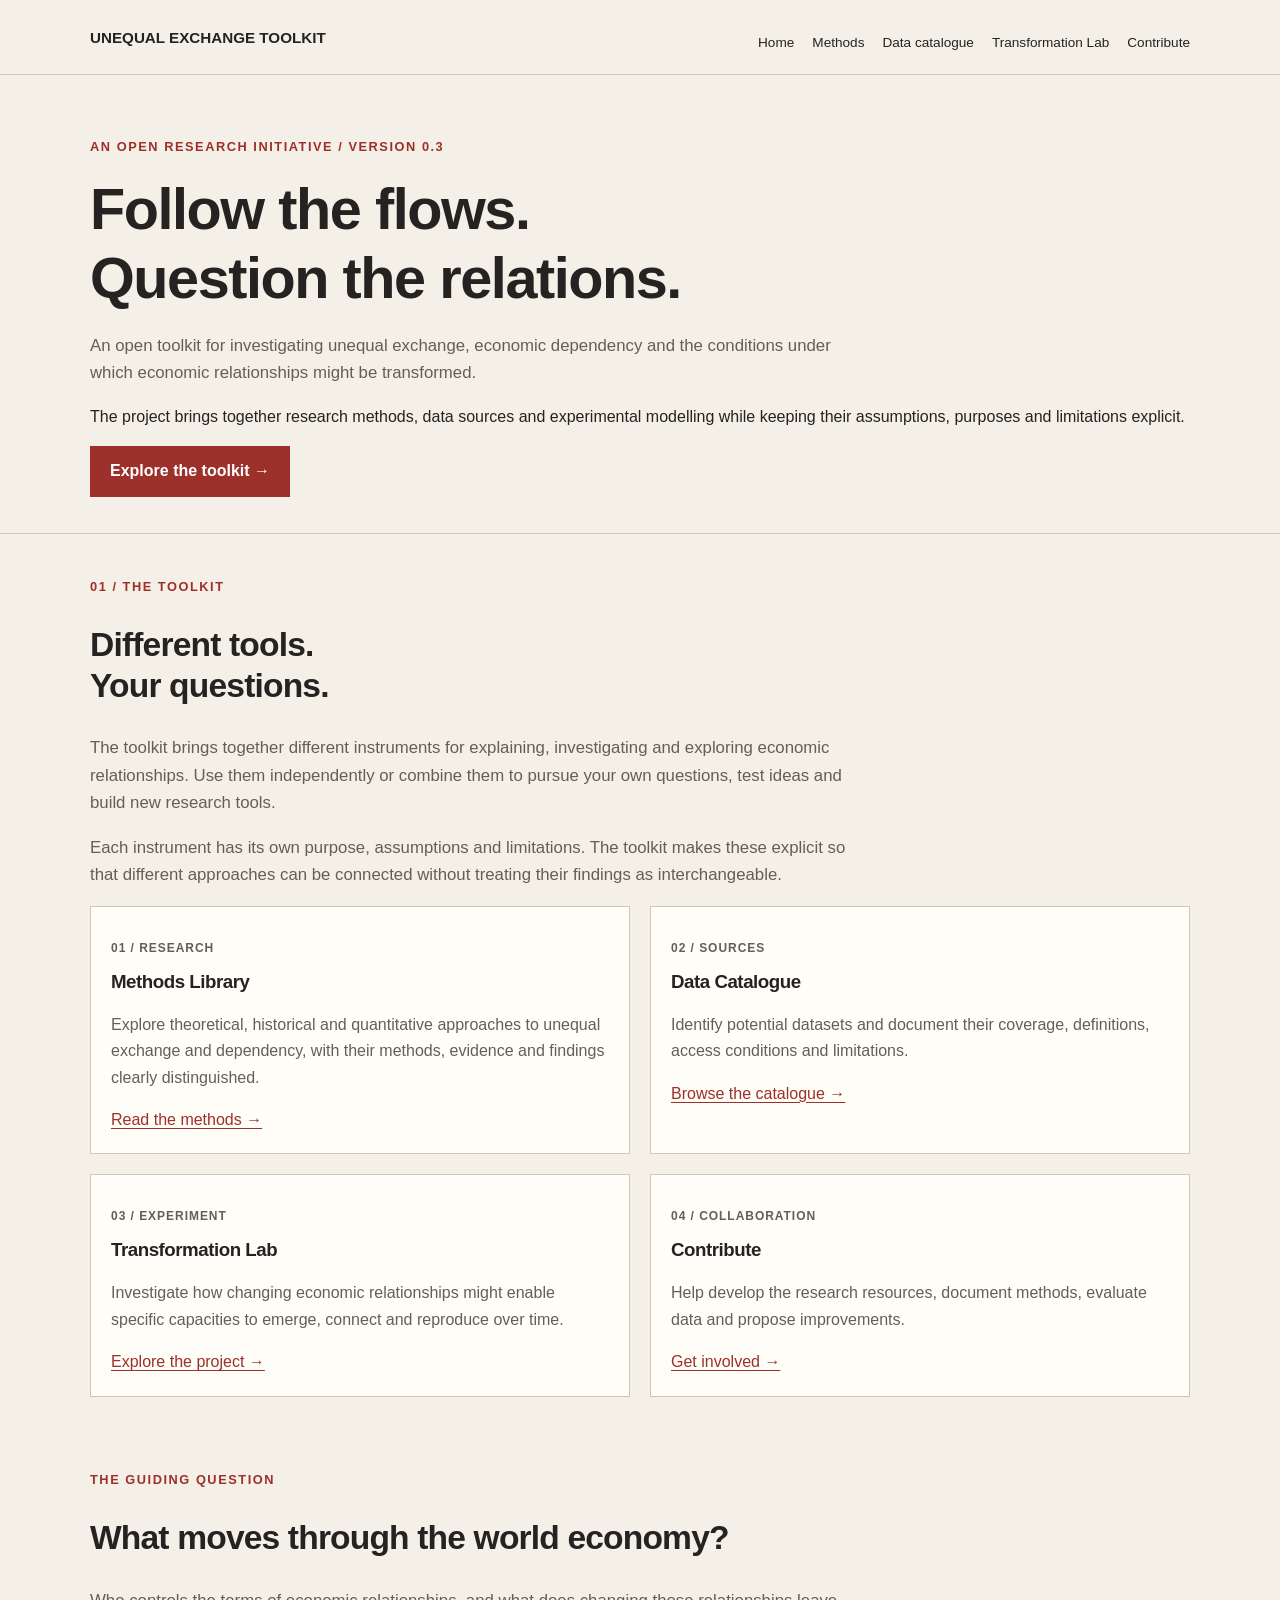
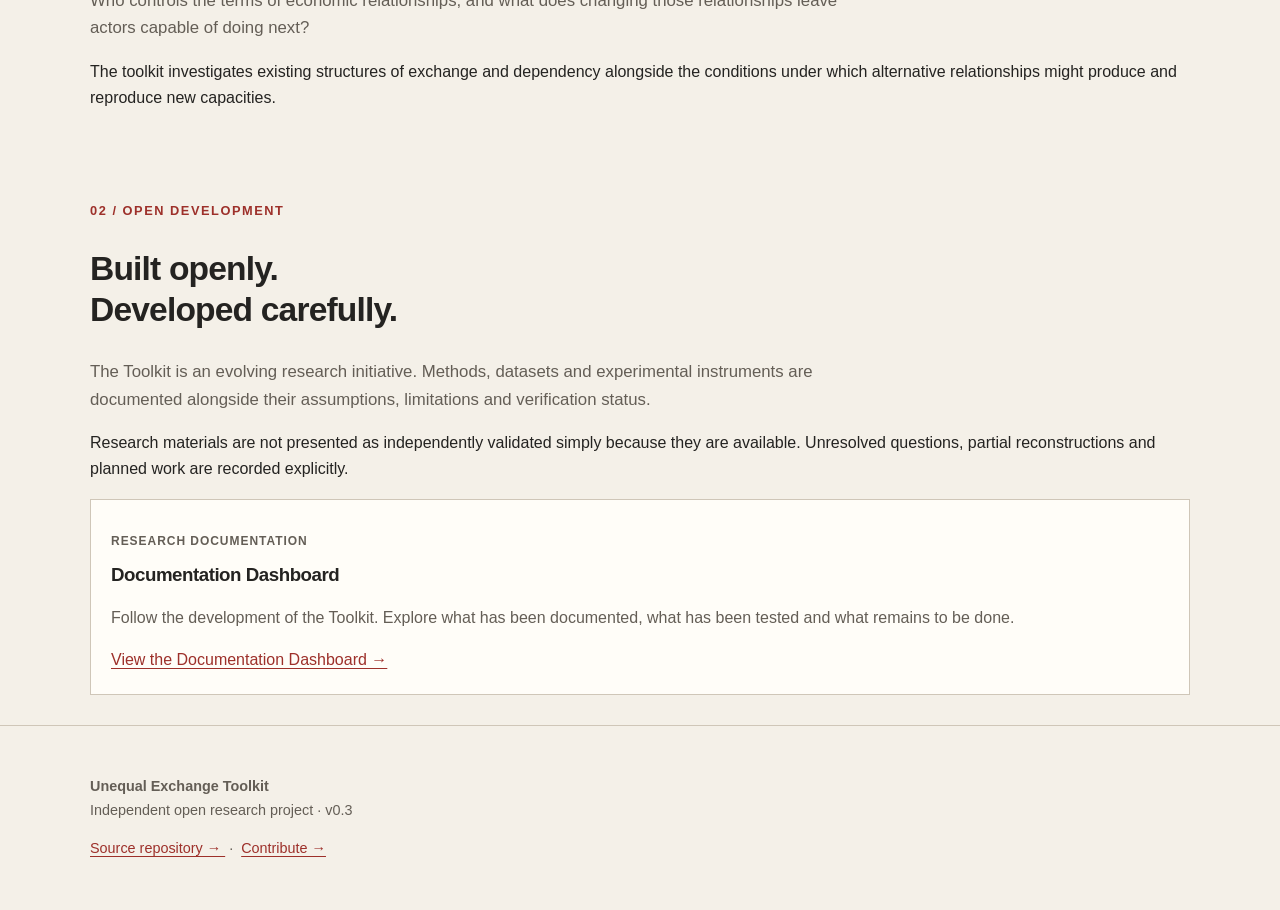
<file: index.html>
<!DOCTYPE html>
<html lang="en">
<head>
  <meta charset="UTF-8">
  <meta name="viewport" content="width=device-width, initial-scale=1">

  <meta name="description"
        content="An open research toolkit for investigating unequal exchange, economic dependency and the possibilities for transformation.">

  <title>Unequal Exchange Toolkit | Home</title>

  <link rel="stylesheet" href="assets/style.css">
</head>

<body>

<header>
  <div class="container">

    <a class="brand" href="index.html">
      UNEQUAL EXCHANGE TOOLKIT
    </a>

    <nav aria-label="Main navigation">
      <a href="index.html" aria-current="page">Home</a>
      <a href="methods/">Methods</a>
      <a href="data/">Data catalogue</a>
      <a href="transformation-lab/">Transformation Lab</a>
      <a href="contribute/">Contribute</a>
    </nav>

  </div>
</header>

<main id="main">

  <section class="hero">
    <div class="container">

      <p class="eyebrow">
        An open research initiative / Version 0.3
      </p>

      <h1>
        Follow the flows.<br>
        Question the relations.
      </h1>

      <p class="lead">
        An open toolkit for investigating unequal
        exchange, economic dependency and the
        conditions under which economic relationships
        might be transformed.
      </p>

      <p>
        The project brings together research methods,
        data sources and experimental modelling while
        keeping their assumptions, purposes and
        limitations explicit.
      </p>

      <a class="button" href="methods/">
        Explore the toolkit &rarr;
      </a>

    </div>
  </section>

  <section>
    <div class="container">

      <p class="eyebrow">01 / The toolkit</p>

      <h2>
        Different tools.<br>
        Your questions.
      </h2>

      <p class="lead">
        The toolkit brings together different instruments
        for explaining, investigating and exploring
        economic relationships. Use them independently
        or combine them to pursue your own questions,
        test ideas and build new research tools.
      </p>
      
      <p class="lead">
        Each instrument has its own purpose, assumptions
        and limitations. The toolkit makes these explicit
        so that different approaches can be connected
        without treating their findings as interchangeable.
      </p>

      <div class="grid">

        <article class="card">

          <p class="tag">01 / Research</p>

          <h3>Methods Library</h3>

          <p>
            Explore theoretical, historical
            and quantitative approaches to unequal
            exchange and dependency, with their
            methods, evidence and findings
            clearly distinguished.
          </p>

          <a href="methods/">
            Read the methods &rarr;
          </a>

        </article>

        <article class="card">

          <p class="tag">02 / Sources</p>

          <h3>Data Catalogue</h3>

          <p>
            Identify potential datasets and
            document their coverage, definitions,
            access conditions and limitations.
          </p>

          <a href="data/">
            Browse the catalogue &rarr;
          </a>

        </article>

        <article class="card">

          <p class="tag">03 / Experiment</p>

          <h3>Transformation Lab</h3>

          <p>
            Investigate how changing economic
            relationships might enable specific
            capacities to emerge, connect
            and reproduce over time.
          </p>

          <a href="transformation-lab/">
            Explore the project &rarr;
          </a>

        </article>

        <article class="card">

          <p class="tag">04 / Collaboration</p>

          <h3>Contribute</h3>

          <p>
            Help develop the research resources,
            document methods, evaluate data
            and propose improvements.
          </p>

          <a href="contribute/">
            Get involved &rarr;
          </a>

        </article>

      </div>

    </div>
  </section>

  <section>
    <div class="container">

      <p class="eyebrow">The guiding question</p>

      <h2>
        What moves through the world economy?
      </h2>

      <p class="lead">
        Who controls the terms of economic
        relationships, and what does changing
        those relationships leave actors
        capable of doing next?
      </p>

      <p>
        The toolkit investigates existing
        structures of exchange and dependency
        alongside the conditions under which
        alternative relationships might
        produce and reproduce new capacities.
      </p>

    </div>
  </section>

  <section>
    <div class="container">


      <p class="eyebrow">02 / Open development</p>

      <h2>
        Built openly.<br>
        Developed carefully.
      </h2>

      <p class="lead">
        The Toolkit is an evolving research initiative.
        Methods, datasets and experimental instruments
        are documented alongside their assumptions,
        limitations and verification status.
      </p>

      <p>
        Research materials are not presented as independently
        validated simply because they are available.
        Unresolved questions, partial reconstructions
        and planned work are recorded explicitly.
      </p>

      <div class="card">

        <p class="tag">Research documentation</p>

        <h3>Documentation Dashboard</h3>

        <p>
          Follow the development of the Toolkit.
          Explore what has been documented, what has
          been tested and what remains to be done.
        </p>

        <a href="documentation/">
          View the Documentation Dashboard &rarr;
        </a>

      </div>

    </div>
  </section>

</main>

<footer>
  <div class="container">

    <p>
      <strong>Unequal Exchange Toolkit</strong><br>
      Independent open research project · v0.3
    </p>

    <p>
      <a href="https://github.com/unequal-exchange-toolkit/toolkit">
        Source repository &rarr;
      </a>
      &nbsp;·&nbsp;
      <a href="contribute/">
        Contribute &rarr;
      </a>
    </p>

  </div>
</footer>

</body>
</html>
</file>
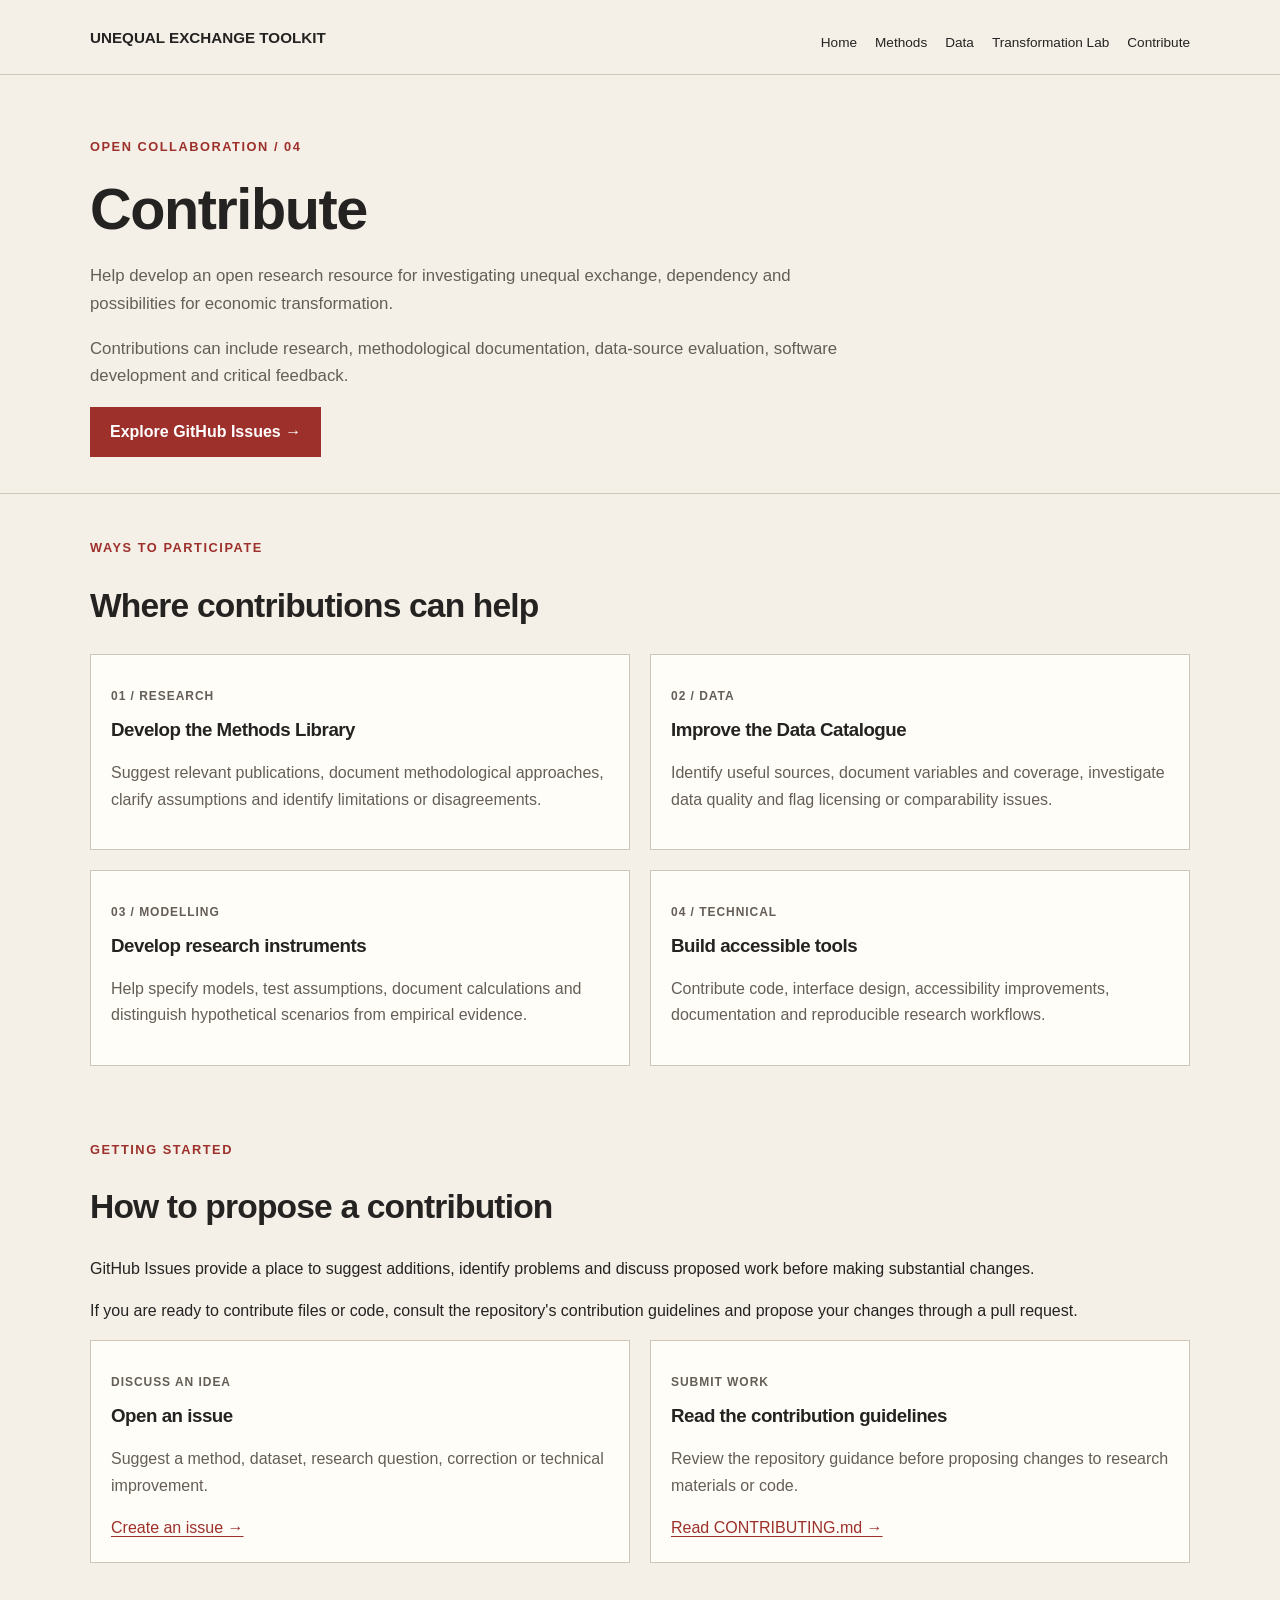
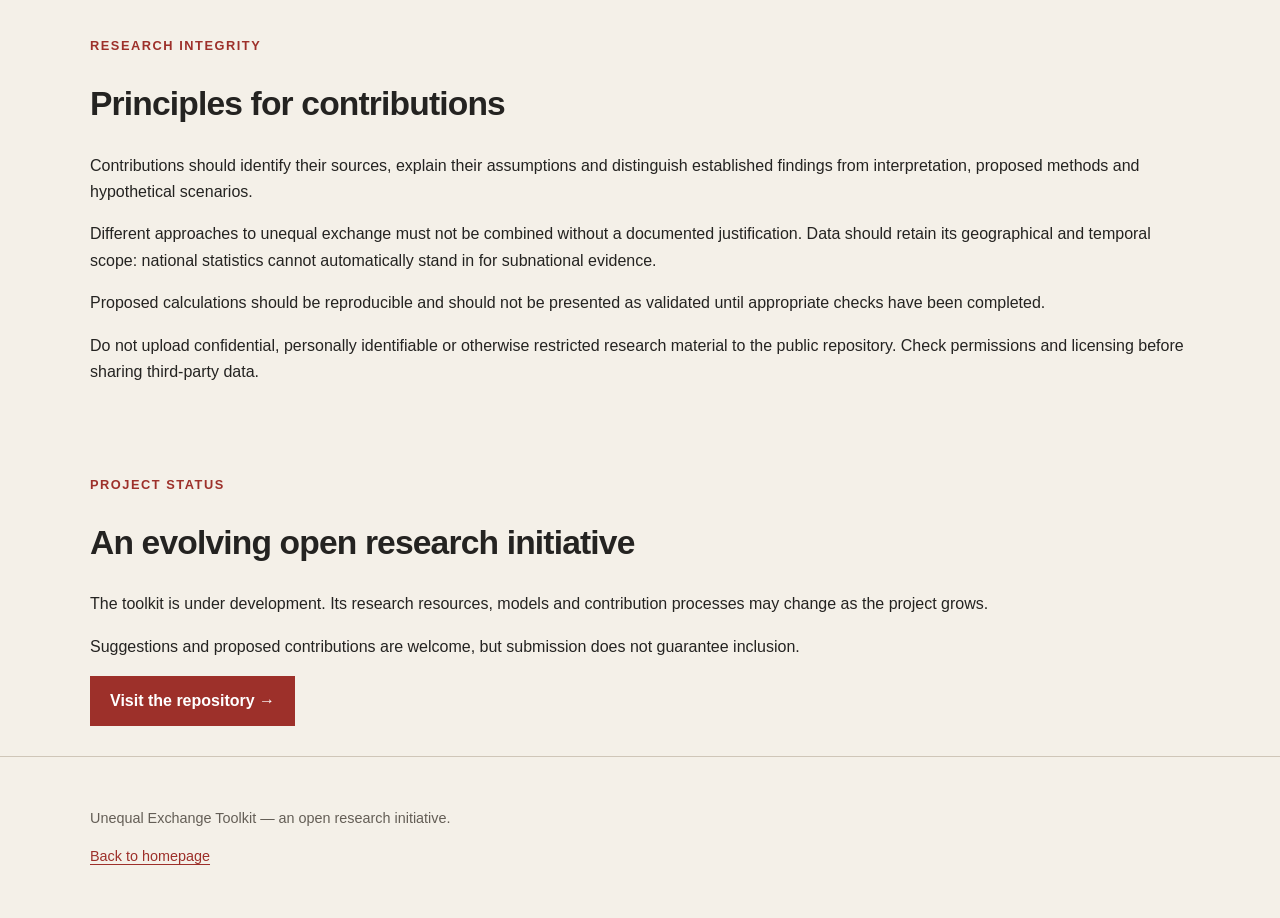
<file: contribute/index.html>
<!DOCTYPE html>
<html lang="en">
<head>
  <meta charset="UTF-8">
  <meta name="viewport" content="width=device-width, initial-scale=1">

  <title>Contribute | Unequal Exchange Toolkit</title>

  <meta name="description"
        content="Contribute research, methods, data documentation and technical work to the open-source Unequal Exchange Toolkit.">

  <link rel="stylesheet" href="../assets/style.css">
</head>

<body>

<header>
  <div class="container">
    <a class="brand" href="../index.html">
      UNEQUAL EXCHANGE TOOLKIT
    </a>

    <nav aria-label="Main navigation">
      <a href="../index.html">Home</a>
      <a href="../methods/">Methods</a>
      <a href="../data/">Data</a>
      <a href="../transformation-lab/">Transformation Lab</a>
      <a href="../contribute/">Contribute</a>
    </nav>
  </div>
</header>

<main>

  <div class="hero">
    <div class="container">

      <p class="eyebrow">Open collaboration / 04</p>

      <h1>Contribute</h1>

      <p class="lead">
        Help develop an open research resource
        for investigating unequal exchange,
        dependency and possibilities for
        economic transformation.
      </p>

      <p class="lead">
        Contributions can include research,
        methodological documentation,
        data-source evaluation, software
        development and critical feedback.
      </p>

      <a class="button"
         href="https://github.com/unequal-exchange-toolkit/toolkit/issues">
        Explore GitHub Issues &rarr;
      </a>

    </div>
  </div>

  <section>
    <div class="container">

      <p class="eyebrow">Ways to participate</p>

      <h2>Where contributions can help</h2>

      <div class="grid">

        <article class="card">
          <p class="tag">01 / Research</p>

          <h3>Develop the Methods Library</h3>

          <p>
            Suggest relevant publications,
            document methodological approaches,
            clarify assumptions and identify
            limitations or disagreements.
          </p>
        </article>

        <article class="card">
          <p class="tag">02 / Data</p>

          <h3>Improve the Data Catalogue</h3>

          <p>
            Identify useful sources, document
            variables and coverage, investigate
            data quality and flag licensing
            or comparability issues.
          </p>
        </article>

        <article class="card">
          <p class="tag">03 / Modelling</p>

          <h3>Develop research instruments</h3>

          <p>
            Help specify models, test
            assumptions, document calculations
            and distinguish hypothetical
            scenarios from empirical evidence.
          </p>
        </article>

        <article class="card">
          <p class="tag">04 / Technical</p>

          <h3>Build accessible tools</h3>

          <p>
            Contribute code, interface design,
            accessibility improvements,
            documentation and reproducible
            research workflows.
          </p>
        </article>

      </div>

    </div>
  </section>

  <section>
    <div class="container">

      <p class="eyebrow">Getting started</p>

      <h2>How to propose a contribution</h2>

      <p>
        GitHub Issues provide a place to
        suggest additions, identify problems
        and discuss proposed work before
        making substantial changes.
      </p>

      <p>
        If you are ready to contribute files
        or code, consult the repository's
        contribution guidelines and propose
        your changes through a pull request.
      </p>

      <div class="grid">

        <article class="card">
          <p class="tag">Discuss an idea</p>

          <h3>Open an issue</h3>

          <p>
            Suggest a method, dataset,
            research question, correction
            or technical improvement.
          </p>

          <a href="https://github.com/unequal-exchange-toolkit/toolkit/issues/new">
            Create an issue &rarr;
          </a>
        </article>

        <article class="card">
          <p class="tag">Submit work</p>

          <h3>Read the contribution guidelines</h3>

          <p>
            Review the repository guidance
            before proposing changes to
            research materials or code.
          </p>

          <a href="https://github.com/unequal-exchange-toolkit/toolkit/blob/main/CONTRIBUTING.md">
            Read CONTRIBUTING.md &rarr;
          </a>
        </article>

      </div>

    </div>
  </section>

  <section>
    <div class="container">

      <p class="eyebrow">Research integrity</p>

      <h2>Principles for contributions</h2>

      <p>
        Contributions should identify their
        sources, explain their assumptions
        and distinguish established findings
        from interpretation, proposed
        methods and hypothetical scenarios.
      </p>

      <p>
        Different approaches to unequal
        exchange must not be combined
        without a documented justification.
        Data should retain its geographical
        and temporal scope: national
        statistics cannot automatically
        stand in for subnational evidence.
      </p>

      <p>
        Proposed calculations should be
        reproducible and should not be
        presented as validated until
        appropriate checks have been
        completed.
      </p>

      <p>
        Do not upload confidential,
        personally identifiable or
        otherwise restricted research
        material to the public repository.
        Check permissions and licensing
        before sharing third-party data.
      </p>

    </div>
  </section>

  <section>
    <div class="container">

      <p class="eyebrow">Project status</p>

      <h2>An evolving open research initiative</h2>

      <p>
        The toolkit is under development.
        Its research resources, models
        and contribution processes may
        change as the project grows.
      </p>

      <p>
        Suggestions and proposed
        contributions are welcome,
        but submission does not
        guarantee inclusion.
      </p>

      <a class="button"
         href="https://github.com/unequal-exchange-toolkit/toolkit">
        Visit the repository &rarr;
      </a>

    </div>
  </section>

</main>

<footer>
  <div class="container">

    <p>
      Unequal Exchange Toolkit —
      an open research initiative.
    </p>

    <p>
      <a href="../index.html">
        Back to homepage
      </a>
    </p>

  </div>
</footer>

</body>
</html>
</file>
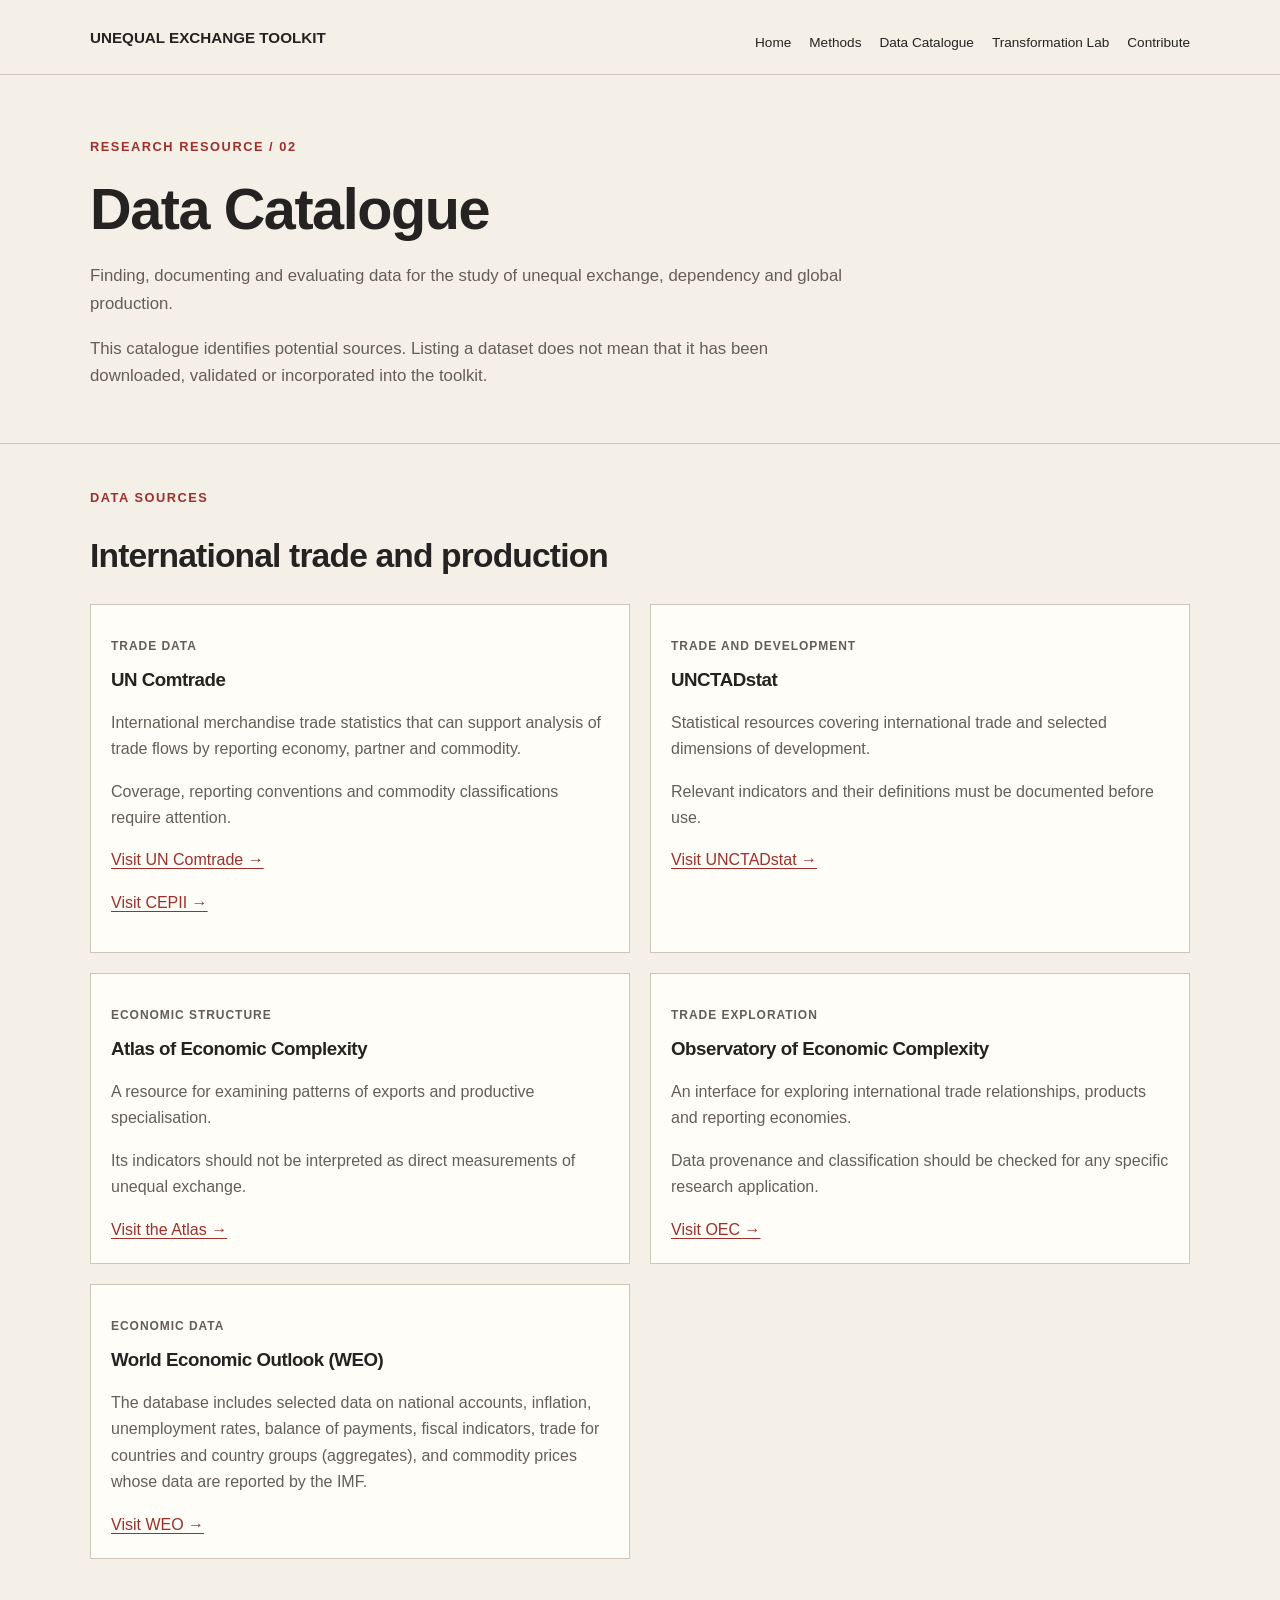
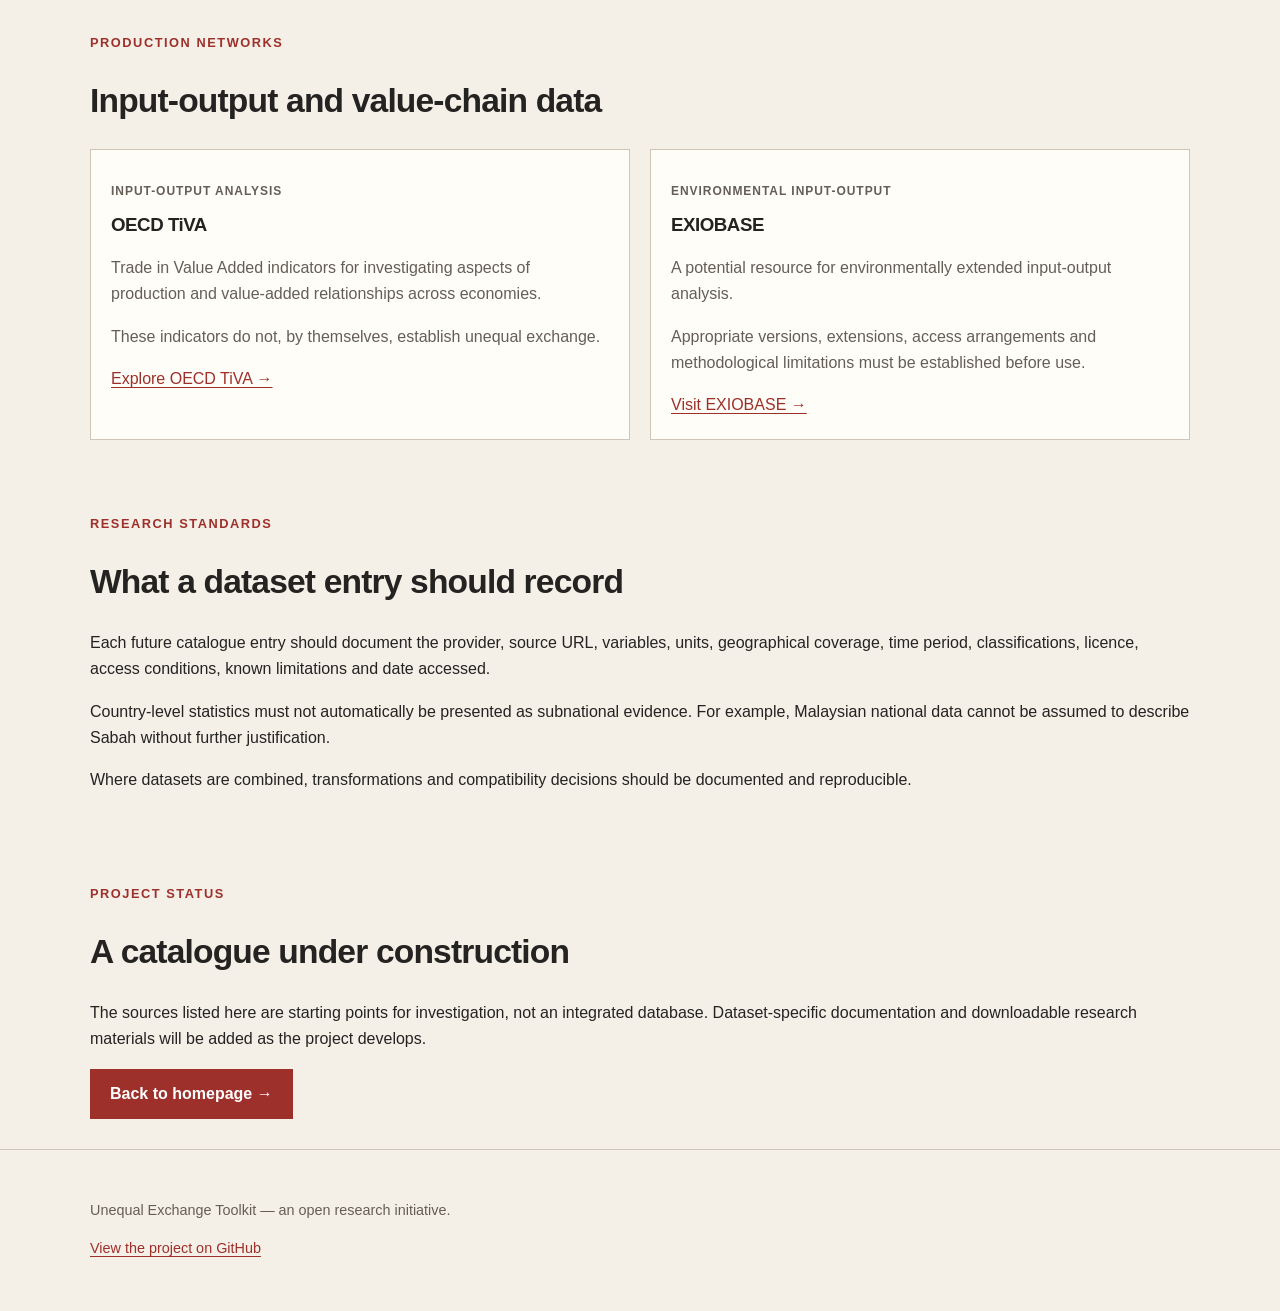
<file: data/index.html>
<!DOCTYPE html>
<html lang="en">
<head>
  <meta charset="UTF-8">
  <meta name="viewport" content="width=device-width, initial-scale=1">

  <title>Data Catalogue | Unequal Exchange Toolkit</title>

  <meta name="description"
        content="A catalogue of potential data sources for researching unequal exchange, dependency and global economic relationships.">

  <link rel="stylesheet" href="../assets/style.css">
</head>

<body>

<header>
  <div class="container">
    <a class="brand" href="../index.html">
      UNEQUAL EXCHANGE TOOLKIT
    </a>

    <nav aria-label="Main navigation">
      <a href="../index.html">Home</a>
      <a href="../methods/">Methods</a>
      <a href="../data/">Data Catalogue</a>
      <a href="../transformation-lab/">Transformation Lab</a>
      <a href="../contribute/">Contribute</a>
    </nav>
  </div>
</header>

<main>

  <div class="hero">
    <div class="container">

      <p class="eyebrow">Research resource / 02</p>

      <h1>Data Catalogue</h1>

      <p class="lead">
        Finding, documenting and evaluating
        data for the study of unequal exchange,
        dependency and global production.
      </p>

      <p class="lead">
        This catalogue identifies potential
        sources. Listing a dataset does not
        mean that it has been downloaded,
        validated or incorporated into
        the toolkit.
      </p>

    </div>
  </div>

  <section>
    <div class="container">

      <p class="eyebrow">Data sources</p>

      <h2>International trade and production</h2>

      <div class="grid">

        <article class="card">
          <p class="tag">Trade data</p>
          <h3>UN Comtrade</h3>

          <p>
            International merchandise trade
            statistics that can support analysis
            of trade flows by reporting economy,
            partner and commodity.
          </p>

          <p>
            Coverage, reporting conventions
            and commodity classifications
            require attention.
          </p>

          <p>
            <a href="https://comtradeplus.un.org/"
               target="_blank" rel="noopener noreferrer">
              Visit UN Comtrade &rarr;
            </a>
          </p>
          
          <p>
            <a href="https://www.cepii.fr/DATA_DOWNLOAD/baci/doc/baci_webpage.html"
               target="_blank" rel="noopener noreferrer">
             Visit CEPII &rarr;
            </a>
          </p>
          
        </article>

        <article class="card">
          <p class="tag">Trade and development</p>
          <h3>UNCTADstat</h3>

          <p>
            Statistical resources covering
            international trade and selected
            dimensions of development.
          </p>

          <p>
            Relevant indicators and their
            definitions must be documented
            before use.
          </p>

          <a href="https://unctadstat.unctad.org/"
             target="_blank" rel="noopener noreferrer">
            Visit UNCTADstat &rarr;
          </a>
        </article>

        <article class="card">
          <p class="tag">Economic structure</p>
          <h3>Atlas of Economic Complexity</h3>

          <p>
            A resource for examining patterns
            of exports and productive
            specialisation.
          </p>

          <p>
            Its indicators should not be
            interpreted as direct measurements
            of unequal exchange.
          </p>

          <a href="https://atlas.hks.harvard.edu/"
             target="_blank" rel="noopener noreferrer">
            Visit the Atlas &rarr;
          </a>
        </article>

        <article class="card">
          <p class="tag">Trade exploration</p>
          <h3>Observatory of Economic Complexity</h3>

          <p>
            An interface for exploring
            international trade relationships,
            products and reporting economies.
          </p>

          <p>
            Data provenance and classification
            should be checked for any
            specific research application.
          </p>

          <a href="https://oec.world/"
             target="_blank" rel="noopener noreferrer">
            Visit OEC &rarr;
          </a>
        </article>

        <article class="card">

          <p class="tag">Economic Data</p>

          <h3>World Economic Outlook (WEO)</h3>

          <p>
            The database includes selected data on national accounts, inflation, 
            unemployment rates, balance of payments, fiscal indicators, trade for countries 
            and country groups (aggregates), and commodity prices whose data are reported by 
            the IMF.
          </p>

          <a href="https://data.imf.org/en/datasets/IMF.RES:WEO"
             target="_blank" rel="noopener noreferrer">
             Visit WEO &rarr;
          </a>

        </article>

      </div>

    </div>
  </section>

  <section>
    <div class="container">

      <p class="eyebrow">Production networks</p>

      <h2>Input-output and value-chain data</h2>

      <div class="grid">

        <article class="card">
          <p class="tag">Input-output analysis</p>
          <h3>OECD TiVA</h3>

          <p>
            Trade in Value Added indicators
            for investigating aspects of
            production and value-added
            relationships across economies.
          </p>

          <p>
            These indicators do not, by
            themselves, establish unequal
            exchange.
          </p>

          <a href="https://www.oecd.org/en/topics/trade-in-value-added.html"
             target="_blank" rel="noopener noreferrer">
            Explore OECD TiVA &rarr;
          </a>
        </article>

        <article class="card">
          <p class="tag">Environmental input-output</p>
          <h3>EXIOBASE</h3>

          <p>
            A potential resource for
            environmentally extended
            input-output analysis.
          </p>

          <p>
            Appropriate versions, extensions,
            access arrangements and
            methodological limitations
            must be established before use.
          </p>

          <a href="https://www.exiobase.eu/"
             target="_blank" rel="noopener noreferrer">
            Visit EXIOBASE &rarr;
          </a>
        </article>

      </div>

    </div>
  </section>

  <section>
    <div class="container">

      <p class="eyebrow">Research standards</p>

      <h2>What a dataset entry should record</h2>

      <p>
        Each future catalogue entry should
        document the provider, source URL,
        variables, units, geographical
        coverage, time period, classifications,
        licence, access conditions,
        known limitations and date accessed.
      </p>

      <p>
        Country-level statistics must not
        automatically be presented as
        subnational evidence. For example,
        Malaysian national data cannot
        be assumed to describe Sabah
        without further justification.
      </p>

      <p>
        Where datasets are combined,
        transformations and compatibility
        decisions should be documented
        and reproducible.
      </p>

    </div>
  </section>

  <section>
    <div class="container">

      <p class="eyebrow">Project status</p>

      <h2>A catalogue under construction</h2>

      <p>
        The sources listed here are starting
        points for investigation, not an
        integrated database. Dataset-specific
        documentation and downloadable
        research materials will be added
        as the project develops.
      </p>

      <a class="button" href="../index.html">
        Back to homepage &rarr;
      </a>

    </div>
  </section>

</main>

<footer>
  <div class="container">

    <p>
      Unequal Exchange Toolkit —
      an open research initiative.
    </p>

    <p>
      <a href="https://github.com/unequal-exchange-toolkit/toolkit">
        View the project on GitHub
      </a>
    </p>

  </div>
</footer>

</body>
</html>
</file>
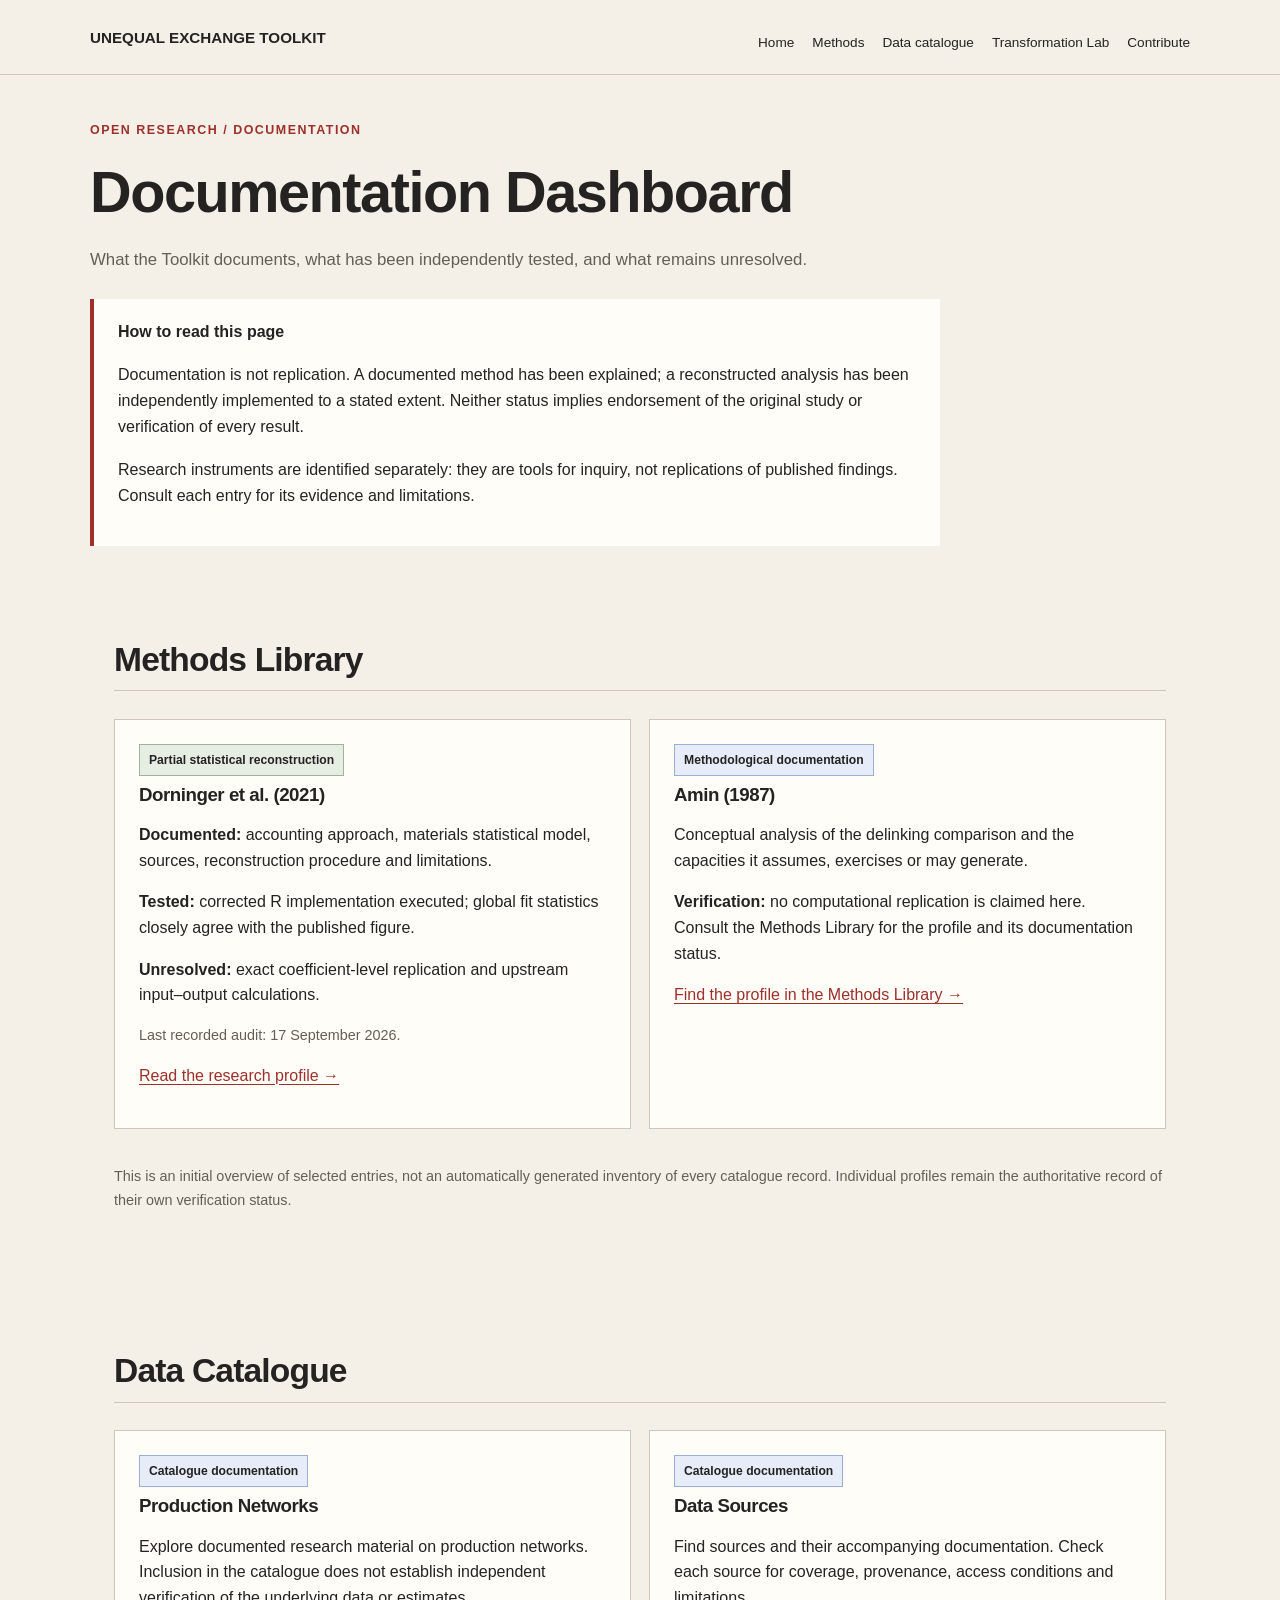
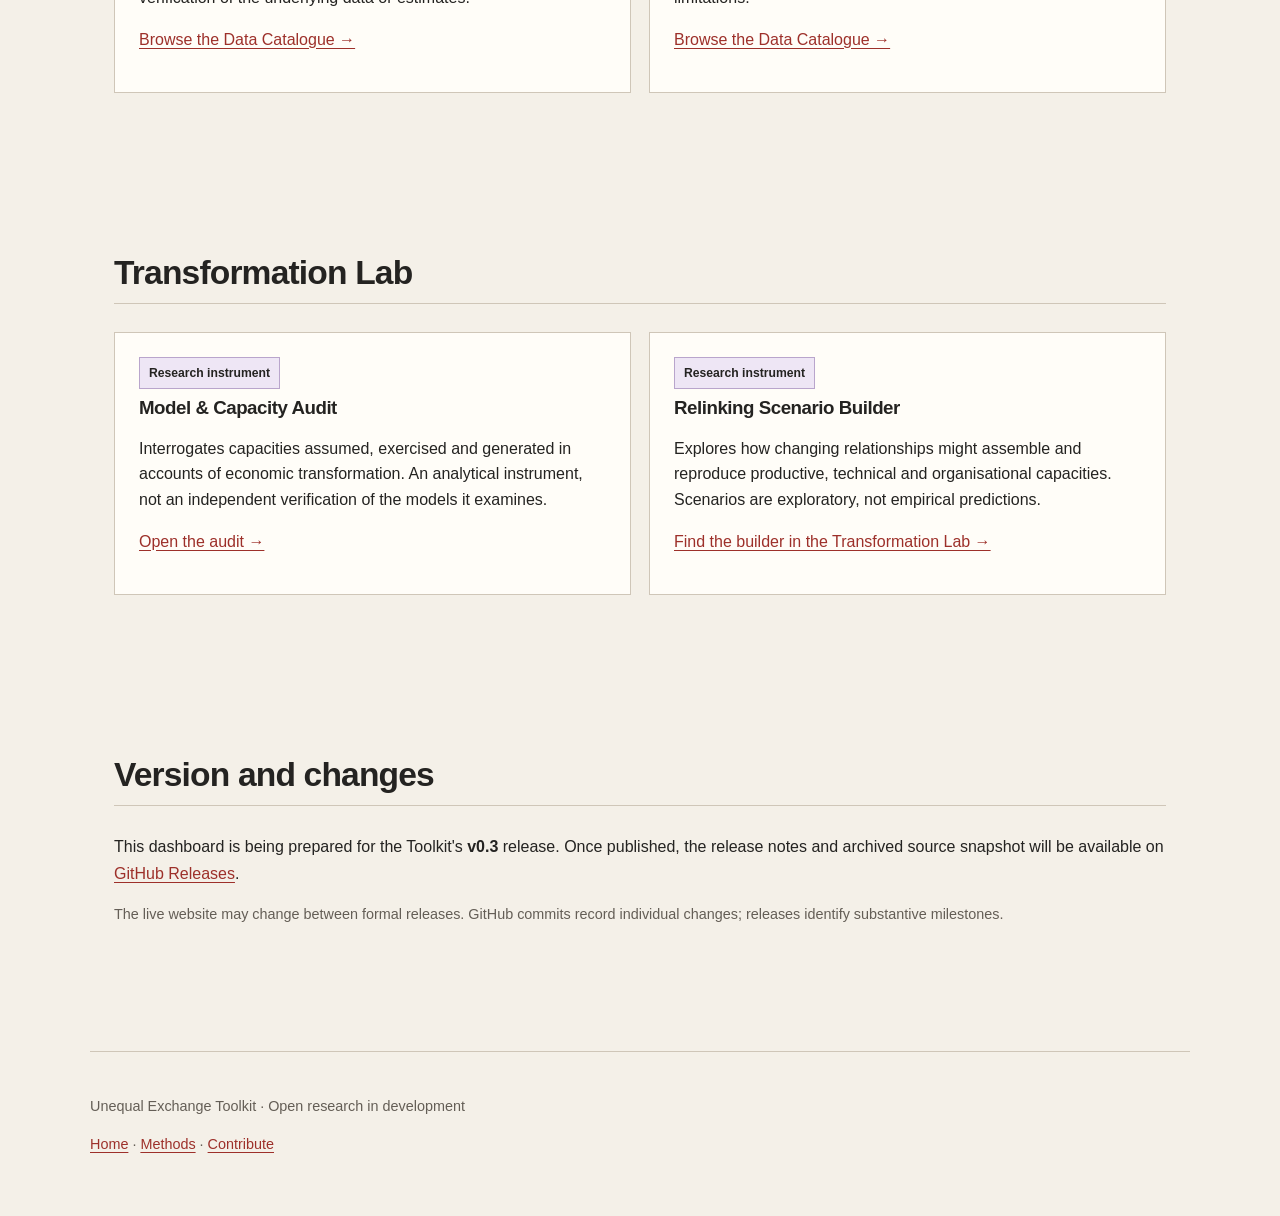
<file: documentation/index.html>
<!doctype html>
<html lang="en">
<head>
  <meta charset="utf-8">
  <meta name="viewport" content="width=device-width,initial-scale=1">
  <meta name="description" content="Documentation and verification status of Unequal Exchange Toolkit research materials.">
  <title>Documentation Dashboard | Unequal Exchange Toolkit</title>
  <link rel="stylesheet" href="../assets/style.css">
  <style>
    .dashboard { padding: 2rem 0 5rem; }
    .dashboard-intro { max-width: 850px; }
    .kicker { color:#9d302a; font-size:.78rem; font-weight:700; letter-spacing:.12em; text-transform:uppercase; }
    .note { background:#fffdf8; border-left:4px solid #9d302a; padding:20px 24px; margin:26px 0; }
    .entries { display:grid; grid-template-columns:repeat(auto-fit,minmax(min(100%,320px),1fr)); gap:18px; margin:22px 0 36px; }
    .entry { border:1px solid #cfc6b8; background:#fffdf8; padding:24px; min-width:0; }
    .entry h3 { margin:8px 0 12px; }
    .entry p { line-height:1.6; }
    .entry a { overflow-wrap:anywhere; }
    .status { display:inline-block; border:1px solid #9eb39a; background:#e6eee4; padding:5px 9px; font-size:.76rem; font-weight:700; }
    .status-doc { background:#e6edf9; border-color:#9ab0d1; }
    .status-tool { background:#eee6f5; border-color:#b9a5cc; }
    .small { color:#645e56; font-size:.9rem; }
    .dashboard section { margin-top:36px; }
    .dashboard h2 { border-bottom:1px solid #cfc6b8; padding-bottom:10px; }
  </style>
</head>
<body>
  <header>
    <div class="container">
      <a class="brand" href="../index.html">UNEQUAL EXCHANGE TOOLKIT</a>
      <nav aria-label="Main navigation">
        <a href="../index.html">Home</a>
        <a href="../methods/">Methods</a>
        <a href="../data/">Data catalogue</a>
        <a href="../transformation-lab/">Transformation Lab</a>
        <a href="../contribute/">Contribute</a>
      </nav>
    </div>
  </header>
  <main id="main" class="container dashboard">
    <div class="dashboard-intro">
      <p class="kicker">Open research / Documentation</p>
      <h1>Documentation Dashboard</h1>
      <p class="lead">What the Toolkit documents, what has been independently tested, and what remains unresolved.</p>
      <div class="note">
        <strong>How to read this page</strong>
        <p>Documentation is not replication. A documented method has been explained; a reconstructed analysis has been independently implemented to a stated extent. Neither status implies endorsement of the original study or verification of every result.</p>
        <p>Research instruments are identified separately: they are tools for inquiry, not replications of published findings. Consult each entry for its evidence and limitations.</p>
      </div>
    </div>

    <section aria-labelledby="methods-heading">
      <h2 id="methods-heading">Methods Library</h2>
      <div class="entries">
        <article class="entry">
          <span class="status">Partial statistical reconstruction</span>
          <h3>Dorninger et al. (2021)</h3>
          <p><strong>Documented:</strong> accounting approach, materials statistical model, sources, reconstruction procedure and limitations.</p>
          <p><strong>Tested:</strong> corrected R implementation executed; global fit statistics closely agree with the published figure.</p>
          <p><strong>Unresolved:</strong> exact coefficient-level replication and upstream input–output calculations.</p>
          <p class="small">Last recorded audit: 17 September 2026.</p>
          <p><a href="../methods/dorninger/">Read the research profile →</a></p>
        </article>
        <article class="entry">
          <span class="status status-doc">Methodological documentation</span>
          <h3>Amin (1987)</h3>
          <p>Conceptual analysis of the delinking comparison and the capacities it assumes, exercises or may generate.</p>
          <p><strong>Verification:</strong> no computational replication is claimed here. Consult the Methods Library for the profile and its documentation status.</p>
          <p><a href="../methods/">Find the profile in the Methods Library →</a></p>
        </article>
      </div>
      <p class="small">This is an initial overview of selected entries, not an automatically generated inventory of every catalogue record. Individual profiles remain the authoritative record of their own verification status.</p>
    </section>

    <section aria-labelledby="data-heading">
      <h2 id="data-heading">Data Catalogue</h2>
      <div class="entries">
        <article class="entry">
          <span class="status status-doc">Catalogue documentation</span>
          <h3>Production Networks</h3>
          <p>Explore documented research material on production networks. Inclusion in the catalogue does not establish independent verification of the underlying data or estimates.</p>
          <p><a href="../data/">Browse the Data Catalogue →</a></p>
        </article>
        <article class="entry">
          <span class="status status-doc">Catalogue documentation</span>
          <h3>Data Sources</h3>
          <p>Find sources and their accompanying documentation. Check each source for coverage, provenance, access conditions and limitations.</p>
          <p><a href="../data/">Browse the Data Catalogue →</a></p>
        </article>
      </div>
    </section>

    <section aria-labelledby="lab-heading">
      <h2 id="lab-heading">Transformation Lab</h2>
      <div class="entries">
        <article class="entry">
          <span class="status status-tool">Research instrument</span>
          <h3>Model &amp; Capacity Audit</h3>
          <p>Interrogates capacities assumed, exercised and generated in accounts of economic transformation. An analytical instrument, not an independent verification of the models it examines.</p>
          <p><a href="../transformation-lab/capacity-audit/">Open the audit →</a></p>
        </article>
        <article class="entry">
          <span class="status status-tool">Research instrument</span>
          <h3>Relinking Scenario Builder</h3>
          <p>Explores how changing relationships might assemble and reproduce productive, technical and organisational capacities. Scenarios are exploratory, not empirical predictions.</p>
          <p><a href="../transformation-lab/">Find the builder in the Transformation Lab →</a></p>
        </article>
      </div>
    </section>

    <section aria-labelledby="release-heading">
      <h2 id="release-heading">Version and changes</h2>
      <p>This dashboard is being prepared for the Toolkit's <strong>v0.3</strong> release. Once published, the release notes and archived source snapshot will be available on <a href="https://github.com/unequal-exchange-toolkit/toolkit/releases">GitHub Releases</a>.</p>
      <p class="small">The live website may change between formal releases. GitHub commits record individual changes; releases identify substantive milestones.</p>
    </section>
  </main>
  <footer class="container" style="border-top:1px solid #cfc6b8;padding:28px 0 45px">
    <p>Unequal Exchange Toolkit · Open research in development</p>
    <p><a href="../index.html">Home</a> · <a href="../methods/">Methods</a> · <a href="../contribute/">Contribute</a></p>
  </footer>
</body>
</html>
</file>
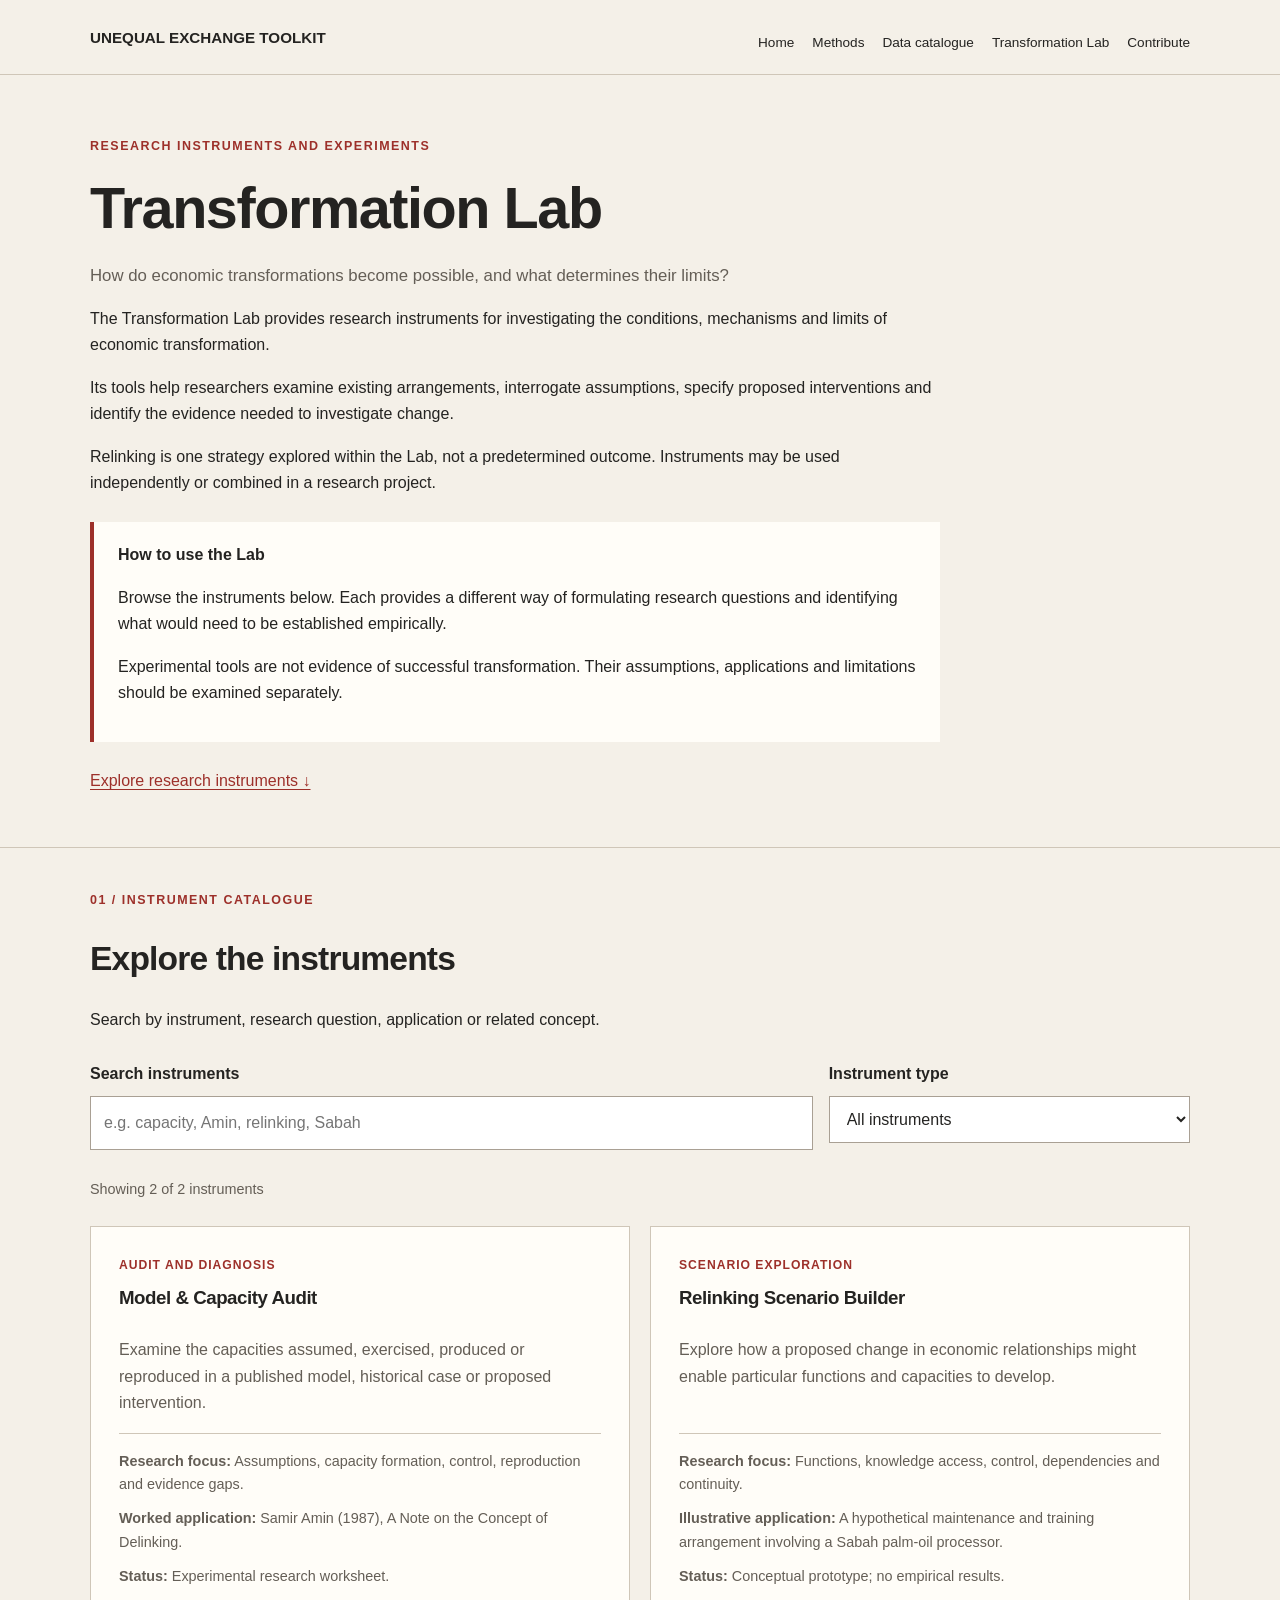
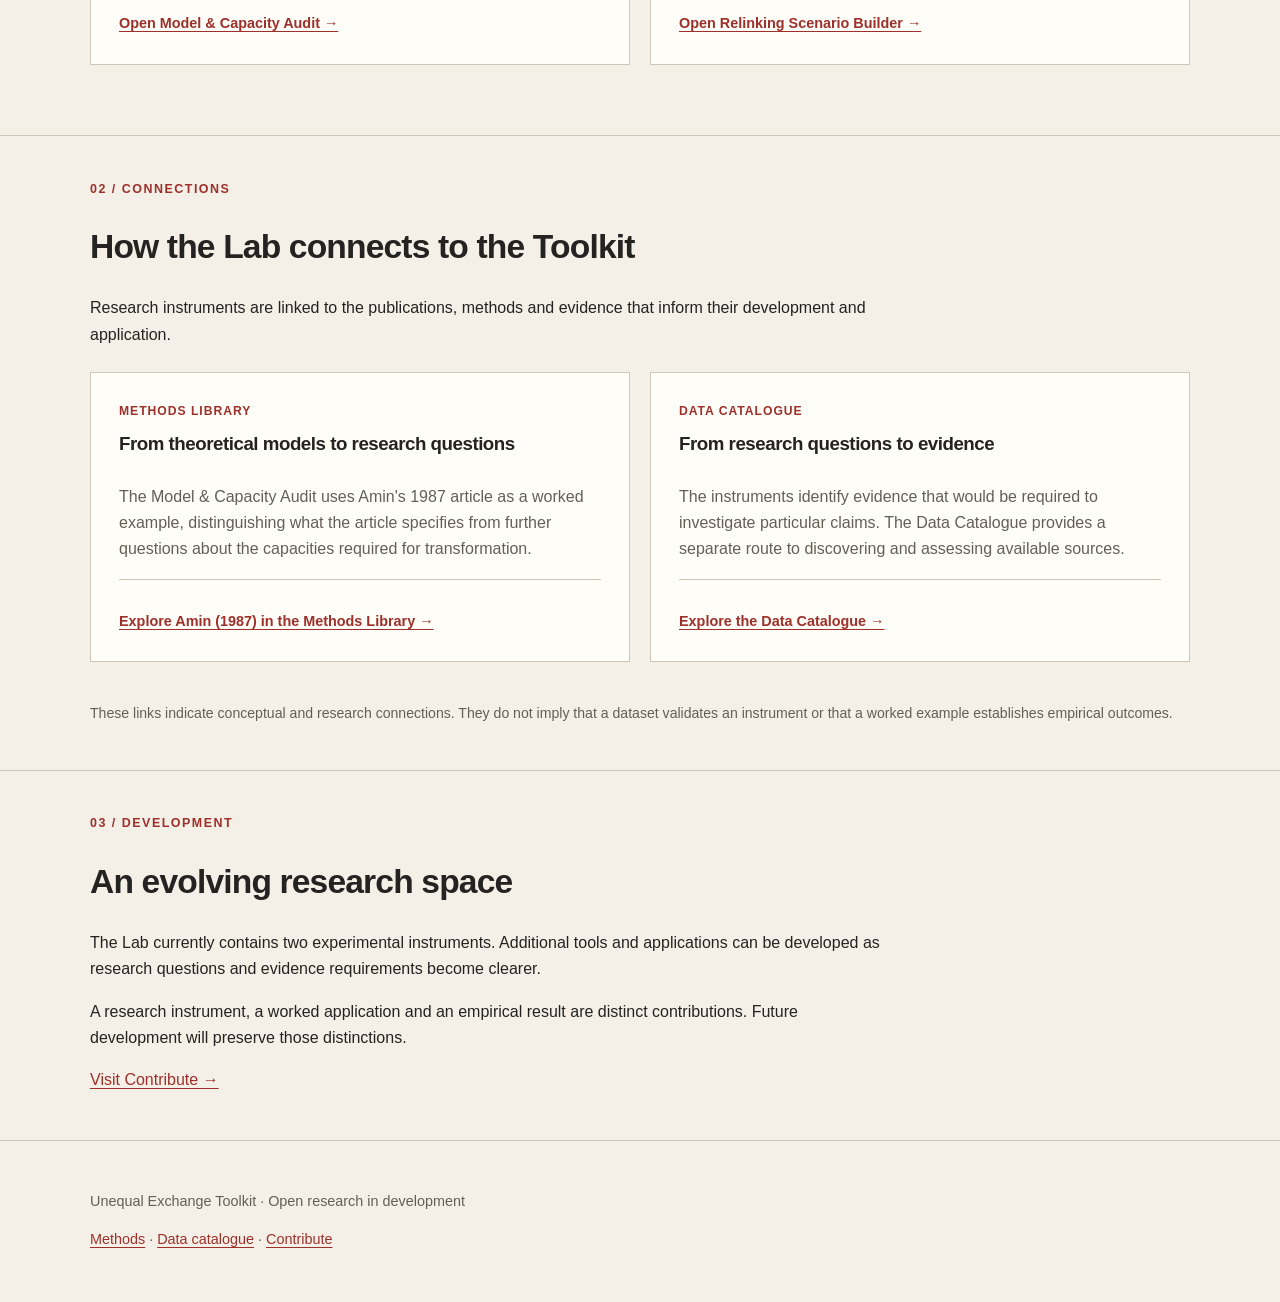
<file: transformation-lab/index.html>
<!DOCTYPE html>
<html lang="en">
<head>
  <meta charset="UTF-8">
  <meta name="viewport" content="width=device-width, initial-scale=1.0">

  <meta name="description"
        content="Explore research instruments for investigating the conditions, mechanisms and limits of economic transformation.">

  <title>Transformation Lab | Unequal Exchange Toolkit</title>

  <link rel="stylesheet" href="../assets/style.css">

  <style>
    .lab-intro {
      max-width: 850px;
    }

    .lab-kicker {
      color: #9d302a;
      font-size: 0.78rem;
      font-weight: 700;
      letter-spacing: 0.12em;
      text-transform: uppercase;
    }

    .lab-note {
      background: #fffdf8;
      border-left: 4px solid #9d302a;
      padding: 20px 24px;
      margin: 26px 0;
    }

    .lab-controls {
      display: grid;
      grid-template-columns: minmax(0, 2fr) minmax(180px, 1fr);
      gap: 16px;
      margin: 28px 0;
    }

    .lab-control label {
      display: block;
      font-weight: 700;
      margin-bottom: 8px;
    }

    .lab-control input,
    .lab-control select {
      width: 100%;
      box-sizing: border-box;
      padding: 13px;
      border: 1px solid #a9a094;
      background: #ffffff;
      color: #242321;
      font: inherit;
    }

    .lab-results-count {
      color: #645e56;
      font-size: 0.9rem;
      margin-bottom: 18px;
    }

    .lab-grid {
      display: grid;
      grid-template-columns: repeat(2, minmax(0, 1fr));
      gap: 20px;
      margin: 24px 0 40px;
    }

    .lab-card {
      background: #fffdf8;
      border: 1px solid #cfc6b8;
      padding: 28px;
      display: flex;
      flex-direction: column;
    }

    .lab-card-type {
      color: #9d302a;
      font-size: 0.76rem;
      font-weight: 700;
      letter-spacing: 0.08em;
      text-transform: uppercase;
    }

    .lab-card h3 {
      margin: 12px 0;
    }

    .lab-card p {
      color: #645e56;
    }

    .lab-card-details {
      border-top: 1px solid #cfc6b8;
      padding-top: 16px;
      margin-top: auto;
      font-size: 0.9rem;
    }

    .lab-card-details p {
      margin: 0 0 10px;
    }

    .lab-card-link {
      display: inline-block;
      margin-top: 14px;
      font-weight: 700;
    }

    .lab-empty {
      padding: 24px;
      background: #fffdf8;
      border: 1px solid #cfc6b8;
    }

    .lab-empty[hidden],
    .lab-card[hidden] {
      display: none;
    }

    .lab-section {
      padding: 30px 0;
    }

    .lab-section-heading {
      max-width: 790px;
    }

    .lab-small {
      color: #645e56;
      font-size: 0.88rem;
    }

    .lab-divider {
      border: 0;
      border-top: 1px solid #cfc6b8;
      margin: 0;
    }

    @media (max-width: 760px) {
      .lab-controls,
      .lab-grid {
        grid-template-columns: 1fr;
      }
    }
  </style>
</head>

<body>

<header>
  <div class="container">

    <a class="brand" href="../index.html">
      UNEQUAL EXCHANGE TOOLKIT
    </a>

    <nav aria-label="Main navigation">
      <a href="../index.html">Home</a>
      <a href="../methods/">Methods</a>
      <a href="../data/">Data catalogue</a>
      <a href="./" aria-current="page">Transformation Lab</a>
      <a href="../contribute/">Contribute</a>
    </nav>

  </div>
</header>

<main id="main">

  <!-- LAB INTRODUCTION -->

  <section class="hero">
    <div class="container">

      <div class="lab-intro">

        <p class="lab-kicker">
          Research instruments and experiments
        </p>

        <h1>Transformation Lab</h1>

        <p class="lead">
          How do economic transformations become possible,
          and what determines their limits?
        </p>

        <p>
          The Transformation Lab provides research instruments
          for investigating the conditions, mechanisms and limits
          of economic transformation.
        </p>

        <p>
          Its tools help researchers examine existing arrangements,
          interrogate assumptions, specify proposed interventions
          and identify the evidence needed to investigate change.
        </p>

        <p>
          Relinking is one strategy explored within the Lab,
          not a predetermined outcome. Instruments may be used
          independently or combined in a research project.
        </p>

        <div class="lab-note">

          <strong>How to use the Lab</strong>

          <p>
            Browse the instruments below. Each provides a different
            way of formulating research questions and identifying
            what would need to be established empirically.
          </p>

          <p>
            Experimental tools are not evidence of successful
            transformation. Their assumptions, applications and
            limitations should be examined separately.
          </p>

        </div>

        <p>
          <a href="#instruments">
            Explore research instruments ↓
          </a>
        </p>

      </div>

    </div>
  </section>


  <!-- SEARCHABLE CATALOGUE -->

  <section id="instruments" class="lab-section">
    <div class="container">

      <div class="lab-section-heading">

        <p class="lab-kicker">
          01 / Instrument catalogue
        </p>

        <h2>Explore the instruments</h2>

        <p>
          Search by instrument, research question, application
          or related concept.
        </p>

      </div>

      <div class="lab-controls">

        <div class="lab-control">

          <label for="lab-search">
            Search instruments
          </label>

          <input
            id="lab-search"
            type="search"
            placeholder="e.g. capacity, Amin, relinking, Sabah"
          >

        </div>

        <div class="lab-control">

          <label for="lab-filter">
            Instrument type
          </label>

          <select id="lab-filter">

            <option value="all">
              All instruments
            </option>

            <option value="audit">
              Audit and diagnosis
            </option>

            <option value="scenario">
              Scenario exploration
            </option>

          </select>

        </div>

      </div>

      <p
        id="lab-results-count"
        class="lab-results-count"
        role="status"
        aria-live="polite"
      >
        Showing 2 instruments
      </p>

      <div id="lab-grid" class="lab-grid">


        <!-- INSTRUMENT: CAPACITY AUDIT -->

        <article
          class="lab-card"
          data-type="audit"
          data-search="model capacity audit amin 1987 assumptions mechanisms reproduction evidence historical cases diagnosis transformation"
        >

          <span class="lab-card-type">
            Audit and diagnosis
          </span>

          <h3>Model &amp; Capacity Audit</h3>

          <p>
            Examine the capacities assumed, exercised,
            produced or reproduced in a published model,
            historical case or proposed intervention.
          </p>

          <div class="lab-card-details">

            <p>
              <strong>Research focus:</strong>
              Assumptions, capacity formation, control,
              reproduction and evidence gaps.
            </p>

            <p>
              <strong>Worked application:</strong>
              Samir Amin (1987), A Note on the Concept
              of Delinking.
            </p>

            <p>
              <strong>Status:</strong>
              Experimental research worksheet.
            </p>

            <a
              class="lab-card-link"
              href="capacity-audit/"
            >
              Open Model &amp; Capacity Audit →
            </a>

          </div>

        </article>


        <!-- INSTRUMENT: RELINKING SCENARIO -->

        <article
          class="lab-card"
          data-type="scenario"
          data-search="relinking scenario builder sabah palm oil machinery maintenance training supplier technical knowledge capacity transformation"
        >

          <span class="lab-card-type">
            Scenario exploration
          </span>

          <h3>Relinking Scenario Builder</h3>

          <p>
            Explore how a proposed change in economic
            relationships might enable particular functions
            and capacities to develop.
          </p>

          <div class="lab-card-details">

            <p>
              <strong>Research focus:</strong>
              Functions, knowledge access, control,
              dependencies and continuity.
            </p>

            <p>
              <strong>Illustrative application:</strong>
              A hypothetical maintenance and training
              arrangement involving a Sabah palm-oil processor.
            </p>

            <p>
              <strong>Status:</strong>
              Conceptual prototype; no empirical results.
            </p>

            <a
              class="lab-card-link"
              href="relinking-scenario/"
            >
              Open Relinking Scenario Builder →
            </a>

          </div>

        </article>

      </div>

      <div id="lab-empty" class="lab-empty" hidden>

        <p>
          No instruments match your search.
          Try a different term or select all instruments.
        </p>

      </div>

    </div>
  </section>


  <hr class="lab-divider">


  <!-- CONNECTIONS -->

  <section class="lab-section">
    <div class="container">

      <div class="lab-section-heading">

        <p class="lab-kicker">
          02 / Connections
        </p>

        <h2>How the Lab connects to the Toolkit</h2>

        <p>
          Research instruments are linked to the publications,
          methods and evidence that inform their development
          and application.
        </p>

      </div>

      <div class="lab-grid">

        <article class="lab-card">

          <span class="lab-card-type">
            Methods Library
          </span>

          <h3>From theoretical models to research questions</h3>

          <p>
            The Model &amp; Capacity Audit uses Amin's 1987
            article as a worked example, distinguishing what
            the article specifies from further questions about
            the capacities required for transformation.
          </p>

          <div class="lab-card-details">

            <a
              class="lab-card-link"
              href="../methods/amin-1987/"
            >
              Explore Amin (1987) in the Methods Library →
            </a>

          </div>

        </article>

        <article class="lab-card">

          <span class="lab-card-type">
            Data Catalogue
          </span>

          <h3>From research questions to evidence</h3>

          <p>
            The instruments identify evidence that would
            be required to investigate particular claims.
            The Data Catalogue provides a separate route
            to discovering and assessing available sources.
          </p>

          <div class="lab-card-details">

            <a
              class="lab-card-link"
              href="../data/"
            >
              Explore the Data Catalogue →
            </a>

          </div>

        </article>

      </div>

      <p class="lab-small">
        These links indicate conceptual and research connections.
        They do not imply that a dataset validates an instrument
        or that a worked example establishes empirical outcomes.
      </p>

    </div>
  </section>


  <hr class="lab-divider">


  <!-- DEVELOPMENT -->

  <section class="lab-section">
    <div class="container">

      <div class="lab-section-heading">

        <p class="lab-kicker">
          03 / Development
        </p>

        <h2>An evolving research space</h2>

        <p>
          The Lab currently contains two experimental instruments.
          Additional tools and applications can be developed
          as research questions and evidence requirements
          become clearer.
        </p>

        <p>
          A research instrument, a worked application and an
          empirical result are distinct contributions.
          Future development will preserve those distinctions.
        </p>

        <p>
          <a href="../contribute/">
            Visit Contribute →
          </a>
        </p>

      </div>

    </div>
  </section>

</main>


<footer>
  <div class="container">

    <p>
      Unequal Exchange Toolkit · Open research in development
    </p>

    <p>
      <a href="../methods/">Methods</a> ·
      <a href="../data/">Data catalogue</a> ·
      <a href="../contribute/">Contribute</a>
    </p>

  </div>
</footer>


<!-- CATALOGUE SEARCH -->

<script>
  "use strict";

  const searchInput = document.getElementById("lab-search");
  const typeFilter = document.getElementById("lab-filter");
  const cards = Array.from(
    document.querySelectorAll("#lab-grid .lab-card")
  );

  const resultsCount = document.getElementById(
    "lab-results-count"
  );

  const emptyMessage = document.getElementById("lab-empty");

  function filterInstruments() {

    const query = searchInput.value.trim().toLowerCase();
    const selectedType = typeFilter.value;

    let visibleCount = 0;

    cards.forEach(function (card) {

      const searchableText = (
        card.textContent + " " + card.dataset.search
      ).toLowerCase();

      const matchesSearch =
        query === "" || searchableText.includes(query);

      const matchesType =
        selectedType === "all" ||
        card.dataset.type === selectedType;

      const visible = matchesSearch && matchesType;

      card.hidden = !visible;

      if (visible) {
        visibleCount += 1;
      }

    });

    resultsCount.textContent =
      "Showing " + visibleCount + " of " +
      cards.length + " instruments";

    emptyMessage.hidden = visibleCount !== 0;

  }

  searchInput.addEventListener("input", filterInstruments);
  typeFilter.addEventListener("change", filterInstruments);

  filterInstruments();
</script>

</body>
</html>
</file>
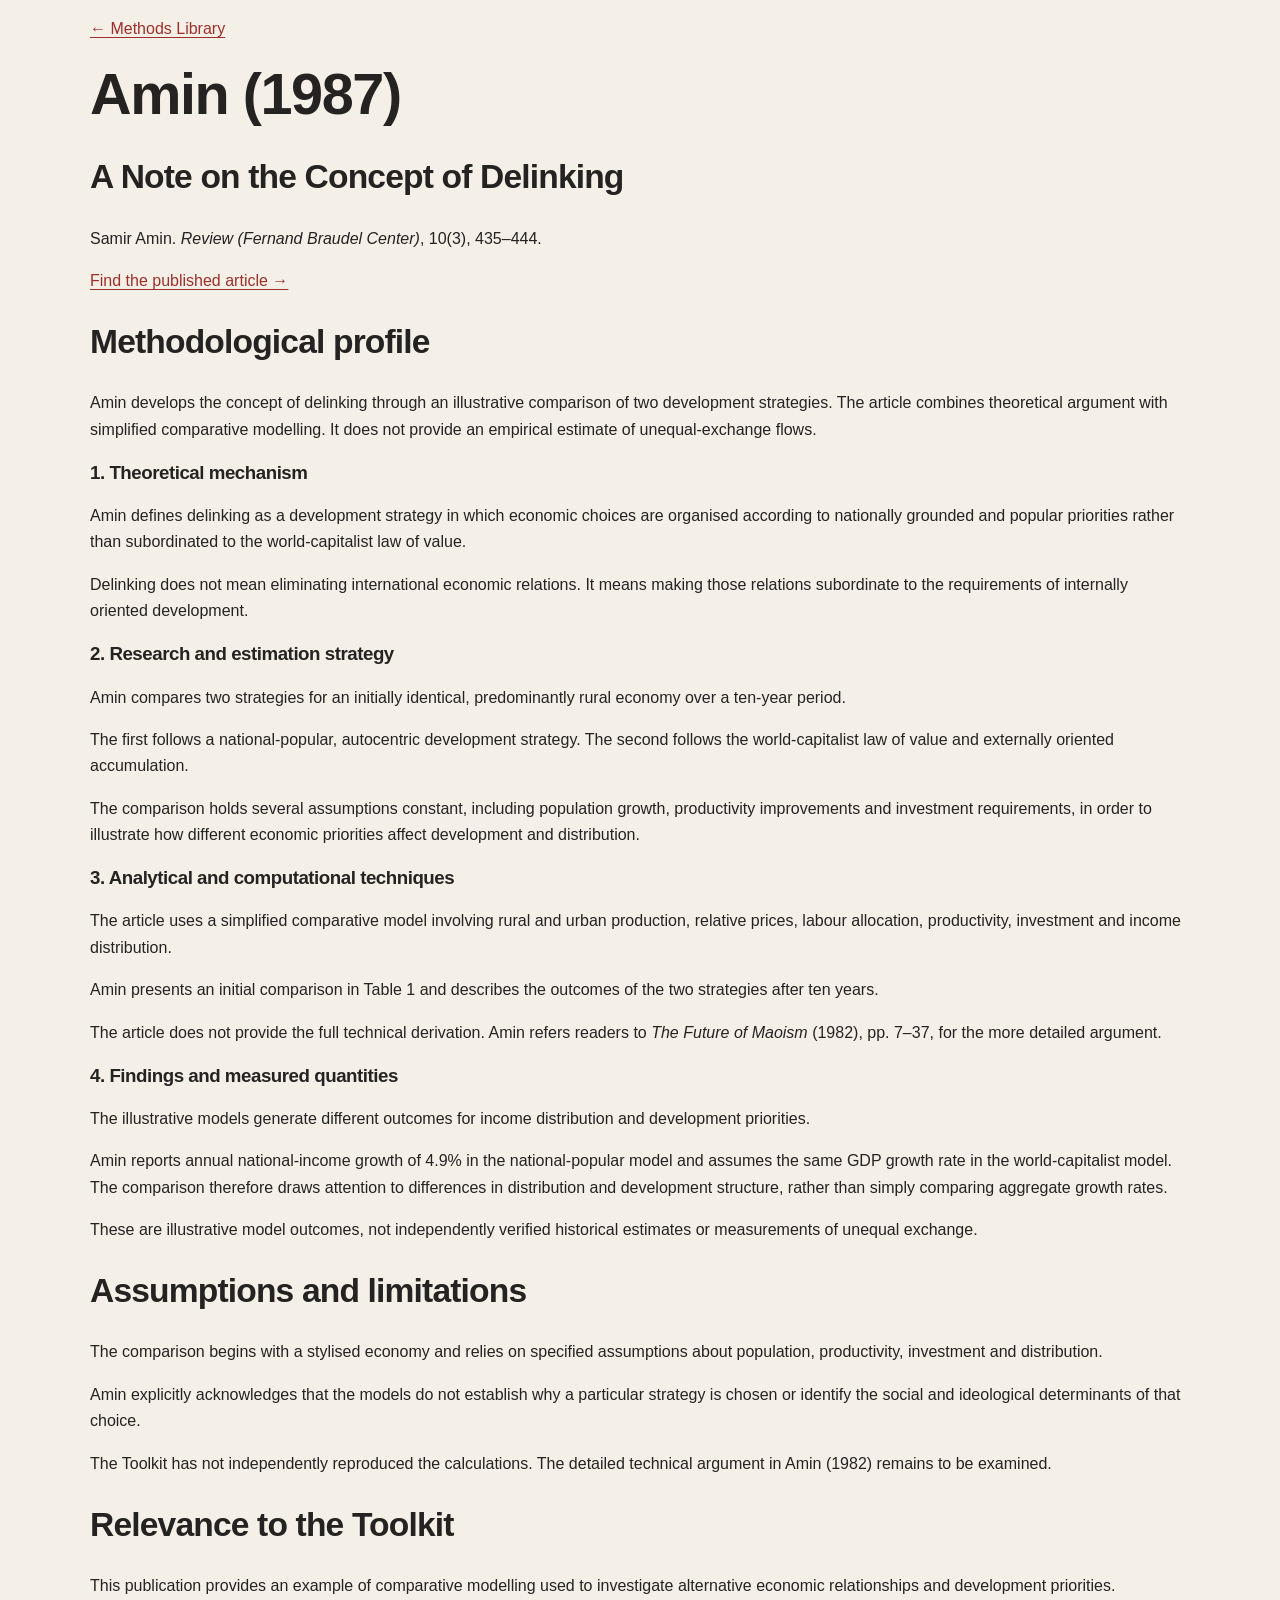
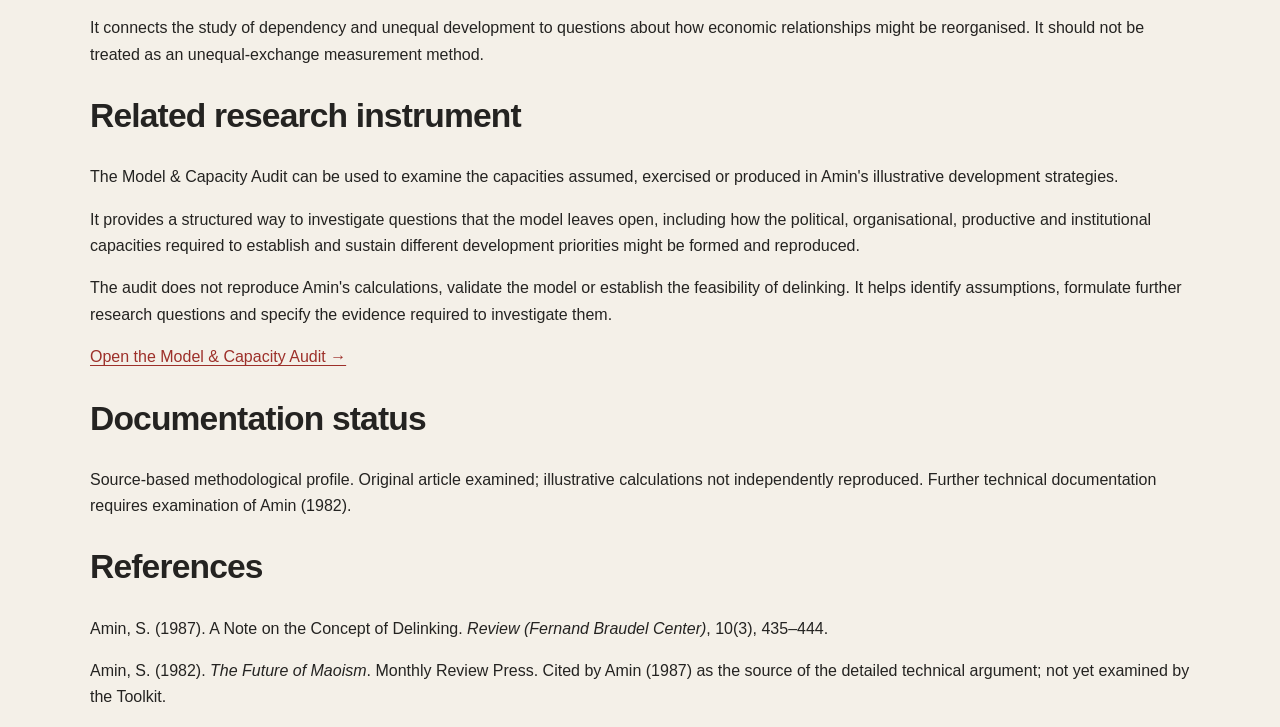
<file: methods/amin-1987/index.html>
<!DOCTYPE html>
<html lang="en">
<head>
  <meta charset="UTF-8">
  <meta name="viewport" content="width=device-width, initial-scale=1">
  <title>Amin (1987) | Unequal Exchange Toolkit</title>
  <link rel="stylesheet" href="../../assets/style.css">
</head>

<body>
  <main class="container">

    <p><a href="../">← Methods Library</a></p>

    <h1>Amin (1987)</h1>

    <h2>A Note on the Concept of Delinking</h2>

    <p>
      Samir Amin.
      <em>Review (Fernand Braudel Center)</em>,
      10(3), 435–444.
    </p>

    <p>
      <a href="https://www.jstor.org/action/doBasicSearch?Query=A+Note+on+the+Concept+of+Delinking+Samir+Amin">
        Find the published article →
      </a>
    </p>

    <h2>Methodological profile</h2>

    <p>
      Amin develops the concept of delinking through
      an illustrative comparison of two development
      strategies. The article combines theoretical
      argument with simplified comparative modelling.
      It does not provide an empirical estimate of
      unequal-exchange flows.
    </p>

    <h3>1. Theoretical mechanism</h3>

    <p>
      Amin defines delinking as a development strategy
      in which economic choices are organised according
      to nationally grounded and popular priorities
      rather than subordinated to the world-capitalist
      law of value.
    </p>

    <p>
      Delinking does not mean eliminating international
      economic relations. It means making those relations
      subordinate to the requirements of internally
      oriented development.
    </p>

    <h3>2. Research and estimation strategy</h3>

    <p>
      Amin compares two strategies for an initially
      identical, predominantly rural economy over
      a ten-year period.
    </p>

    <p>
      The first follows a national-popular,
      autocentric development strategy. The second
      follows the world-capitalist law of value and
      externally oriented accumulation.
    </p>

    <p>
      The comparison holds several assumptions
      constant, including population growth,
      productivity improvements and investment
      requirements, in order to illustrate how
      different economic priorities affect
      development and distribution.
    </p>

    <h3>3. Analytical and computational techniques</h3>

    <p>
      The article uses a simplified comparative
      model involving rural and urban production,
      relative prices, labour allocation,
      productivity, investment and income
      distribution.
    </p>

    <p>
      Amin presents an initial comparison in
      Table 1 and describes the outcomes of the
      two strategies after ten years.
    </p>

    <p>
      The article does not provide the full
      technical derivation. Amin refers readers
      to <em>The Future of Maoism</em> (1982),
      pp. 7–37, for the more detailed argument.
    </p>

    <h3>4. Findings and measured quantities</h3>

    <p>
      The illustrative models generate different
      outcomes for income distribution and
      development priorities.
    </p>

    <p>
      Amin reports annual national-income growth
      of 4.9% in the national-popular model and
      assumes the same GDP growth rate in the
      world-capitalist model. The comparison
      therefore draws attention to differences
      in distribution and development structure,
      rather than simply comparing aggregate
      growth rates.
    </p>

    <p>
      These are illustrative model outcomes,
      not independently verified historical
      estimates or measurements of unequal
      exchange.
    </p>

    <h2>Assumptions and limitations</h2>

    <p>
      The comparison begins with a stylised
      economy and relies on specified assumptions
      about population, productivity, investment
      and distribution.
    </p>

    <p>
      Amin explicitly acknowledges that the models
      do not establish why a particular strategy
      is chosen or identify the social and
      ideological determinants of that choice.
    </p>

    <p>
      The Toolkit has not independently reproduced
      the calculations. The detailed technical
      argument in Amin (1982) remains to be
      examined.
    </p>

    <h2>Relevance to the Toolkit</h2>

    <p>
      This publication provides an example of
      comparative modelling used to investigate
      alternative economic relationships and
      development priorities.
    </p>

    <p>
      It connects the study of dependency and
      unequal development to questions about
      how economic relationships might be
      reorganised. It should not be treated
      as an unequal-exchange measurement method.
    </p>

    <h2>Related research instrument</h2>

<p>
  The Model &amp; Capacity Audit can be used to
  examine the capacities assumed, exercised or
  produced in Amin's illustrative development
  strategies.
</p>

<p>
  It provides a structured way to investigate
  questions that the model leaves open, including
  how the political, organisational, productive
  and institutional capacities required to
  establish and sustain different development
  priorities might be formed and reproduced.
</p>

<p>
  The audit does not reproduce Amin's calculations,
  validate the model or establish the feasibility
  of delinking. It helps identify assumptions,
  formulate further research questions and
  specify the evidence required to investigate them.
</p>

<p>
  <a href="../../transformation-lab/capacity-audit/">
    Open the Model &amp; Capacity Audit →
  </a>
</p>

    <h2>Documentation status</h2>

    <p>
      Source-based methodological profile.
      Original article examined; illustrative
      calculations not independently reproduced.
      Further technical documentation requires
      examination of Amin (1982).
    </p>

    <h2>References</h2>

    <p>
      Amin, S. (1987). A Note on the Concept
      of Delinking. <em>Review (Fernand Braudel
      Center)</em>, 10(3), 435–444.
    </p>

    <p>
      Amin, S. (1982). <em>The Future of Maoism</em>.
      Monthly Review Press. Cited by Amin (1987)
      as the source of the detailed technical
      argument; not yet examined by the Toolkit.
    </p>

  </main>
</body>
</html>
</file>
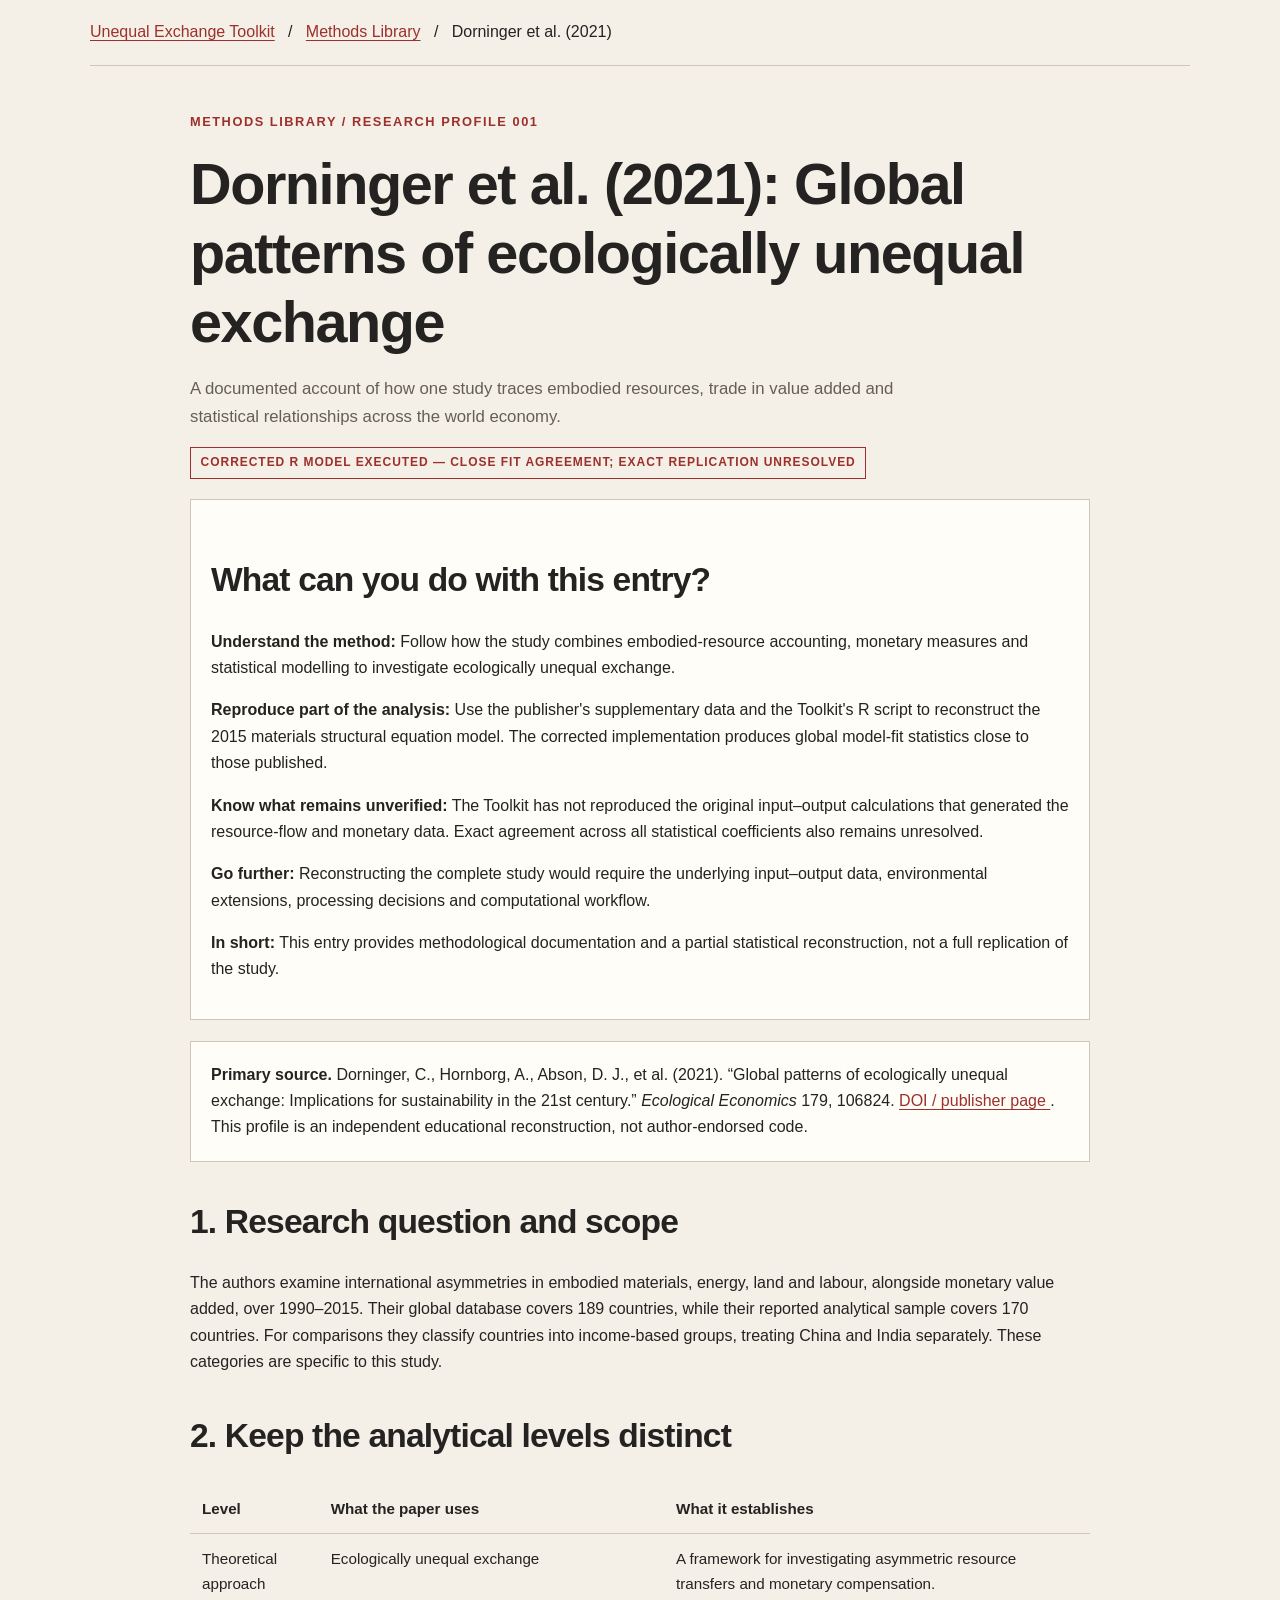
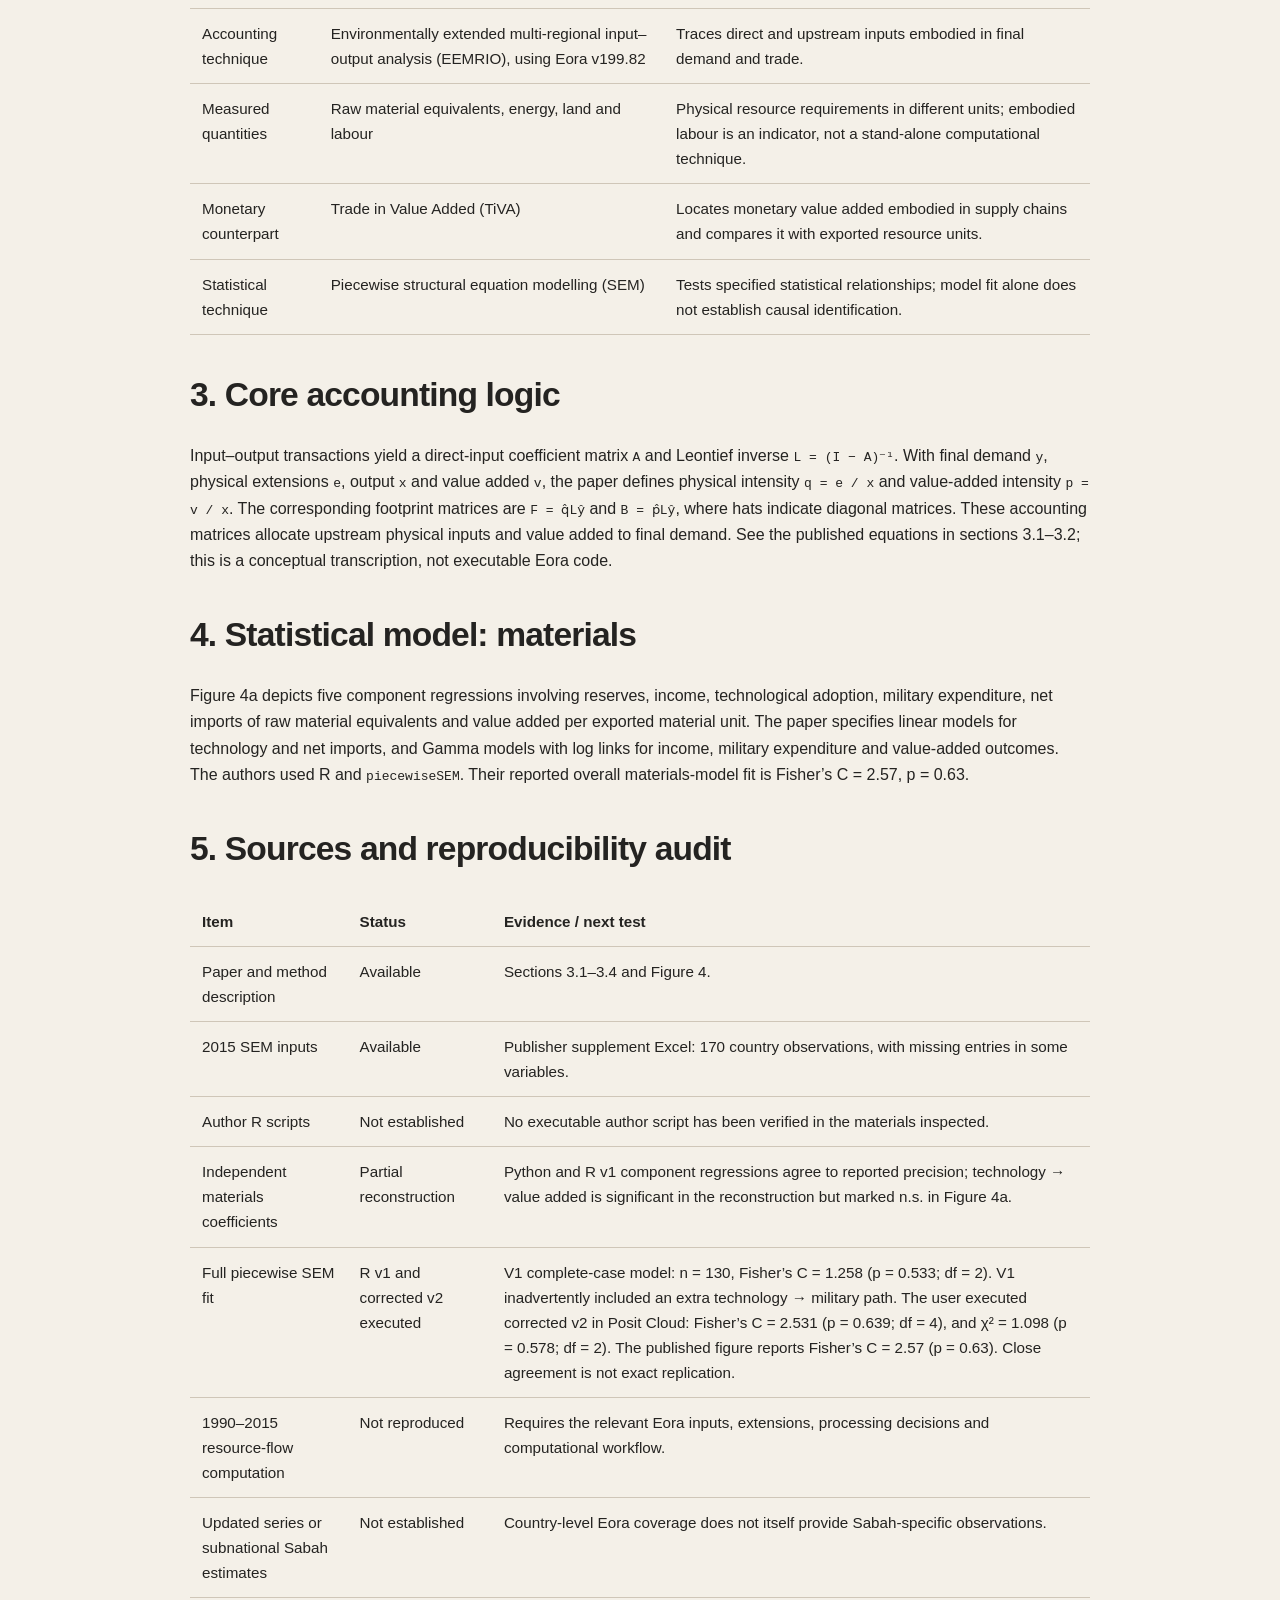
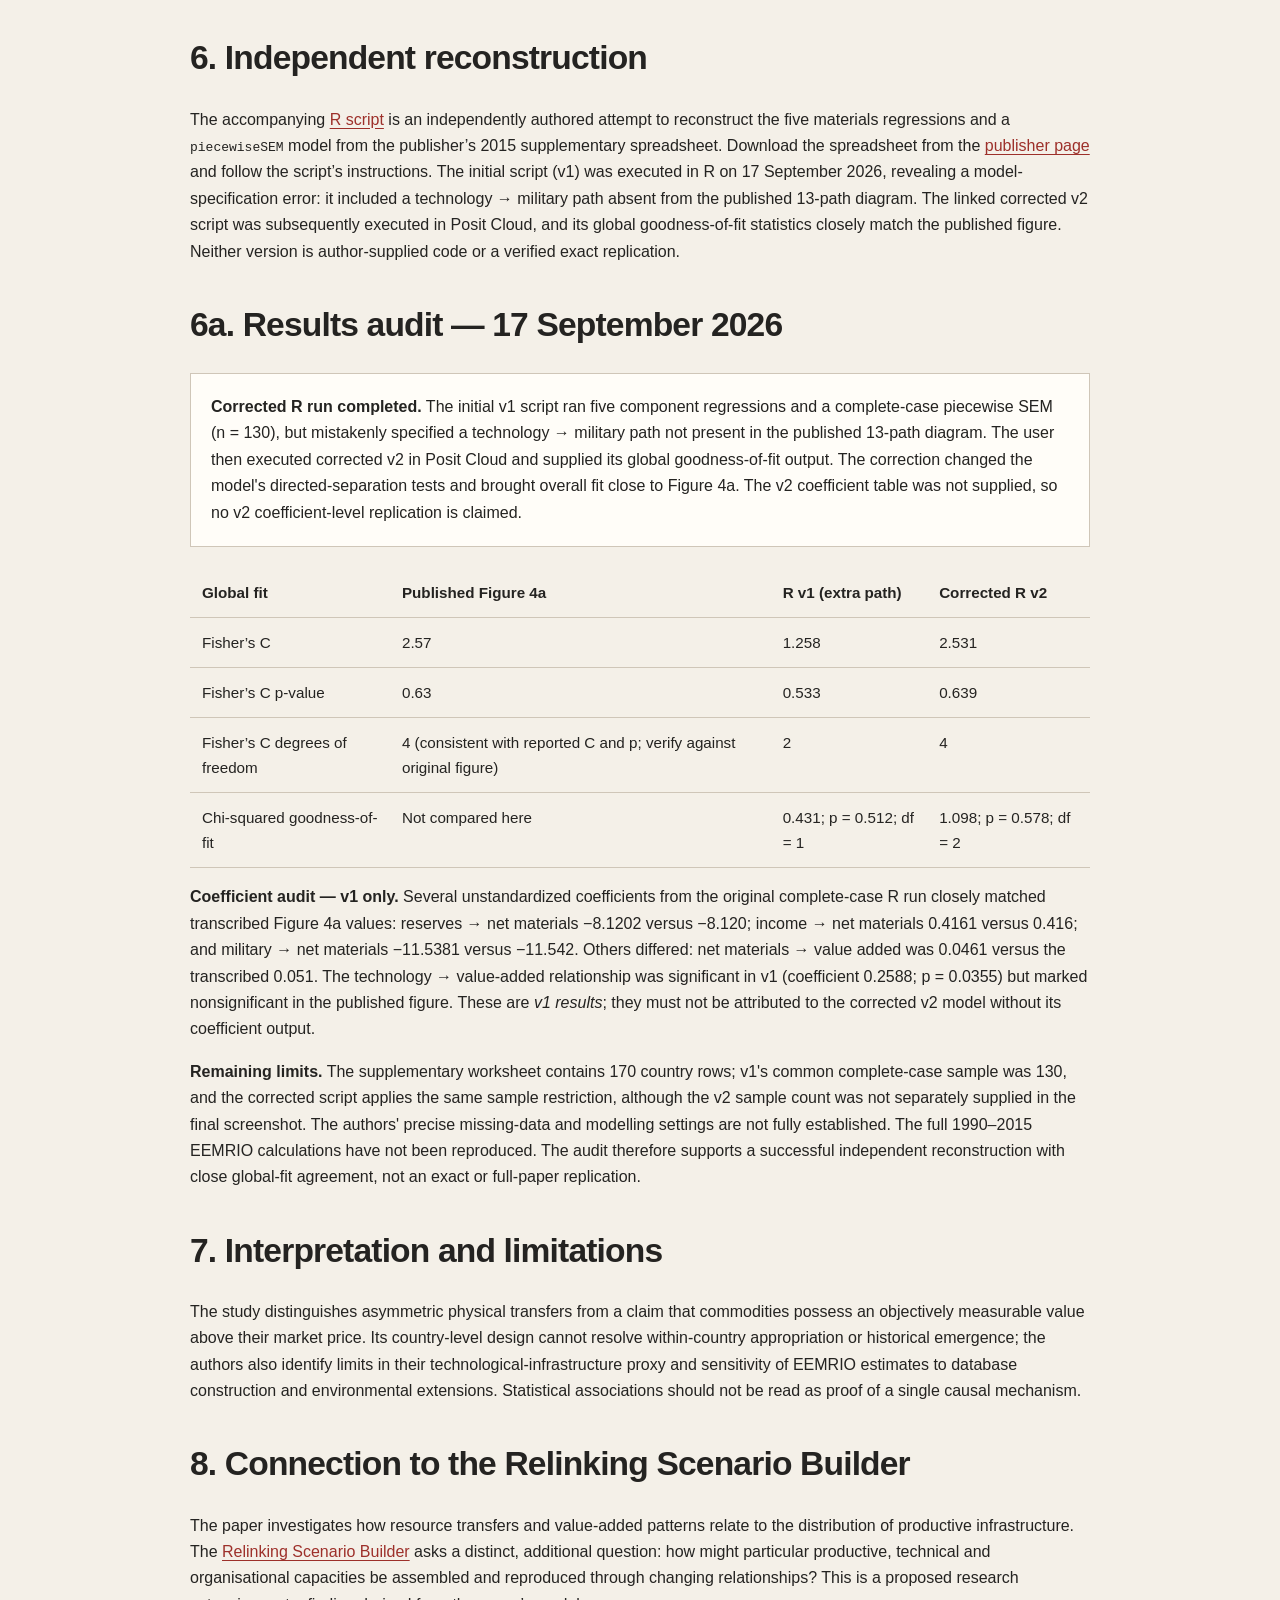
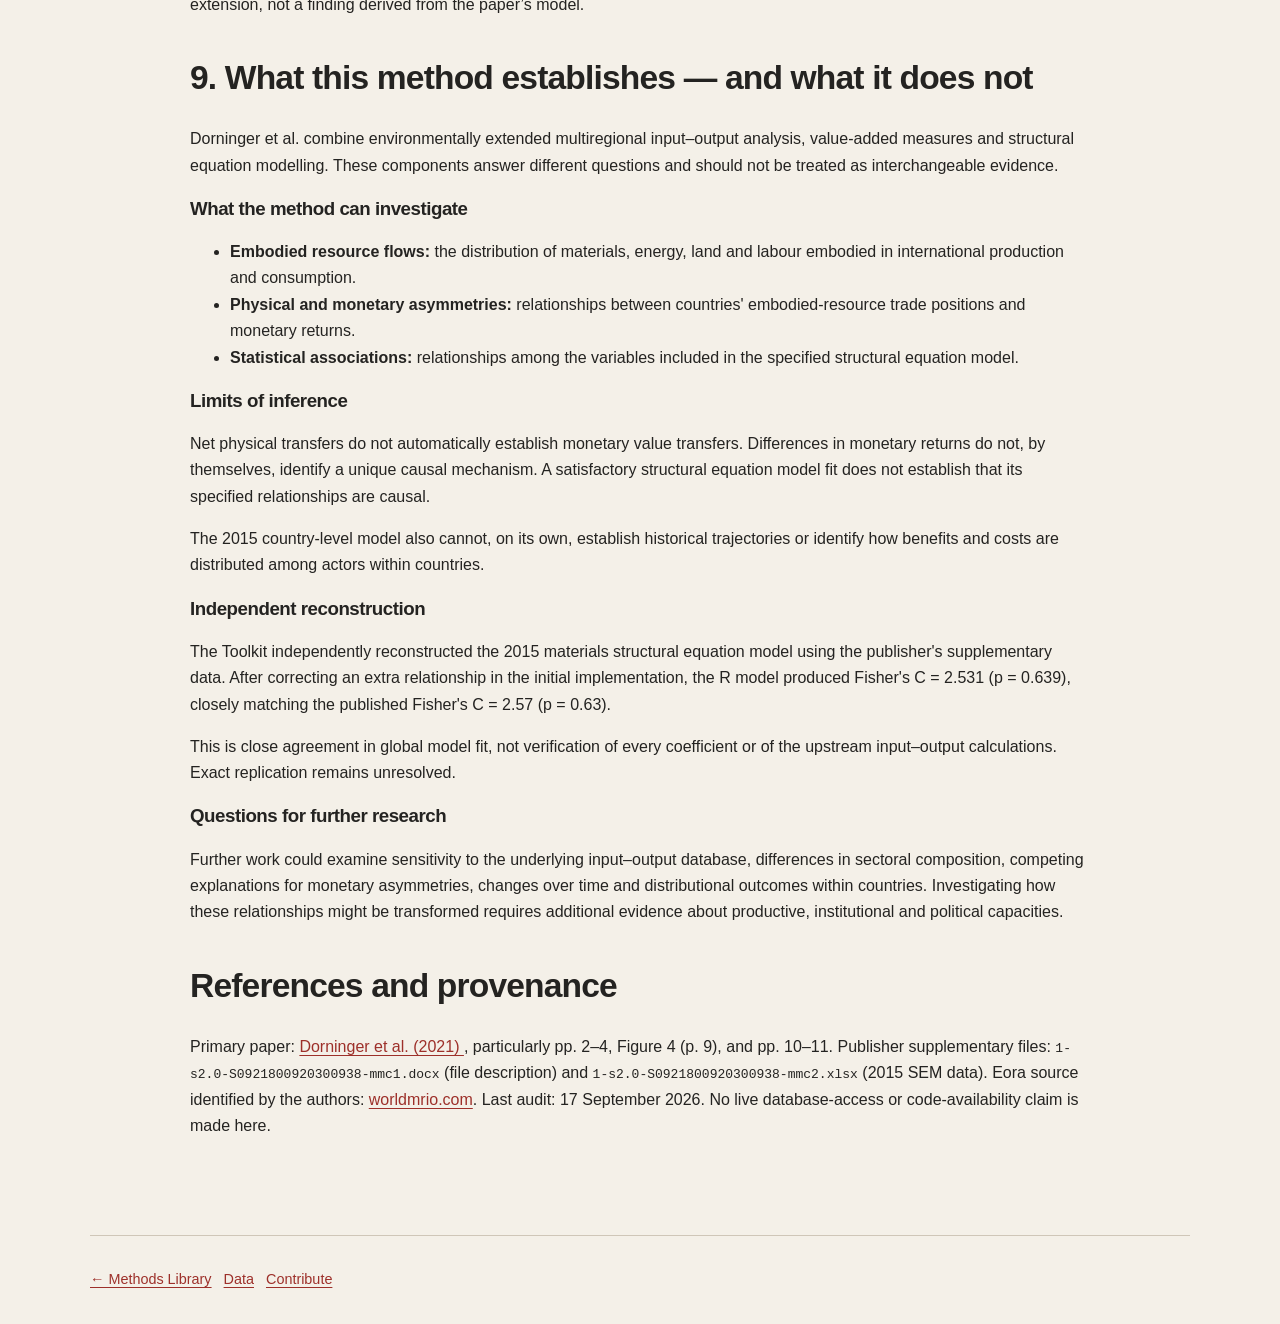
<file: methods/dorninger/index.html>
<!doctype html>
<html lang="en">
<head>
  <meta charset="utf-8">
  <meta name="viewport" content="width=device-width,initial-scale=1">
  <title>Dorninger et al. (2021) | Unequal Exchange Toolkit</title>
  <link rel="stylesheet" href="../../assets/style.css">

  <style>
    .audit-wrap {
      max-width: 900px;
      margin: 0 auto;
      padding: 2rem 0 5rem;
    }

    .audit-wrap h2 {
      margin-top: 2.5rem;
    }

    .audit-wrap p,
    .audit-wrap li {
      line-height: 1.65;
    }

    .audit-wrap .panel {
      border: 1px solid #cfc6b8;
      background: #fffdf8;
      padding: 1.25rem;
      margin: 1.3rem 0;
    }

    .audit-wrap .tag {
      display: inline-block;
      border: 1px solid #9d302a;
      color: #9d302a;
      padding: .3rem .6rem;
      font-weight: 700;
    }

    .audit-wrap table {
      border-collapse: collapse;
      width: 100%;
      font-size: .95rem;
    }

    .audit-wrap th,
    .audit-wrap td {
      border-bottom: 1px solid #cfc6b8;
      padding: .75rem;
      text-align: left;
      vertical-align: top;
    }

    .audit-wrap a {
      color: #9d302a;
    }

    .audit-wrap .scroll {
      overflow-x: auto;
    }

    .audit-wrap code {
      overflow-wrap: anywhere;
    }
  </style>
</head>

<body>

<header class="container" style="padding:1.2rem 0;border-bottom:1px solid #cfc6b8">
  <a href="../../index.html">Unequal Exchange Toolkit</a>
  &nbsp; / &nbsp;
  <a href="../">Methods Library</a>
  &nbsp; / &nbsp;
  Dorninger et al. (2021)
</header>

<main class="container audit-wrap">

  <p class="eyebrow">METHODS LIBRARY / RESEARCH PROFILE 001</p>

  <h1>Dorninger et al. (2021): Global patterns of ecologically unequal exchange</h1>

  <p class="lead">
    A documented account of how one study traces embodied resources,
    trade in value added and statistical relationships across the
    world economy.
  </p>

  <p>
    <span class="tag">
      Corrected R model executed — close fit agreement; exact replication unresolved
    </span>
  </p>

  
<div class="panel">
  <h2>What can you do with this entry?</h2>

  <p>
    <strong>Understand the method:</strong>
    Follow how the study combines embodied-resource accounting,
    monetary measures and statistical modelling to investigate
    ecologically unequal exchange.
  </p>

  <p>
    <strong>Reproduce part of the analysis:</strong>
    Use the publisher's supplementary data and the Toolkit's
    R script to reconstruct the 2015 materials structural
    equation model. The corrected implementation produces
    global model-fit statistics close to those published.
  </p>

  <p>
    <strong>Know what remains unverified:</strong>
    The Toolkit has not reproduced the original input–output
    calculations that generated the resource-flow and monetary
    data. Exact agreement across all statistical coefficients
    also remains unresolved.
  </p>

  <p>
    <strong>Go further:</strong>
    Reconstructing the complete study would require the
    underlying input–output data, environmental extensions,
    processing decisions and computational workflow.
  </p>

  <p>
    <strong>In short:</strong>
    This entry provides methodological documentation and a
    partial statistical reconstruction, not a full replication
    of the study.
  </p>
</div>

  <div class="panel">
    <strong>Primary source.</strong>
    Dorninger, C., Hornborg, A., Abson, D. J., et al. (2021).
    “Global patterns of ecologically unequal exchange:
    Implications for sustainability in the 21st century.”
    <em>Ecological Economics</em> 179, 106824.
    <a href="https://doi.org/10.1016/j.ecolecon.2020.106824">
      DOI / publisher page
    </a>.
    This profile is an independent educational reconstruction,
    not author-endorsed code.
  </div>

  <h2>1. Research question and scope</h2>

  <p>
    The authors examine international asymmetries in embodied
    materials, energy, land and labour, alongside monetary value
    added, over 1990–2015. Their global database covers 189
    countries, while their reported analytical sample covers
    170 countries. For comparisons they classify countries into
    income-based groups, treating China and India separately.
    These categories are specific to this study.
  </p>

  <h2>2. Keep the analytical levels distinct</h2>

  <div class="scroll">
    <table>
      <thead>
        <tr>
          <th>Level</th>
          <th>What the paper uses</th>
          <th>What it establishes</th>
        </tr>
      </thead>
      <tbody>
        <tr>
          <td>Theoretical approach</td>
          <td>Ecologically unequal exchange</td>
          <td>
            A framework for investigating asymmetric resource
            transfers and monetary compensation.
          </td>
        </tr>
        <tr>
          <td>Accounting technique</td>
          <td>
            Environmentally extended multi-regional input–output
            analysis (EEMRIO), using Eora v199.82
          </td>
          <td>
            Traces direct and upstream inputs embodied in final
            demand and trade.
          </td>
        </tr>
        <tr>
          <td>Measured quantities</td>
          <td>
            Raw material equivalents, energy, land and labour
          </td>
          <td>
            Physical resource requirements in different units;
            embodied labour is an indicator, not a stand-alone
            computational technique.
          </td>
        </tr>
        <tr>
          <td>Monetary counterpart</td>
          <td>Trade in Value Added (TiVA)</td>
          <td>
            Locates monetary value added embodied in supply chains
            and compares it with exported resource units.
          </td>
        </tr>
        <tr>
          <td>Statistical technique</td>
          <td>Piecewise structural equation modelling (SEM)</td>
          <td>
            Tests specified statistical relationships; model fit
            alone does not establish causal identification.
          </td>
        </tr>
      </tbody>
    </table>
  </div>

  <h2>3. Core accounting logic</h2>

  <p>
    Input–output transactions yield a direct-input coefficient
    matrix <code>A</code> and Leontief inverse
    <code>L = (I − A)⁻¹</code>. With final demand <code>y</code>,
    physical extensions <code>e</code>, output <code>x</code>
    and value added <code>v</code>, the paper defines physical
    intensity <code>q = e / x</code> and value-added intensity
    <code>p = v / x</code>. The corresponding footprint matrices
    are <code>F = q̂Lŷ</code> and <code>B = p̂Lŷ</code>, where
    hats indicate diagonal matrices. These accounting matrices
    allocate upstream physical inputs and value added to final
    demand. See the published equations in sections 3.1–3.2;
    this is a conceptual transcription, not executable Eora code.
  </p>

  <h2>4. Statistical model: materials</h2>

  <p>
    Figure 4a depicts five component regressions involving
    reserves, income, technological adoption, military
    expenditure, net imports of raw material equivalents and
    value added per exported material unit. The paper specifies
    linear models for technology and net imports, and Gamma
    models with log links for income, military expenditure and
    value-added outcomes. The authors used R and
    <code>piecewiseSEM</code>. Their reported overall
    materials-model fit is Fisher’s C = 2.57, p = 0.63.
  </p>

  <h2>5. Sources and reproducibility audit</h2>

  <div class="scroll">
    <table>
      <thead>
        <tr>
          <th>Item</th>
          <th>Status</th>
          <th>Evidence / next test</th>
        </tr>
      </thead>
      <tbody>
        <tr>
          <td>Paper and method description</td>
          <td>Available</td>
          <td>Sections 3.1–3.4 and Figure 4.</td>
        </tr>
        <tr>
          <td>2015 SEM inputs</td>
          <td>Available</td>
          <td>
            Publisher supplement Excel: 170 country observations,
            with missing entries in some variables.
          </td>
        </tr>
        <tr>
          <td>Author R scripts</td>
          <td>Not established</td>
          <td>
            No executable author script has been verified in
            the materials inspected.
          </td>
        </tr>
        <tr>
          <td>Independent materials coefficients</td>
          <td>Partial reconstruction</td>
          <td>
            Python and R v1 component regressions agree to
            reported precision; technology → value added is
            significant in the reconstruction but marked
            n.s. in Figure 4a.
          </td>
        </tr>
        <tr>
          <td>Full piecewise SEM fit</td>
          <td>R v1 and corrected v2 executed</td>
          <td>
            V1 complete-case model: n = 130, Fisher’s C = 1.258
            (p = 0.533; df = 2). V1 inadvertently included an
            extra technology → military path. The user executed
            corrected v2 in Posit Cloud: Fisher’s C = 2.531
            (p = 0.639; df = 4), and χ² = 1.098
            (p = 0.578; df = 2). The published figure reports
            Fisher’s C = 2.57 (p = 0.63). Close agreement is
            not exact replication.
          </td>
        </tr>
        <tr>
          <td>1990–2015 resource-flow computation</td>
          <td>Not reproduced</td>
          <td>
            Requires the relevant Eora inputs, extensions,
            processing decisions and computational workflow.
          </td>
        </tr>
        <tr>
          <td>Updated series or subnational Sabah estimates</td>
          <td>Not established</td>
          <td>
            Country-level Eora coverage does not itself provide
            Sabah-specific observations.
          </td>
        </tr>
      </tbody>
    </table>
  </div>

  <h2>6. Independent reconstruction</h2>

  <p>
    The accompanying
    <a href="../../assets/dorninger-materials.R">R script</a>
    is an independently authored attempt to reconstruct the
    five materials regressions and a <code>piecewiseSEM</code>
    model from the publisher’s 2015 supplementary spreadsheet.
    Download the spreadsheet from the
    <a href="https://doi.org/10.1016/j.ecolecon.2020.106824">
      publisher page
    </a>
    and follow the script’s instructions. The initial script
    (v1) was executed in R on 17 September 2026, revealing
    a model-specification error: it included a technology →
    military path absent from the published 13-path diagram.
    The linked corrected v2 script was subsequently executed
    in Posit Cloud, and its global goodness-of-fit statistics
    closely match the published figure. Neither version is
    author-supplied code or a verified exact replication.
  </p>

  <h2>6a. Results audit — 17 September 2026</h2>

  <div class="panel">
    <strong>Corrected R run completed.</strong>
    The initial v1 script ran five component regressions and
    a complete-case piecewise SEM (n = 130), but mistakenly
    specified a technology → military path not present in
    the published 13-path diagram. The user then executed
    corrected v2 in Posit Cloud and supplied its global
    goodness-of-fit output. The correction changed the
    model's directed-separation tests and brought overall
    fit close to Figure 4a. The v2 coefficient table was
    not supplied, so no v2 coefficient-level replication
    is claimed.
  </div>

  <div class="scroll">
    <table>
      <thead>
        <tr>
          <th>Global fit</th>
          <th>Published Figure 4a</th>
          <th>R v1 (extra path)</th>
          <th>Corrected R v2</th>
        </tr>
      </thead>
      <tbody>
        <tr>
          <td>Fisher’s C</td>
          <td>2.57</td>
          <td>1.258</td>
          <td>2.531</td>
        </tr>
        <tr>
          <td>Fisher’s C p-value</td>
          <td>0.63</td>
          <td>0.533</td>
          <td>0.639</td>
        </tr>
        <tr>
          <td>Fisher’s C degrees of freedom</td>
          <td>
            4 (consistent with reported C and p;
            verify against original figure)
          </td>
          <td>2</td>
          <td>4</td>
        </tr>
        <tr>
          <td>Chi-squared goodness-of-fit</td>
          <td>Not compared here</td>
          <td>0.431; p = 0.512; df = 1</td>
          <td>1.098; p = 0.578; df = 2</td>
        </tr>
      </tbody>
    </table>
  </div>

  <p>
    <strong>Coefficient audit — v1 only.</strong>
    Several unstandardized coefficients from the original
    complete-case R run closely matched transcribed Figure 4a
    values: reserves → net materials −8.1202 versus −8.120;
    income → net materials 0.4161 versus 0.416; and military
    → net materials −11.5381 versus −11.542. Others differed:
    net materials → value added was 0.0461 versus the
    transcribed 0.051. The technology → value-added
    relationship was significant in v1 (coefficient 0.2588;
    p = 0.0355) but marked nonsignificant in the published
    figure. These are <em>v1 results</em>; they must not be
    attributed to the corrected v2 model without its
    coefficient output.
  </p>

  <p>
    <strong>Remaining limits.</strong>
    The supplementary worksheet contains 170 country rows;
    v1's common complete-case sample was 130, and the corrected
    script applies the same sample restriction, although the
    v2 sample count was not separately supplied in the final
    screenshot. The authors' precise missing-data and modelling
    settings are not fully established. The full 1990–2015
    EEMRIO calculations have not been reproduced. The audit
    therefore supports a successful independent reconstruction
    with close global-fit agreement, not an exact or full-paper
    replication.
  </p>

  <h2>7. Interpretation and limitations</h2>

  <p>
    The study distinguishes asymmetric physical transfers from
    a claim that commodities possess an objectively measurable
    value above their market price. Its country-level design
    cannot resolve within-country appropriation or historical
    emergence; the authors also identify limits in their
    technological-infrastructure proxy and sensitivity of
    EEMRIO estimates to database construction and environmental
    extensions. Statistical associations should not be read
    as proof of a single causal mechanism.
  </p>

  <h2>8. Connection to the Relinking Scenario Builder</h2>

  <p>
    The paper investigates how resource transfers and
    value-added patterns relate to the distribution of
    productive infrastructure. The
    <a href="../../transformation-lab/relinking-scenario-builder/">Relinking Scenario Builder</a>
    asks a distinct, additional question: how might particular
    productive, technical and organisational capacities be
    assembled and reproduced through changing relationships?
    This is a proposed research extension, not a finding
    derived from the paper’s model.
  </p>

  <h2>9. What this method establishes — and what it does not</h2>

  <p>
    Dorninger et al. combine environmentally extended
    multiregional input–output analysis, value-added measures
    and structural equation modelling. These components
    answer different questions and should not be treated
    as interchangeable evidence.
  </p>

  <h3>What the method can investigate</h3>

  <ul>
    <li>
      <strong>Embodied resource flows:</strong>
      the distribution of materials, energy, land and labour
      embodied in international production and consumption.
    </li>
    <li>
      <strong>Physical and monetary asymmetries:</strong>
      relationships between countries' embodied-resource
      trade positions and monetary returns.
    </li>
    <li>
      <strong>Statistical associations:</strong>
      relationships among the variables included in the
      specified structural equation model.
    </li>
  </ul>

  <h3>Limits of inference</h3>

  <p>
    Net physical transfers do not automatically establish
    monetary value transfers. Differences in monetary
    returns do not, by themselves, identify a unique
    causal mechanism. A satisfactory structural equation
    model fit does not establish that its specified
    relationships are causal.
  </p>

  <p>
    The 2015 country-level model also cannot, on its own,
    establish historical trajectories or identify how
    benefits and costs are distributed among actors
    within countries.
  </p>

  <h3>Independent reconstruction</h3>

  <p>
    The Toolkit independently reconstructed the 2015
    materials structural equation model using the
    publisher's supplementary data. After correcting
    an extra relationship in the initial implementation,
    the R model produced Fisher's C = 2.531
    (p = 0.639), closely matching the published
    Fisher's C = 2.57 (p = 0.63).
  </p>

  <p>
    This is close agreement in global model fit,
    not verification of every coefficient or of the
    upstream input–output calculations. Exact replication
    remains unresolved.
  </p>

  <h3>Questions for further research</h3>

  <p>
    Further work could examine sensitivity to the
    underlying input–output database, differences in
    sectoral composition, competing explanations for
    monetary asymmetries, changes over time and
    distributional outcomes within countries.
    Investigating how these relationships might be
    transformed requires additional evidence about
    productive, institutional and political capacities.
  </p>

  <h2>References and provenance</h2>

  <p>
    Primary paper:
    <a href="https://doi.org/10.1016/j.ecolecon.2020.106824">
      Dorninger et al. (2021)
    </a>,
    particularly pp. 2–4, Figure 4 (p. 9), and pp. 10–11.
    Publisher supplementary files:
    <code>1-s2.0-S0921800920300938-mmc1.docx</code>
    (file description) and
    <code>1-s2.0-S0921800920300938-mmc2.xlsx</code>
    (2015 SEM data). Eora source identified by the authors:
    <a href="https://worldmrio.com/">worldmrio.com</a>.
    Last audit: 17 September 2026. No live database-access
    or code-availability claim is made here.
  </p>

</main>

<footer class="container" style="padding:2rem 0;border-top:1px solid #cfc6b8">
  <a href="../">← Methods Library</a>
  &nbsp;
  <a href="../../data/">Data</a>
  &nbsp;
  <a href="../../contribute/">Contribute</a>
</footer>

</body>
</html>
</file>
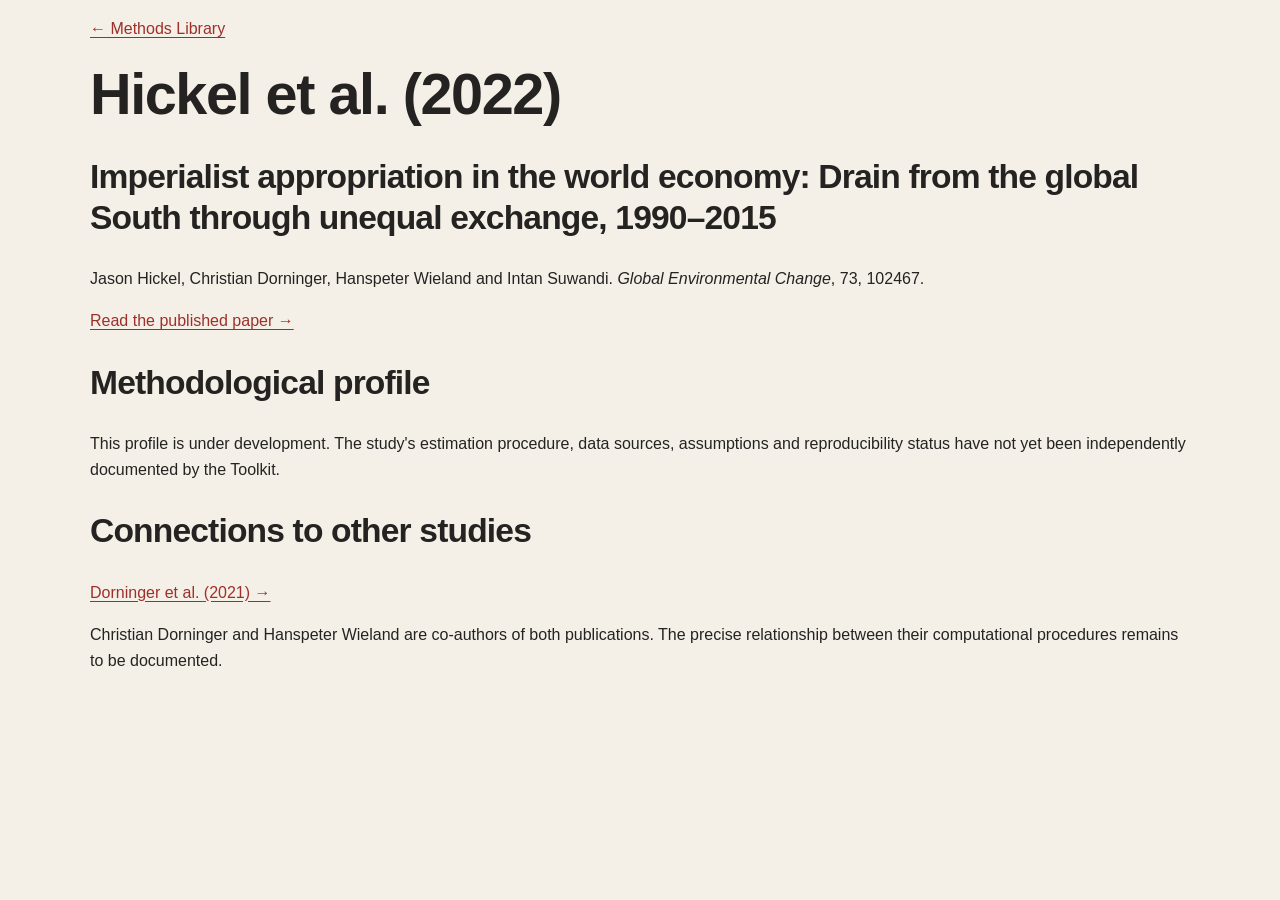
<file: methods/hickel-2022/index.html>
<!DOCTYPE html>
<html lang="en">
<head>
  <meta charset="UTF-8">
  <meta name="viewport" content="width=device-width, initial-scale=1">
  <title>Hickel et al. (2022) | Unequal Exchange Toolkit</title>
  <link rel="stylesheet" href="../../assets/style.css">
</head>

<body>
  <main class="container">
    <p><a href="../">← Methods Library</a></p>

    <h1>Hickel et al. (2022)</h1>

    <h2>Imperialist appropriation in the world economy: Drain from the global South through unequal exchange, 1990–2015</h2>

    <p>
      Jason Hickel, Christian Dorninger, Hanspeter Wieland
      and Intan Suwandi.
      <em>Global Environmental Change</em>, 73, 102467.
    </p>

    <p>
      <a href="https://doi.org/10.1016/j.gloenvcha.2022.102467">
        Read the published paper →
      </a>
    </p>

    <h2>Methodological profile</h2>

    <p>
      This profile is under development. The study's
      estimation procedure, data sources, assumptions
      and reproducibility status have not yet been
      independently documented by the Toolkit.
    </p>

    <h2>Connections to other studies</h2>

    <p>
      <a href="../dorninger/">
        Dorninger et al. (2021) →
      </a>
    </p>

    <p>
      Christian Dorninger and Hanspeter Wieland are
      co-authors of both publications. The precise
      relationship between their computational
      procedures remains to be documented.
    </p>
  </main>
</body>
</html>
</file>
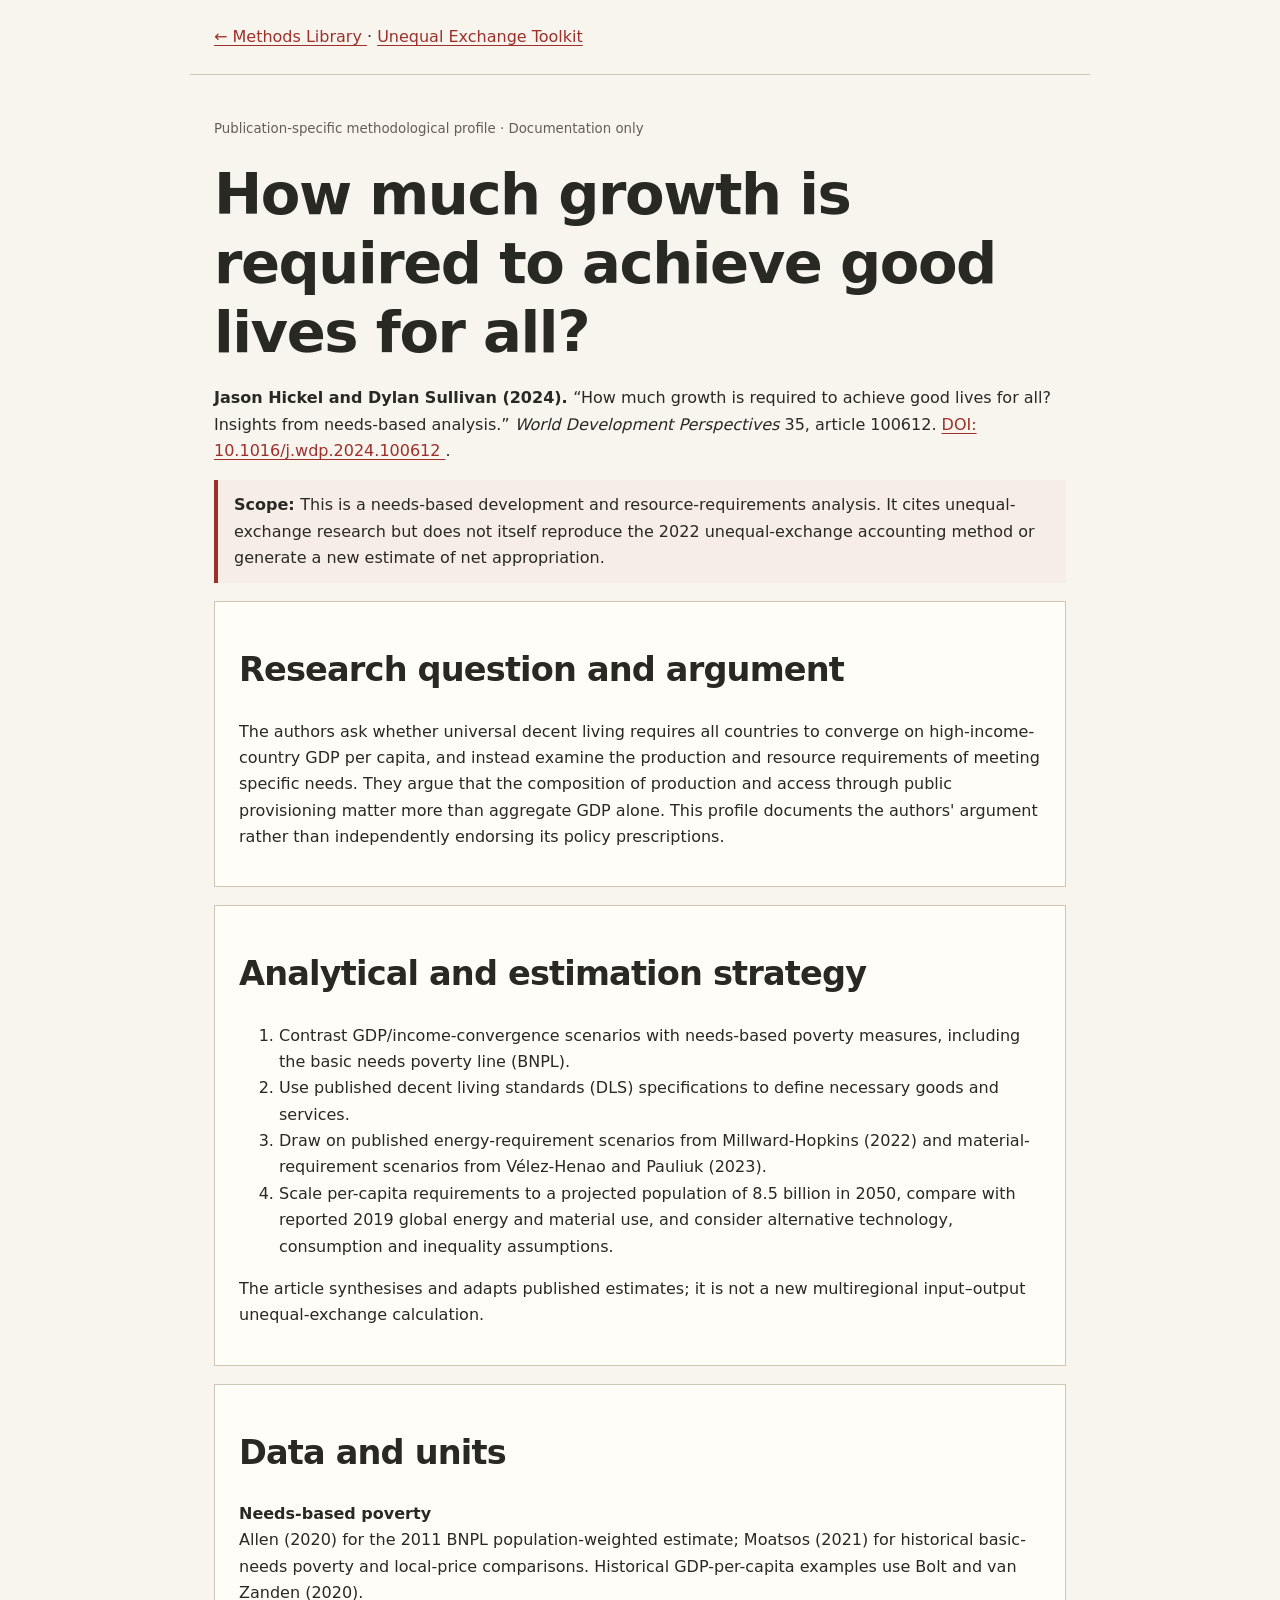
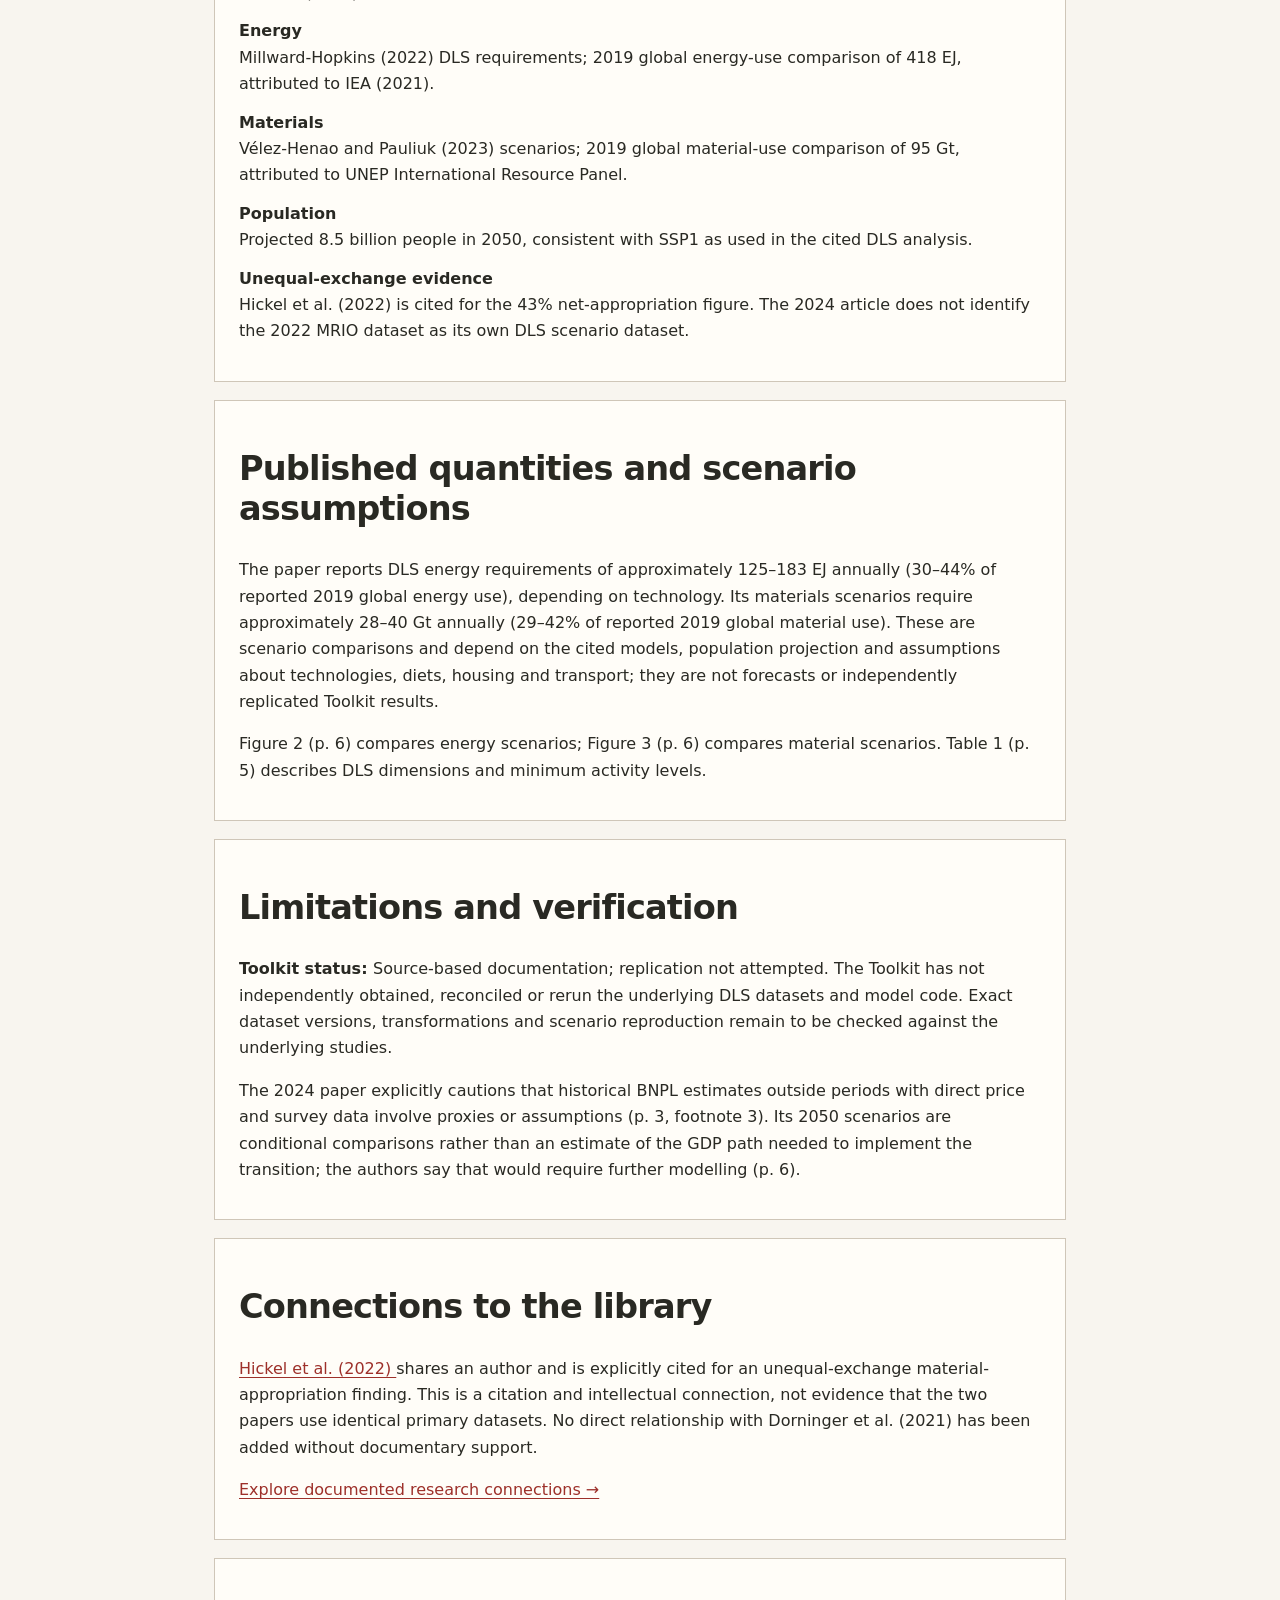
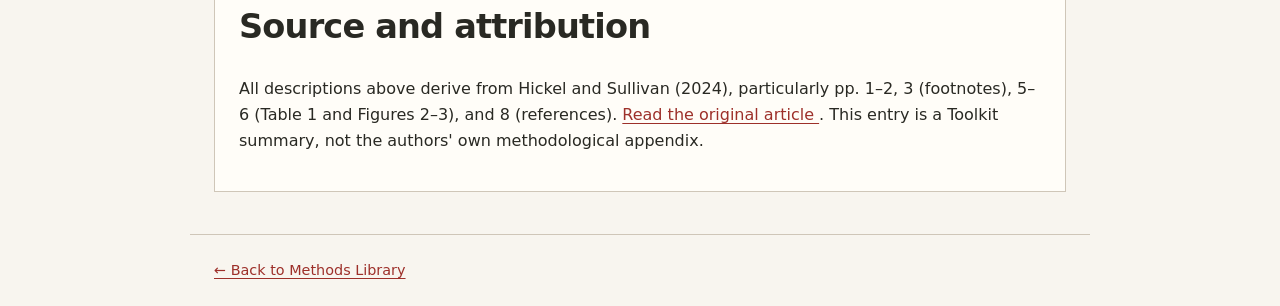
<file: methods/hickel-2024/index.html>
<!DOCTYPE html>
<html lang="en">
 <head>
  <meta charset="utf-8"/>
  <meta content="width=device-width,initial-scale=1" name="viewport"/>
  <meta content="Source-based methodological profile of Hickel and Sullivan (2024)." name="description"/>
  <title>
   Hickel and Sullivan (2024) | Methods Library
  </title>
  <link href="../../assets/style.css" rel="stylesheet"/>
  <style>
   body{font-family:system-ui,-apple-system,sans-serif;line-height:1.65;color:#292923;background:#f8f5ef;margin:0}header,main,footer{max-width:900px;margin:auto;padding:24px}header{border-bottom:1px solid #cfc6b8}a{color:#9d302a}h1{line-height:1.2}section{background:#fffdf8;border:1px solid #cfc6b8;padding:20px 26px;margin:18px 0}dt{font-weight:bold;margin-top:12px}dd{margin-left:0}.note{border-left:4px solid #9d302a;padding:12px 16px;background:#f6eee6}small{color:#645e56}
  </style>
 </head>
 <body>
  <header>
   <a href="../">
    &larr; Methods Library
   </a>
   &middot;
   <a href="../../">
    Unequal Exchange Toolkit
   </a>
  </header>
  <main>
   <p>
    <small>
     Publication-specific methodological profile &middot; Documentation only
    </small>
   </p>
   <h1>
    How much growth is required to achieve good lives for all?
   </h1>
   <p>
    <strong>
     Jason Hickel and Dylan Sullivan (2024).
    </strong>
    &ldquo;How much growth is required to achieve good lives for all? Insights from needs-based analysis.&rdquo;
    <em>
     World Development Perspectives
    </em>
    35, article 100612.
    <a href="https://doi.org/10.1016/j.wdp.2024.100612">
     DOI: 10.1016/j.wdp.2024.100612
    </a>
    .
   </p>
   <p class="note">
    <strong>
     Scope:
    </strong>
    This is a needs-based development and resource-requirements analysis. It cites unequal-exchange research but does not itself reproduce the 2022 unequal-exchange accounting method or generate a new estimate of net appropriation.
   </p>
   <section>
    <h2>
     Research question and argument
    </h2>
    <p>
     The authors ask whether universal decent living requires all countries to converge on high-income-country GDP per capita, and instead examine the production and resource requirements of meeting specific needs. They argue that the composition of production and access through public provisioning matter more than aggregate GDP alone. This profile documents the authors' argument rather than independently endorsing its policy prescriptions.
    </p>
   </section>
   <section>
    <h2>
     Analytical and estimation strategy
    </h2>
    <ol>
     <li>
      Contrast GDP/income-convergence scenarios with needs-based poverty measures, including the basic needs poverty line (BNPL).
     </li>
     <li>
      Use published decent living standards (DLS) specifications to define necessary goods and services.
     </li>
     <li>
      Draw on published energy-requirement scenarios from Millward-Hopkins (2022) and material-requirement scenarios from V&eacute;lez-Henao and Pauliuk (2023).
     </li>
     <li>
      Scale per-capita requirements to a projected population of 8.5 billion in 2050, compare with reported 2019 global energy and material use, and consider alternative technology, consumption and inequality assumptions.
     </li>
    </ol>
    <p>
     The article synthesises and adapts published estimates; it is not a new multiregional input&ndash;output unequal-exchange calculation.
    </p>
   </section>
   <section>
    <h2>
     Data and units
    </h2>
    <dl>
     <dt>
      Needs-based poverty
     </dt>
     <dd>
      Allen (2020) for the 2011 BNPL population-weighted estimate; Moatsos (2021) for historical basic-needs poverty and local-price comparisons. Historical GDP-per-capita examples use Bolt and van Zanden (2020).
     </dd>
     <dt>
      Energy
     </dt>
     <dd>
      Millward-Hopkins (2022) DLS requirements; 2019 global energy-use comparison of 418 EJ, attributed to IEA (2021).
     </dd>
     <dt>
      Materials
     </dt>
     <dd>
      V&eacute;lez-Henao and Pauliuk (2023) scenarios; 2019 global material-use comparison of 95 Gt, attributed to UNEP International Resource Panel.
     </dd>
     <dt>
      Population
     </dt>
     <dd>
      Projected 8.5 billion people in 2050, consistent with SSP1 as used in the cited DLS analysis.
     </dd>
     <dt>
      Unequal-exchange evidence
     </dt>
     <dd>
      Hickel et al. (2022) is cited for the 43% net-appropriation figure. The 2024 article does not identify the 2022 MRIO dataset as its own DLS scenario dataset.
     </dd>
    </dl>
   </section>
   <section>
    <h2>
     Published quantities and scenario assumptions
    </h2>
    <p>
     The paper reports DLS energy requirements of approximately 125&ndash;183 EJ annually (30&ndash;44% of reported 2019 global energy use), depending on technology. Its materials scenarios require approximately 28&ndash;40 Gt annually (29&ndash;42% of reported 2019 global material use). These are scenario comparisons and depend on the cited models, population projection and assumptions about technologies, diets, housing and transport; they are not forecasts or independently replicated Toolkit results.
    </p>
    <p>
     Figure 2 (p. 6) compares energy scenarios; Figure 3 (p. 6) compares material scenarios. Table 1 (p. 5) describes DLS dimensions and minimum activity levels.
    </p>
   </section>
   <section>
    <h2>
     Limitations and verification
    </h2>
    <p>
     <strong>
      Toolkit status:
     </strong>
     Source-based documentation; replication not attempted. The Toolkit has not independently obtained, reconciled or rerun the underlying DLS datasets and model code. Exact dataset versions, transformations and scenario reproduction remain to be checked against the underlying studies.
    </p>
    <p>
     The 2024 paper explicitly cautions that historical BNPL estimates outside periods with direct price and survey data involve proxies or assumptions (p. 3, footnote 3). Its 2050 scenarios are conditional comparisons rather than an estimate of the GDP path needed to implement the transition; the authors say that would require further modelling (p. 6).
    </p>
   </section>
   <section>
    <h2>
     Connections to the library
    </h2>
    <p>
     <a href="../hickel-2022/">
      Hickel et al. (2022)
     </a>
     shares an author and is explicitly cited for an unequal-exchange material-appropriation finding. This is a citation and intellectual connection, not evidence that the two papers use identical primary datasets. No direct relationship with Dorninger et al. (2021) has been added without documentary support.
    </p>
    <p>
     <a href="../#relationship-explorer">
      Explore documented research connections &rarr;
     </a>
    </p>
   </section>
   <section>
    <h2>
     Source and attribution
    </h2>
    <p>
     All descriptions above derive from Hickel and Sullivan (2024), particularly pp. 1&ndash;2, 3 (footnotes), 5&ndash;6 (Table 1 and Figures 2&ndash;3), and 8 (references).
     <a href="https://doi.org/10.1016/j.wdp.2024.100612">
      Read the original article
     </a>
     . This entry is a Toolkit summary, not the authors' own methodological appendix.
    </p>
   </section>
  </main>
  <footer>
   <a href="../">
    &larr; Back to Methods Library
   </a>
  </footer>
 </body>
</html>
</file>
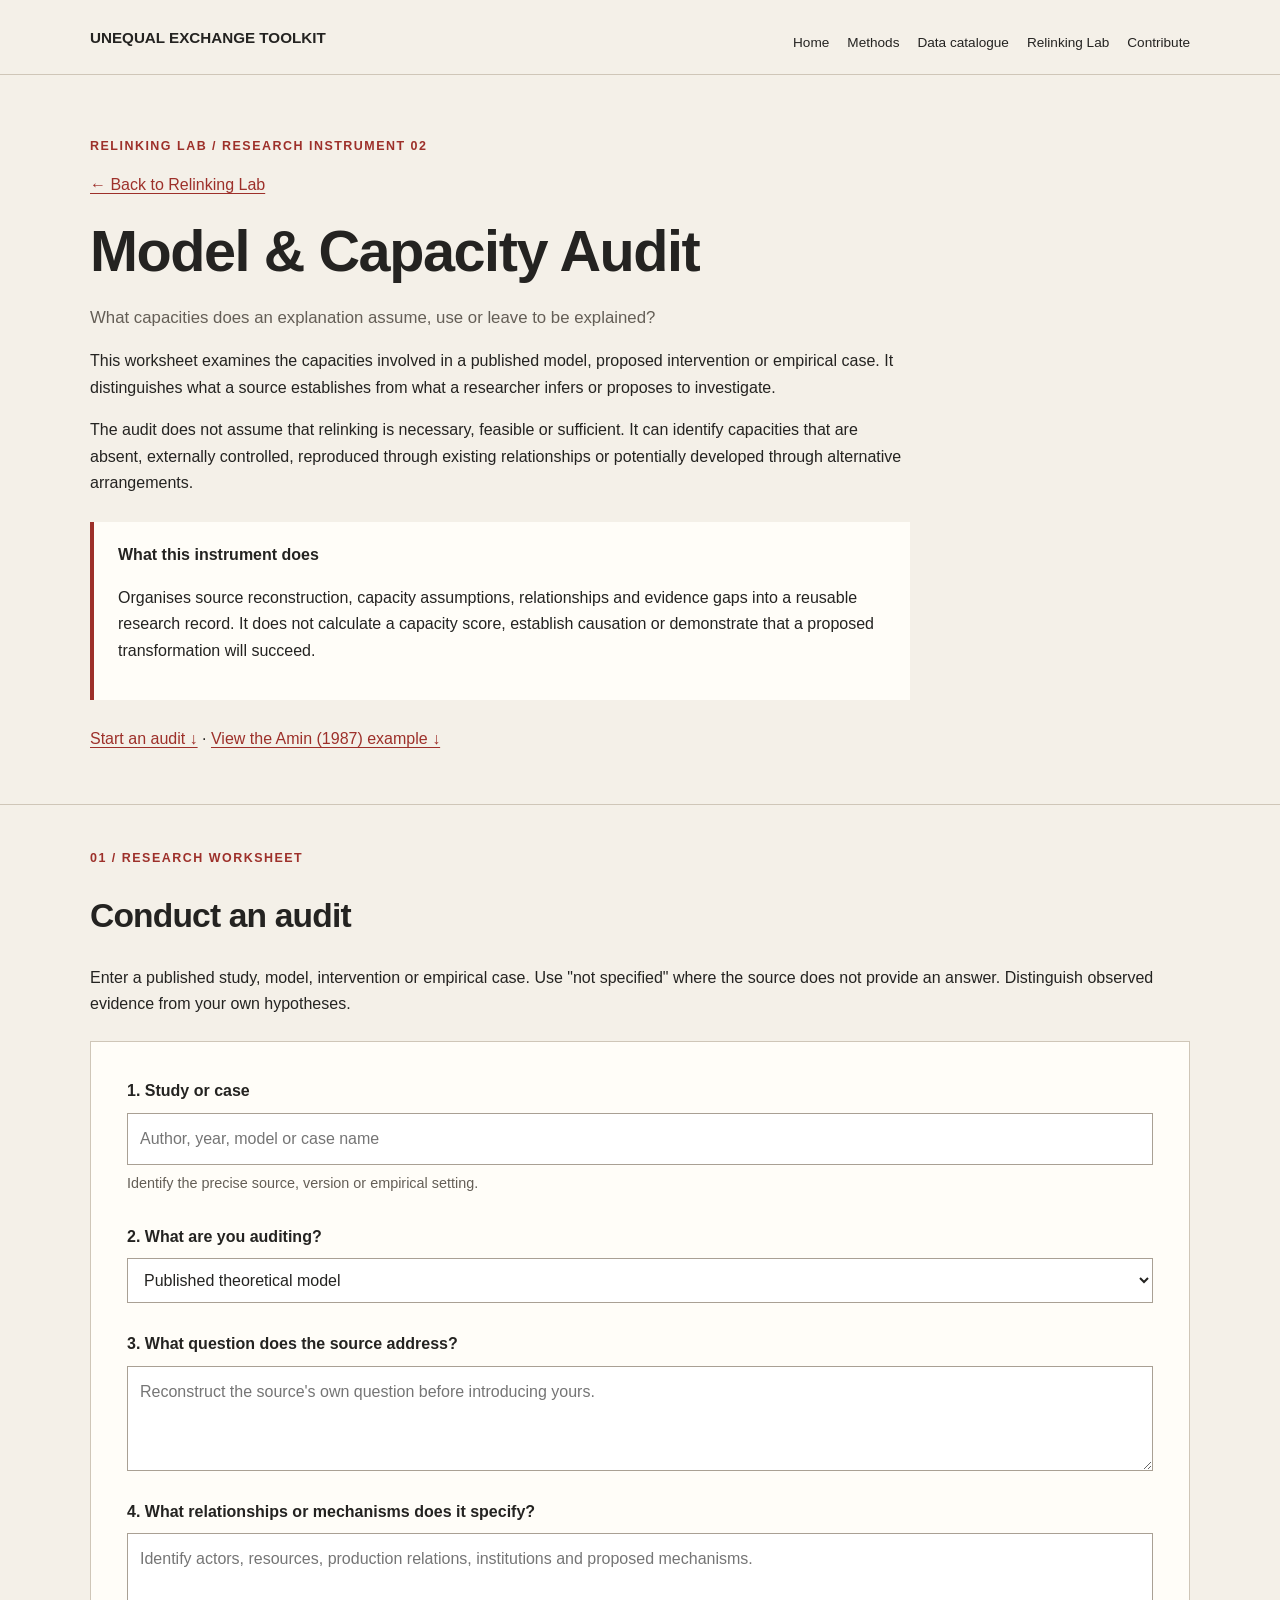
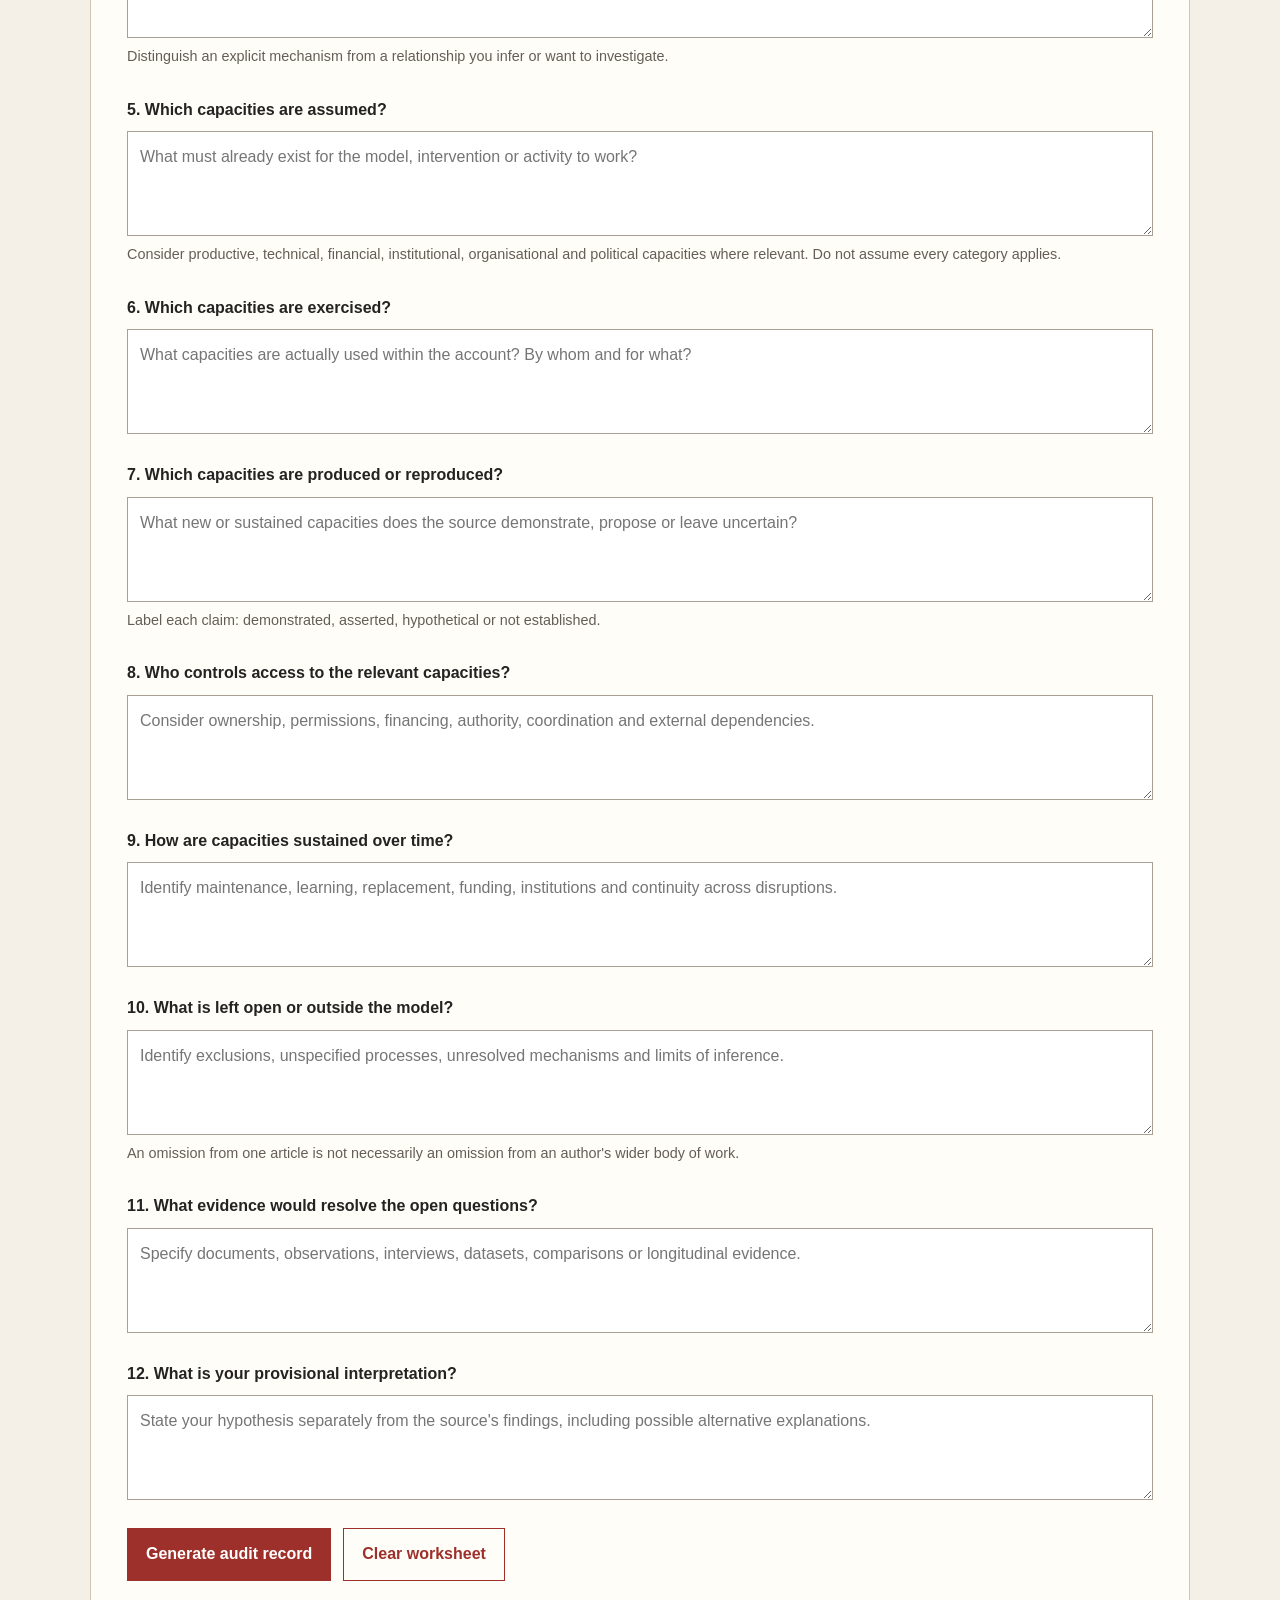
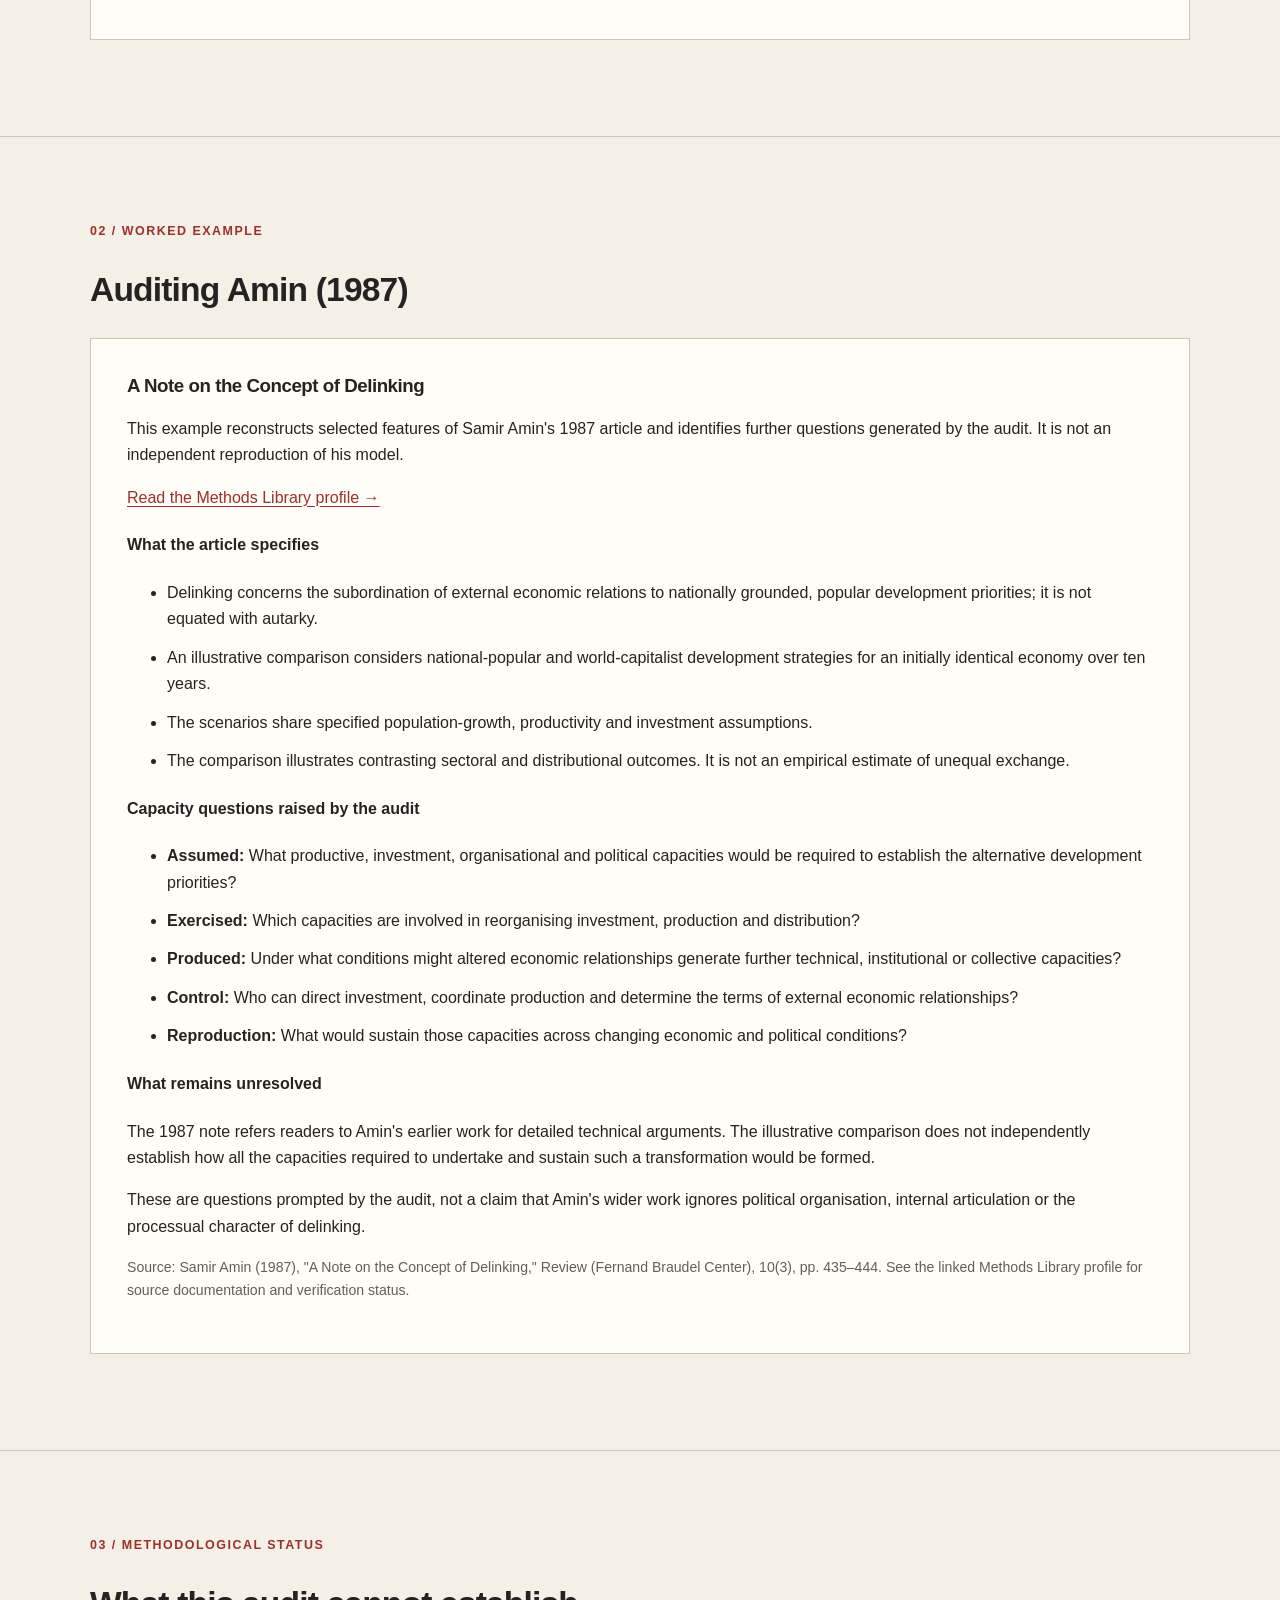
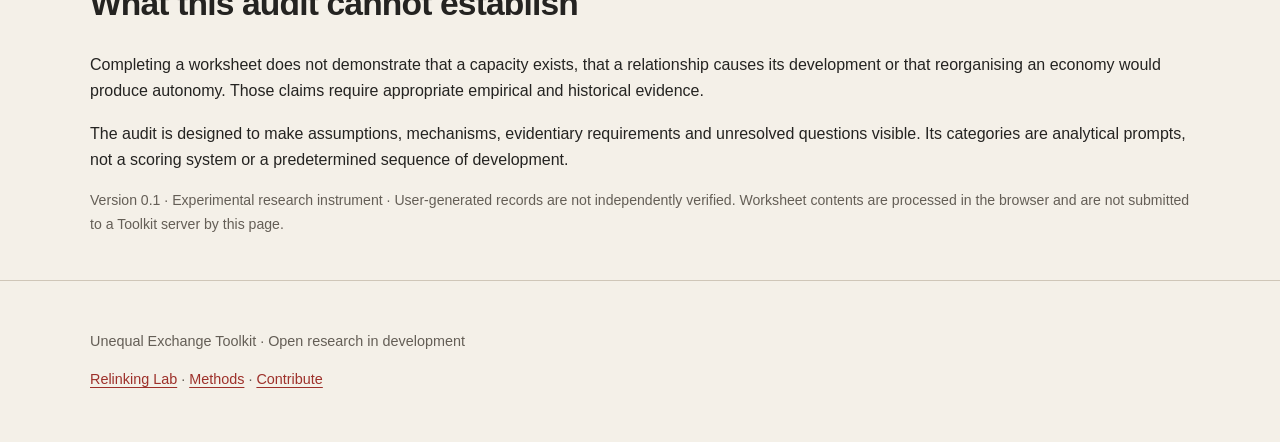
<file: relinking-lab/capacity-audit/index.html>
<!DOCTYPE html>
<html lang="en">
<head>
  <meta charset="UTF-8">
  <meta name="viewport" content="width=device-width, initial-scale=1.0">
  <meta name="description" content="A research worksheet for examining the capacities assumed, exercised and potentially produced in economic models and empirical cases.">
  <title>Model &amp; Capacity Audit | Unequal Exchange Toolkit</title>
  <link rel="stylesheet" href="../../assets/style.css">

  <style>
    .audit-intro { max-width: 820px; }

    .audit-kicker {
      color: #9d302a;
      font-size: .78rem;
      font-weight: 700;
      letter-spacing: .12em;
      text-transform: uppercase;
    }

    .audit-note {
      background: #fffdf8;
      border-left: 4px solid #9d302a;
      padding: 20px 24px;
      margin: 26px 0;
    }

    .audit-form, .audit-result, .audit-example {
      background: #fffdf8;
      border: 1px solid #cfc6b8;
      padding: clamp(20px, 4vw, 36px);
      margin: 24px 0;
    }

    .audit-field { margin: 0 0 28px; }

    .audit-field label {
      display: block;
      font-weight: 700;
      margin-bottom: 8px;
    }

    .audit-field input,
    .audit-field textarea,
    .audit-field select {
      display: block;
      width: 100%;
      box-sizing: border-box;
      border: 1px solid #a9a094;
      background: #fff;
      color: #242321;
      padding: 12px;
      font: inherit;
    }

    .audit-field textarea {
      min-height: 105px;
      resize: vertical;
    }

    .audit-help {
      color: #645e56;
      font-size: .9rem;
      margin: 7px 0 0;
    }

    .audit-button {
      display: inline-block;
      border: 1px solid #9d302a;
      background: #9d302a;
      color: #fff;
      padding: 12px 18px;
      font: inherit;
      font-weight: 700;
      cursor: pointer;
    }

    .audit-button.secondary {
      background: transparent;
      color: #9d302a;
    }

    .audit-actions {
      display: flex;
      flex-wrap: wrap;
      gap: 12px;
      margin: 22px 0;
    }

    .audit-result {
      border: 2px solid #9d302a;
      overflow-wrap: anywhere;
    }

    .audit-result[hidden] { display: none; }

    .audit-result dt {
      font-weight: 700;
      margin-top: 22px;
    }

    .audit-result dd {
      margin: 6px 0 0;
      white-space: pre-wrap;
    }

    .audit-example h3 { margin-top: 0; }

    .audit-example li { margin-bottom: 12px; }

    .audit-divider {
      border: 0;
      border-top: 1px solid #cfc6b8;
      margin: 42px 0;
    }

    .audit-small {
      color: #645e56;
      font-size: .88rem;
    }

    @media (max-width: 760px) {
      .audit-button { width: 100%; }
    }
  </style>
</head>

<body>

<header>
  <div class="container">
    <a class="brand" href="../../index.html">UNEQUAL EXCHANGE TOOLKIT</a>
    <nav aria-label="Main navigation">
      <a href="../../index.html">Home</a>
      <a href="../../methods/">Methods</a>
      <a href="../../data/">Data catalogue</a>
      <a href="../" aria-current="page">Relinking Lab</a>
      <a href="../../contribute/">Contribute</a>
    </nav>
  </div>
</header>

<main id="main">

  <section class="hero">
    <div class="container">
      <div class="audit-intro">

        <p class="audit-kicker">Relinking Lab / Research instrument 02</p>

        <p><a href="../">← Back to Relinking Lab</a></p>

        <h1>Model &amp; Capacity Audit</h1>

        <p class="lead">
          What capacities does an explanation assume, use or leave to be explained?
        </p>

        <p>
          This worksheet examines the capacities involved in a published
          model, proposed intervention or empirical case. It distinguishes
          what a source establishes from what a researcher infers or
          proposes to investigate.
        </p>

        <p>
          The audit does not assume that relinking is necessary, feasible
          or sufficient. It can identify capacities that are absent,
          externally controlled, reproduced through existing relationships
          or potentially developed through alternative arrangements.
        </p>

        <div class="audit-note">
          <strong>What this instrument does</strong>
          <p>
            Organises source reconstruction, capacity assumptions,
            relationships and evidence gaps into a reusable research record.
            It does not calculate a capacity score, establish causation
            or demonstrate that a proposed transformation will succeed.
          </p>
        </div>

        <p>
          <a href="#audit-worksheet">Start an audit ↓</a> ·
          <a href="#worked-example">View the Amin (1987) example ↓</a>
        </p>

      </div>
    </div>
  </section>

  <section id="audit-worksheet">
    <div class="container">

      <p class="audit-kicker">01 / Research worksheet</p>
      <h2>Conduct an audit</h2>

      <p>
        Enter a published study, model, intervention or empirical case.
        Use "not specified" where the source does not provide an answer.
        Distinguish observed evidence from your own hypotheses.
      </p>

      <form id="audit-form" class="audit-form">

        <div class="audit-field">
          <label for="audit-title">1. Study or case</label>
          <input id="audit-title" name="title" type="text"
                 placeholder="Author, year, model or case name" required>
          <p class="audit-help">
            Identify the precise source, version or empirical setting.
          </p>
        </div>

        <div class="audit-field">
          <label for="audit-type">2. What are you auditing?</label>
          <select id="audit-type" name="type">
            <option>Published theoretical model</option>
            <option>Published empirical study</option>
            <option>Historical case</option>
            <option>Contemporary empirical case</option>
            <option>Proposed intervention</option>
            <option>Other</option>
          </select>
        </div>

        <div class="audit-field">
          <label for="audit-question">3. What question does the source address?</label>
          <textarea id="audit-question" name="question"
                    placeholder="Reconstruct the source's own question before introducing yours."></textarea>
        </div>

        <div class="audit-field">
          <label for="audit-mechanism">4. What relationships or mechanisms does it specify?</label>
          <textarea id="audit-mechanism" name="mechanism"
                    placeholder="Identify actors, resources, production relations, institutions and proposed mechanisms."></textarea>
          <p class="audit-help">
            Distinguish an explicit mechanism from a relationship you
            infer or want to investigate.
          </p>
        </div>

        <div class="audit-field">
          <label for="audit-assumed">5. Which capacities are assumed?</label>
          <textarea id="audit-assumed" name="assumed"
                    placeholder="What must already exist for the model, intervention or activity to work?"></textarea>
          <p class="audit-help">
            Consider productive, technical, financial, institutional,
            organisational and political capacities where relevant.
            Do not assume every category applies.
          </p>
        </div>

        <div class="audit-field">
          <label for="audit-exercised">6. Which capacities are exercised?</label>
          <textarea id="audit-exercised" name="exercised"
                    placeholder="What capacities are actually used within the account? By whom and for what?"></textarea>
        </div>

        <div class="audit-field">
          <label for="audit-produced">7. Which capacities are produced or reproduced?</label>
          <textarea id="audit-produced" name="produced"
                    placeholder="What new or sustained capacities does the source demonstrate, propose or leave uncertain?"></textarea>
          <p class="audit-help">
            Label each claim: demonstrated, asserted, hypothetical
            or not established.
          </p>
        </div>

        <div class="audit-field">
          <label for="audit-control">8. Who controls access to the relevant capacities?</label>
          <textarea id="audit-control" name="control"
                    placeholder="Consider ownership, permissions, financing, authority, coordination and external dependencies."></textarea>
        </div>

        <div class="audit-field">
          <label for="audit-reproduction">9. How are capacities sustained over time?</label>
          <textarea id="audit-reproduction" name="reproduction"
                    placeholder="Identify maintenance, learning, replacement, funding, institutions and continuity across disruptions."></textarea>
        </div>

        <div class="audit-field">
          <label for="audit-omissions">10. What is left open or outside the model?</label>
          <textarea id="audit-omissions" name="omissions"
                    placeholder="Identify exclusions, unspecified processes, unresolved mechanisms and limits of inference."></textarea>
          <p class="audit-help">
            An omission from one article is not necessarily an omission
            from an author's wider body of work.
          </p>
        </div>

        <div class="audit-field">
          <label for="audit-evidence">11. What evidence would resolve the open questions?</label>
          <textarea id="audit-evidence" name="evidence"
                    placeholder="Specify documents, observations, interviews, datasets, comparisons or longitudinal evidence."></textarea>
        </div>

        <div class="audit-field">
          <label for="audit-inference">12. What is your provisional interpretation?</label>
          <textarea id="audit-inference" name="inference"
                    placeholder="State your hypothesis separately from the source's findings, including possible alternative explanations."></textarea>
        </div>

        <div class="audit-actions">
          <button class="audit-button" type="submit">
            Generate audit record
          </button>
          <button class="audit-button secondary" type="reset">
            Clear worksheet
          </button>
        </div>

      </form>

      <section id="audit-result" class="audit-result"
               aria-label="Generated audit record"
               aria-live="polite" hidden>

        <p class="audit-kicker">Research record / Not independently verified</p>
        <h3 id="audit-result-title"></h3>
        <dl id="audit-result-fields"></dl>

        <div class="audit-note">
          <strong>Interpretive caution</strong>
          <p>
            This record reproduces user-entered statements. The Toolkit
            has not verified their accuracy or established any causal
            claim or empirical outcome.
          </p>
        </div>

        <div class="audit-actions">
          <button id="audit-copy" class="audit-button secondary" type="button">
            Copy audit record
          </button>
        </div>

        <p id="audit-copy-status" class="audit-small"
           role="status" aria-live="polite"></p>

      </section>

    </div>
  </section>

  <hr class="audit-divider">

  <section id="worked-example">
    <div class="container">

      <p class="audit-kicker">02 / Worked example</p>
      <h2>Auditing Amin (1987)</h2>

      <div class="audit-example">

        <h3>A Note on the Concept of Delinking</h3>

        <p>
          This example reconstructs selected features of Samir Amin's
          1987 article and identifies further questions generated by
          the audit. It is not an independent reproduction of his model.
        </p>

        <p>
          <a href="../../methods/amin-1987/">
            Read the Methods Library profile →
          </a>
        </p>

        <h4>What the article specifies</h4>
        <ul>
          <li>
            Delinking concerns the subordination of external economic
            relations to nationally grounded, popular development
            priorities; it is not equated with autarky.
          </li>
          <li>
            An illustrative comparison considers national-popular and
            world-capitalist development strategies for an initially
            identical economy over ten years.
          </li>
          <li>
            The scenarios share specified population-growth,
            productivity and investment assumptions.
          </li>
          <li>
            The comparison illustrates contrasting sectoral and
            distributional outcomes. It is not an empirical estimate
            of unequal exchange.
          </li>
        </ul>

        <h4>Capacity questions raised by the audit</h4>
        <ul>
          <li>
            <strong>Assumed:</strong> What productive, investment,
            organisational and political capacities would be required
            to establish the alternative development priorities?
          </li>
          <li>
            <strong>Exercised:</strong> Which capacities are involved
            in reorganising investment, production and distribution?
          </li>
          <li>
            <strong>Produced:</strong> Under what conditions might
            altered economic relationships generate further technical,
            institutional or collective capacities?
          </li>
          <li>
            <strong>Control:</strong> Who can direct investment,
            coordinate production and determine the terms of
            external economic relationships?
          </li>
          <li>
            <strong>Reproduction:</strong> What would sustain those
            capacities across changing economic and political conditions?
          </li>
        </ul>

        <h4>What remains unresolved</h4>
        <p>
          The 1987 note refers readers to Amin's earlier work for
          detailed technical arguments. The illustrative comparison
          does not independently establish how all the capacities
          required to undertake and sustain such a transformation
          would be formed.
        </p>

        <p>
          These are questions prompted by the audit, not a claim
          that Amin's wider work ignores political organisation,
          internal articulation or the processual character of delinking.
        </p>

        <p class="audit-small">
          Source: Samir Amin (1987), "A Note on the Concept of
          Delinking," Review (Fernand Braudel Center), 10(3),
          pp. 435–444. See the linked Methods Library profile
          for source documentation and verification status.
        </p>

      </div>

    </div>
  </section>

  <hr class="audit-divider">

  <section>
    <div class="container">
      <p class="audit-kicker">03 / Methodological status</p>
      <h2>What this audit cannot establish</h2>

      <p>
        Completing a worksheet does not demonstrate that a capacity
        exists, that a relationship causes its development or that
        reorganising an economy would produce autonomy. Those claims
        require appropriate empirical and historical evidence.
      </p>

      <p>
        The audit is designed to make assumptions, mechanisms,
        evidentiary requirements and unresolved questions visible.
        Its categories are analytical prompts, not a scoring system
        or a predetermined sequence of development.
      </p>

      <p class="audit-small">
        Version 0.1 · Experimental research instrument ·
        User-generated records are not independently verified.
        Worksheet contents are processed in the browser and are
        not submitted to a Toolkit server by this page.
      </p>
    </div>
  </section>

</main>

<footer>
  <div class="container">
    <p>Unequal Exchange Toolkit · Open research in development</p>
    <p>
      <a href="../">Relinking Lab</a> ·
      <a href="../../methods/">Methods</a> ·
      <a href="../../contribute/">Contribute</a>
    </p>
  </div>
</footer>

<script>
  "use strict";

  const auditForm = document.getElementById("audit-form");
  const auditResult = document.getElementById("audit-result");
  const auditResultTitle = document.getElementById("audit-result-title");
  const auditResultFields = document.getElementById("audit-result-fields");
  const auditCopy = document.getElementById("audit-copy");
  const auditCopyStatus = document.getElementById("audit-copy-status");

  const auditFields = [
    ["title", "Study or case"],
    ["type", "Source type"],
    ["question", "Source question"],
    ["mechanism", "Specified relationships and mechanisms"],
    ["assumed", "Capacities assumed"],
    ["exercised", "Capacities exercised"],
    ["produced", "Capacities produced or reproduced"],
    ["control", "Control and access"],
    ["reproduction", "Reproduction over time"],
    ["omissions", "Open questions and exclusions"],
    ["evidence", "Evidence required"],
    ["inference", "Provisional researcher interpretation"]
  ];

  let auditText = "";

  function getAuditValues() {
    const values = {};

    for (const [name] of auditFields) {
      values[name] = auditForm.elements[name].value.trim() ||
        "Not specified.";
    }

    return values;
  }

  function generateAudit(event) {
    event.preventDefault();

    const values = getAuditValues();

    auditResultTitle.textContent = values.title;
    auditResultFields.replaceChildren();

    for (const [name, label] of auditFields) {
      const heading = document.createElement("dt");
      const description = document.createElement("dd");

      heading.textContent = label;
      description.textContent = values[name];

      auditResultFields.append(heading, description);
    }

    auditText = [
      "MODEL & CAPACITY AUDIT",
      "STATUS: User-generated research record; not independently verified.",
      "",
      ...auditFields.flatMap(([name, label]) => [
        label.toUpperCase(),
        values[name],
        ""
      ]),
      "INTERPRETIVE CAUTION",
      "This record reproduces user-entered statements. " +
      "It does not establish causal claims or empirical outcomes."
    ].join("\n");

    auditCopyStatus.textContent = "";
    auditResult.hidden = false;
    auditResult.scrollIntoView({
      behavior: "smooth",
      block: "start"
    });
  }

  async function copyAudit() {
    if (!auditText) return;

    try {
      await navigator.clipboard.writeText(auditText);
      auditCopyStatus.textContent = "Audit record copied.";
    } catch (error) {
      auditCopyStatus.textContent =
        "Automatic copying is unavailable. Select and copy " +
        "the audit record above.";
    }
  }

  auditForm.addEventListener("submit", generateAudit);
  auditCopy.addEventListener("click", copyAudit);

  auditForm.addEventListener("input", function () {
    auditResult.hidden = true;
    auditText = "";
    auditCopyStatus.textContent = "";
  });

  auditForm.addEventListener("change", function () {
    auditResult.hidden = true;
    auditText = "";
    auditCopyStatus.textContent = "";
  });

  auditForm.addEventListener("reset", function () {
    auditResult.hidden = true;
    auditText = "";
    auditCopyStatus.textContent = "";
  });
</script>

</body>
</html>
</file>
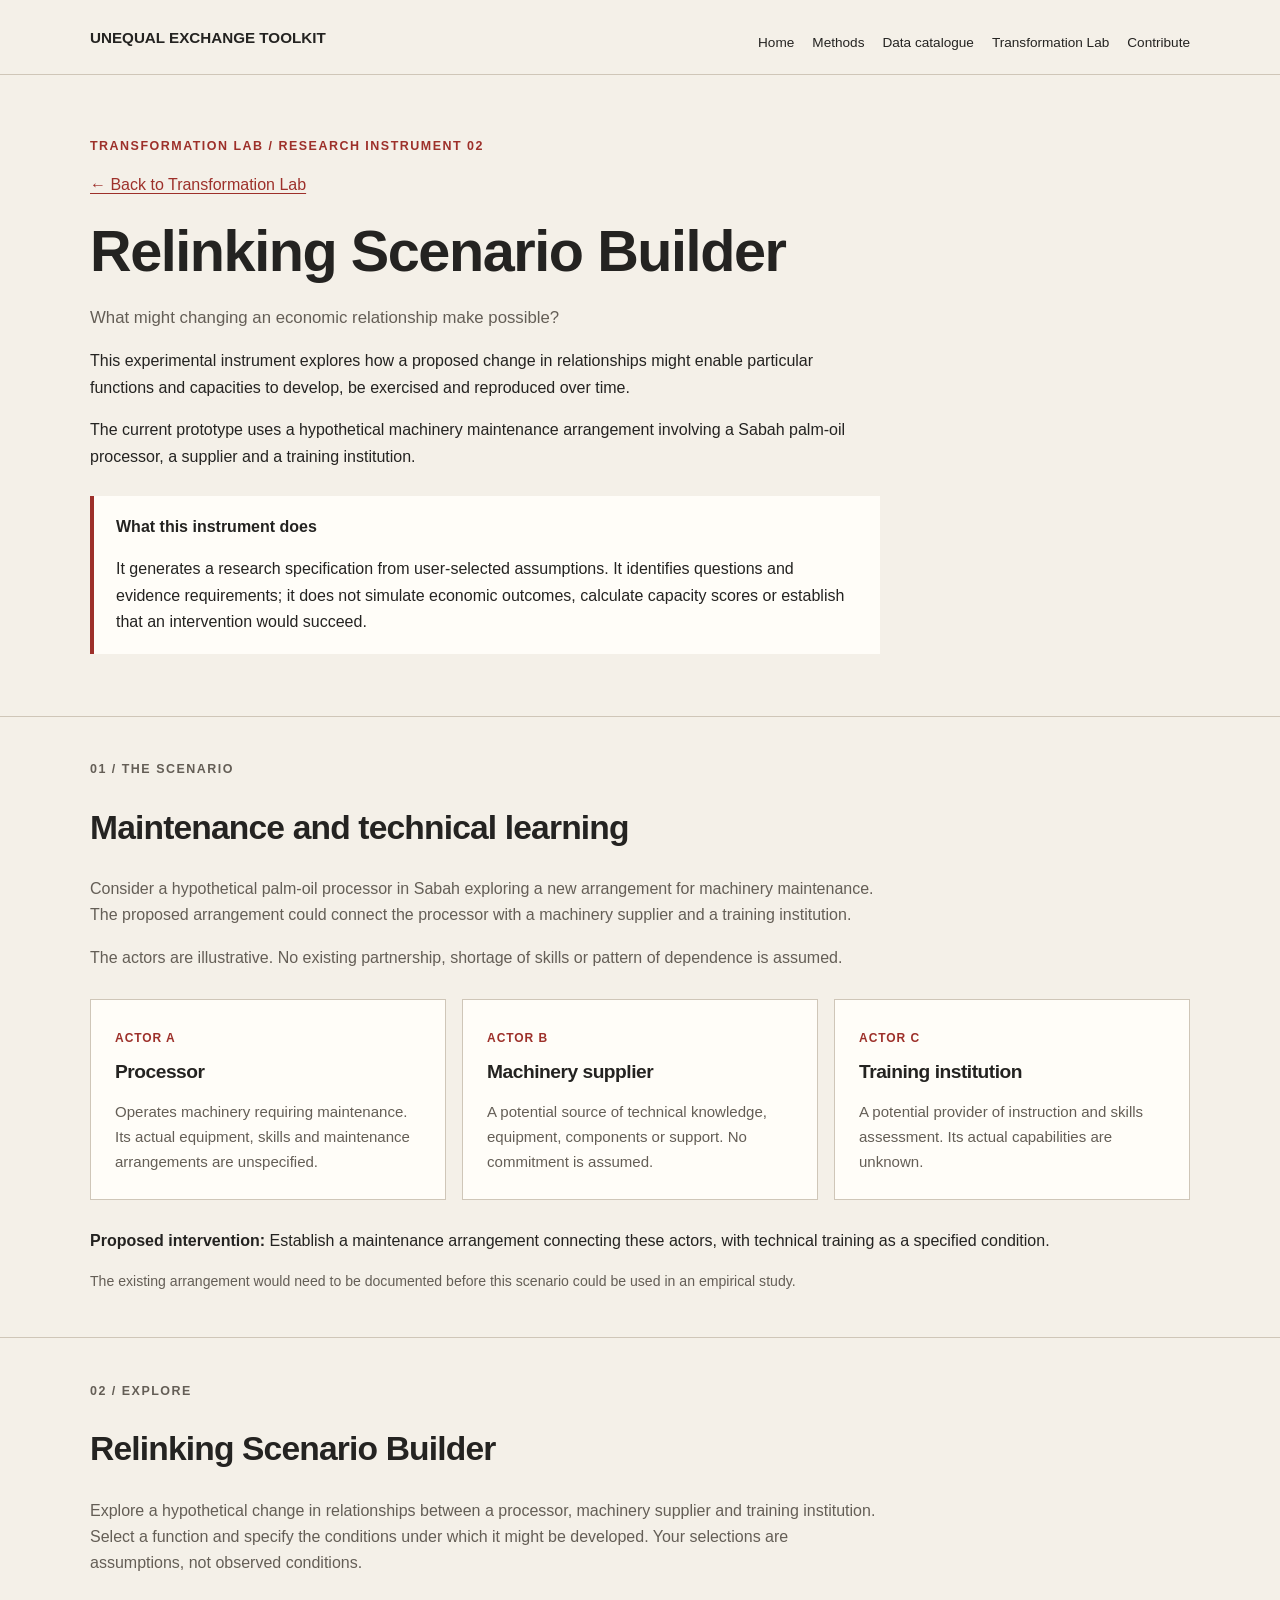
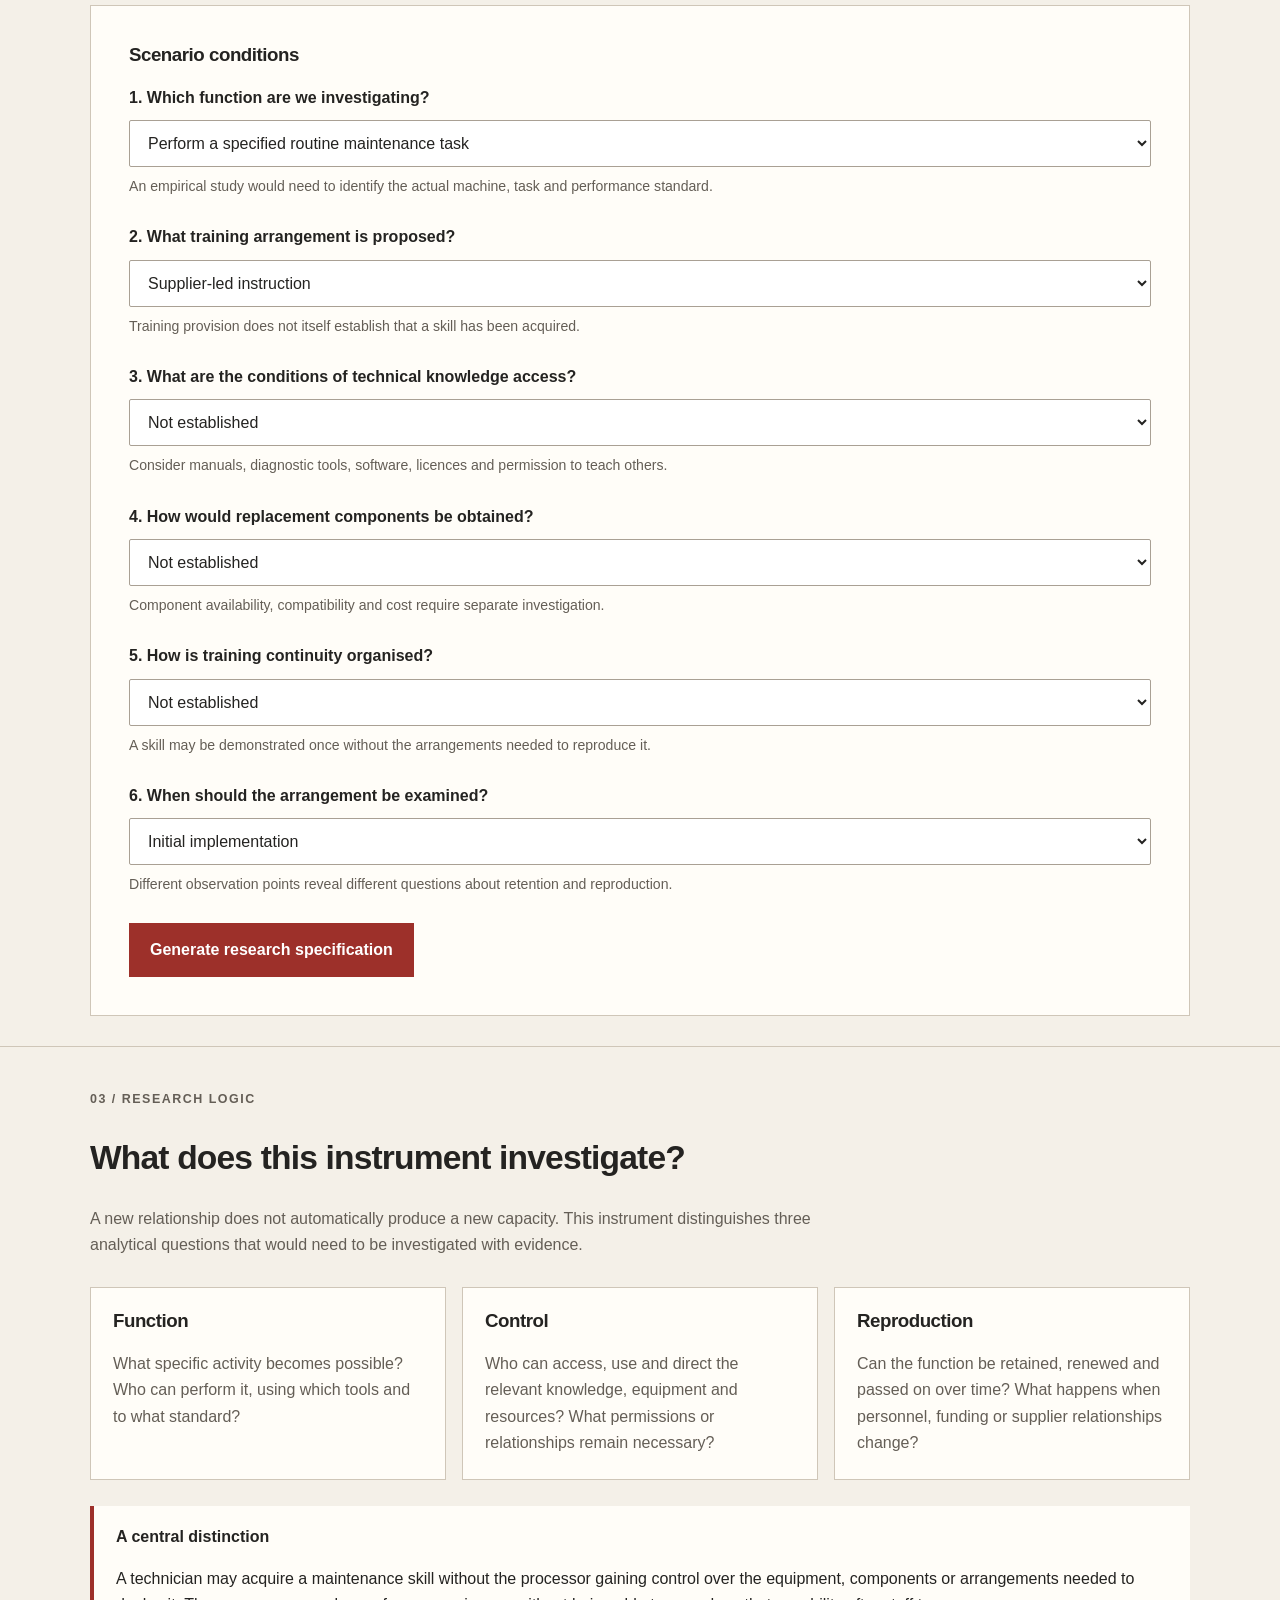
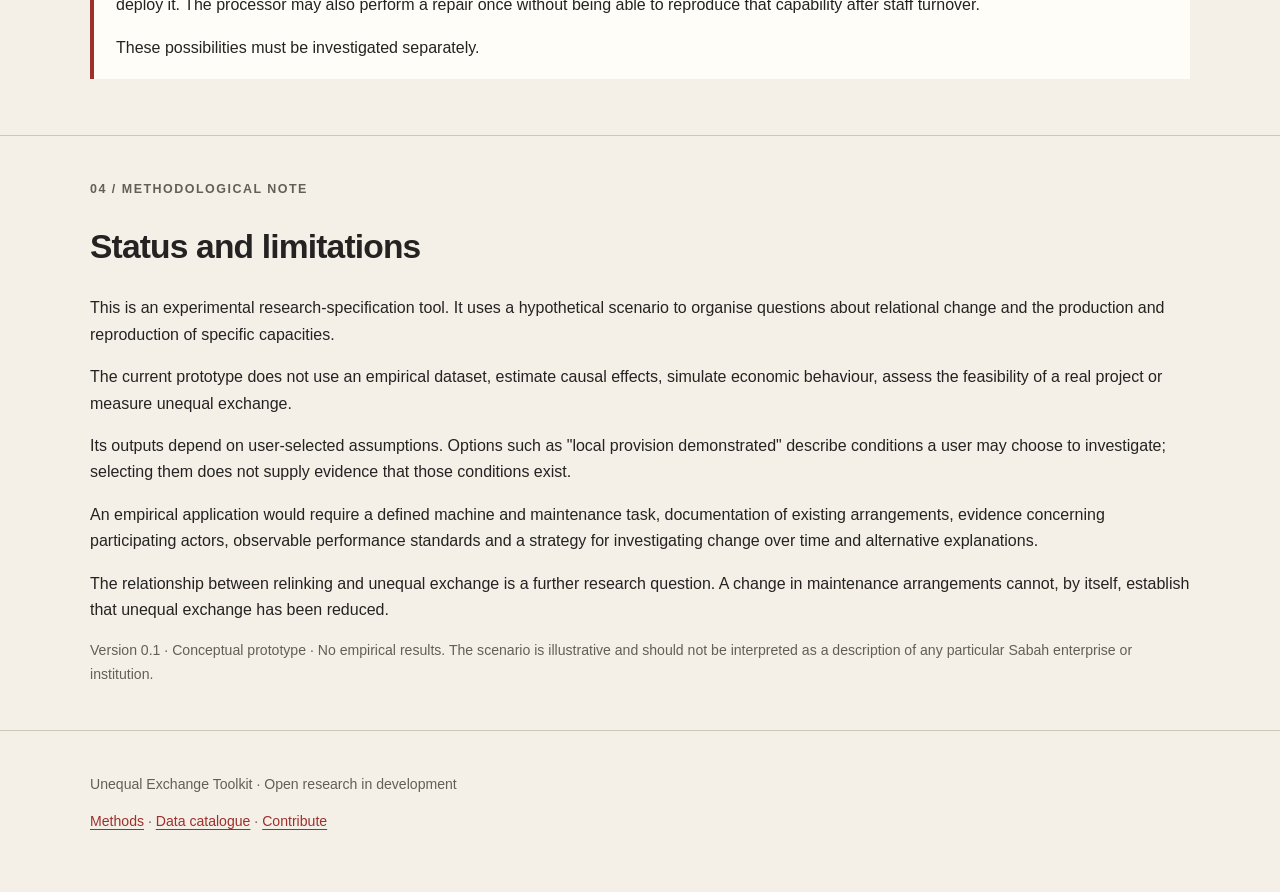
<file: transformation-lab/relinking-scenario/index.html>
<!DOCTYPE html>
<html lang="en">
<head>
  <meta charset="UTF-8">
  <meta name="viewport" content="width=device-width, initial-scale=1.0">
  <meta name="description" content="An experimental research tool for investigating how reorganising economic relationships might produce and reproduce collective capacities.">
  <title>Relinking Scenario Builder | Unequal Exchange Toolkit</title>
  <link rel="stylesheet" href="../../assets/style.css">

  <style>
    /* Page-specific styles. The site's shared stylesheet remains unchanged. */

    .lab-intro {
      max-width: 790px;
    }

    .lab-intro h1 {
      max-width: 850px;
    }

    .lab-kicker {
      color: #9d302a;
      font-size: 0.78rem;
      font-weight: 700;
      letter-spacing: 0.12em;
      text-transform: uppercase;
    }

    .lab-note {
      background: #fffdf8;
      border-left: 4px solid #9d302a;
      padding: 18px 22px;
      margin: 26px 0;
    }

    .lab-note p:last-child {
      margin-bottom: 0;
    }

    .lab-section-heading {
      max-width: 790px;
      margin-bottom: 28px;
    }

    .lab-section-heading p {
      color: #645e56;
    }

    .actor-grid {
      display: grid;
      grid-template-columns: repeat(3, minmax(0, 1fr));
      gap: 16px;
      margin: 28px 0;
    }

    .actor {
      background: #fffdf8;
      border: 1px solid #cfc6b8;
      padding: 24px;
    }

    .actor-number {
      color: #9d302a;
      font-size: 0.75rem;
      font-weight: 700;
      letter-spacing: 0.08em;
      text-transform: uppercase;
    }

    .actor h3 {
      margin: 10px 0;
      font-size: 1.2rem;
      line-height: 1.3;
    }

    .actor p {
      color: #645e56;
      font-size: 0.94rem;
      margin-bottom: 0;
    }

    .lab-form {
      background: #fffdf8;
      border: 1px solid #cfc6b8;
      padding: clamp(20px, 4vw, 38px);
    }

    .lab-form h3 {
      margin-top: 0;
    }

    .lab-field {
      margin: 0 0 26px;
    }

    .lab-field label {
      display: block;
      font-weight: 700;
      margin-bottom: 9px;
    }

    .lab-field select {
      display: block;
      width: 100%;
      padding: 13px 14px;
      border: 1px solid #a9a094;
      border-radius: 2px;
      background: #ffffff;
      color: #242321;
      font: inherit;
    }

    .lab-field select:focus,
    .lab-button:focus-visible {
      outline: 3px solid #9d302a;
      outline-offset: 3px;
    }

    .field-help {
      color: #645e56;
      font-size: 0.88rem;
      margin: 8px 0 0;
    }

    .lab-button {
      display: inline-block;
      border: 1px solid #9d302a;
      background: #9d302a;
      color: #ffffff;
      padding: 13px 20px;
      font: inherit;
      font-weight: 700;
      cursor: pointer;
      text-align: center;
    }

    .lab-button:hover {
      background: #76231e;
    }

    .lab-button.secondary {
      background: transparent;
      color: #9d302a;
    }

    .lab-button.secondary:hover {
      background: #f5e8e3;
    }

    .lab-actions {
      display: flex;
      flex-wrap: wrap;
      gap: 12px;
      margin-top: 24px;
    }

    .lab-output {
      margin-top: 32px;
      padding: clamp(20px, 4vw, 38px);
      border: 2px solid #9d302a;
      background: #fffdf8;
    }

    .lab-output[hidden] {
      display: none;
    }

    .lab-status {
      display: inline-block;
      color: #9d302a;
      font-size: 0.75rem;
      font-weight: 700;
      letter-spacing: 0.08em;
      text-transform: uppercase;
    }

    .lab-output h3 {
      margin: 12px 0 8px;
      font-size: clamp(1.5rem, 3vw, 2rem);
    }

    .lab-output h4 {
      margin: 28px 0 10px;
    }

    .lab-output ul {
      padding-left: 22px;
    }

    .lab-output li {
      margin-bottom: 9px;
    }

    .lab-summary {
      border-collapse: collapse;
      width: 100%;
      margin: 20px 0;
    }

    .lab-summary th,
    .lab-summary td {
      border-bottom: 1px solid #cfc6b8;
      padding: 12px 8px;
      text-align: left;
      vertical-align: top;
    }

    .lab-summary th {
      width: 34%;
    }

    .lab-warning {
      border: 1px solid #cfc6b8;
      background: #f4f0e8;
      padding: 18px;
      margin-top: 26px;
    }

    .lab-warning p:last-child {
      margin-bottom: 0;
    }

    .lab-small {
      color: #645e56;
      font-size: 0.88rem;
    }

    .lab-method-grid {
      display: grid;
      grid-template-columns: repeat(3, minmax(0, 1fr));
      gap: 16px;
      margin-top: 24px;
    }

    .lab-method-grid article {
      background: #fffdf8;
      border: 1px solid #cfc6b8;
      padding: 22px;
    }

    .lab-method-grid h3 {
      margin-top: 0;
    }

    .lab-method-grid p {
      color: #645e56;
      margin-bottom: 0;
    }

    .lab-divider {
      border: 0;
      border-top: 1px solid #cfc6b8;
      margin: 0;
    }

    .lab-footer {
      border-top: 1px solid #cfc6b8;
      padding: 28px 0 45px;
      color: #645e56;
      font-size: 0.88rem;
    }

    @media (max-width: 760px) {
      .actor-grid,
      .lab-method-grid {
        grid-template-columns: 1fr;
      }

      .lab-summary th {
        width: 40%;
      }

      .lab-button {
        width: 100%;
      }
    }
  </style>
</head>

<body>

  <header>
    <div class="container">
      <a class="brand" href="../../index.html">UNEQUAL EXCHANGE TOOLKIT</a>

      <nav aria-label="Main navigation">
        <a href="../../index.html">Home</a>
        <a href="../../methods/">Methods</a>
        <a href="../../data/">Data catalogue</a>
        <a href="../">Transformation Lab</a>
        <a href="../../contribute/">Contribute</a>
      </nav>
    </div>
  </header>

  <main id="main">

    <!-- INTRODUCTION -->

    <section class="hero">
      <div class="container">
        <div class="lab-intro">

          <p class="lab-kicker">
            Transformation Lab / Research instrument 02
          </p>

          <p>
            <a href="../">← Back to Transformation Lab</a>
          </p>

          <h1>Relinking Scenario Builder</h1>

          <p class="lead">
            What might changing an economic relationship make possible?
          </p>

          <p>
            This experimental instrument explores how a proposed change
            in relationships might enable particular functions and
            capacities to develop, be exercised and reproduced over time.
          </p>

          <p>
            The current prototype uses a hypothetical machinery maintenance
            arrangement involving a Sabah palm-oil processor, a supplier
            and a training institution.
          </p>

          <div class="lab-note">
            <strong>What this instrument does</strong>

            <p>
              It generates a research specification from user-selected
              assumptions. It identifies questions and evidence requirements;
              it does not simulate economic outcomes, calculate capacity
              scores or establish that an intervention would succeed.
            </p>
          </div>

        </div>
      </div>
    </section>


    <!-- SCENARIO -->

    <section>
      <div class="container">

        <div class="lab-section-heading">
          <p class="lab-kicker">01 / The scenario</p>

          <h2>Maintenance and technical learning</h2>

          <p>
            Consider a hypothetical palm-oil processor in Sabah
            exploring a new arrangement for machinery maintenance.
            The proposed arrangement could connect the processor
            with a machinery supplier and a training institution.
          </p>

          <p>
            The actors are illustrative. No existing partnership,
            shortage of skills or pattern of dependence is assumed.
          </p>
        </div>

        <div class="actor-grid">

          <article class="actor">
            <span class="actor-number">Actor A</span>
            <h3>Processor</h3>
            <p>
              Operates machinery requiring maintenance. Its actual
              equipment, skills and maintenance arrangements
              are unspecified.
            </p>
          </article>

          <article class="actor">
            <span class="actor-number">Actor B</span>
            <h3>Machinery supplier</h3>
            <p>
              A potential source of technical knowledge, equipment,
              components or support. No commitment is assumed.
            </p>
          </article>

          <article class="actor">
            <span class="actor-number">Actor C</span>
            <h3>Training institution</h3>
            <p>
              A potential provider of instruction and skills
              assessment. Its actual capabilities are unknown.
            </p>
          </article>

        </div>

        <p>
          <strong>Proposed intervention:</strong>
          Establish a maintenance arrangement connecting these actors,
          with technical training as a specified condition.
        </p>

        <p class="lab-small">
          The existing arrangement would need to be documented before
          this scenario could be used in an empirical study.
        </p>

      </div>
    </section>

    <hr class="lab-divider">


    <!-- INTERACTIVE BUILDER -->

    <section id="scenario-builder">
      <div class="container">

        <div class="lab-section-heading">

          <p class="lab-kicker">02 / Explore</p>

          <h2>Relinking Scenario Builder</h2>

          <p>
            Explore a hypothetical change in relationships between a processor,
            machinery supplier and training institution. Select a function
            and specify the conditions under which it might be developed.
            Your selections are assumptions, not observed conditions.
          </p>

        </div>

        <form id="relinking-form" class="lab-form">

          <h3>Scenario conditions</h3>

          <div class="lab-field">

            <label for="task">
              1. Which function are we investigating?
            </label>

            <select id="task" name="task">
              <option value="routine">
                Perform a specified routine maintenance task
              </option>
              <option value="fault">
                Diagnose and repair a specified fault
              </option>
              <option value="train">
                Train an additional technician
              </option>
            </select>

            <p class="field-help">
              An empirical study would need to identify the
              actual machine, task and performance standard.
            </p>

          </div>


          <div class="lab-field">

            <label for="training">
              2. What training arrangement is proposed?
            </label>

            <select id="training" name="training">
              <option value="supplier">
                Supplier-led instruction
              </option>
              <option value="joint">
                Joint supplier–institution training
              </option>
              <option value="institution">
                Training institution-led instruction
              </option>
              <option value="none">
                No training arrangement specified
              </option>
            </select>

            <p class="field-help">
              Training provision does not itself establish
              that a skill has been acquired.
            </p>

          </div>


          <div class="lab-field">

            <label for="knowledge">
              3. What are the conditions of technical knowledge access?
            </label>

            <select id="knowledge" name="knowledge">
              <option value="unknown">
                Not established
              </option>
              <option value="restricted">
                Use depends on supplier permission
              </option>
              <option value="shared">
                Documented permission to use and teach
              </option>
              <option value="independent">
                Locally held and usable without continuing
                supplier permission
              </option>
            </select>

            <p class="field-help">
              Consider manuals, diagnostic tools, software,
              licences and permission to teach others.
            </p>

          </div>


          <div class="lab-field">

            <label for="parts">
              4. How would replacement components be obtained?
            </label>

            <select id="parts" name="parts">
              <option value="unknown">
                Not established
              </option>
              <option value="supplier">
                Supplier-controlled access
              </option>
              <option value="alternative">
                Documented alternative sourcing
              </option>
              <option value="local">
                Local provision demonstrated
              </option>
            </select>

            <p class="field-help">
              Component availability, compatibility and cost
              require separate investigation.
            </p>

          </div>


          <div class="lab-field">

            <label for="continuity">
              5. How is training continuity organised?
            </label>

            <select id="continuity" name="continuity">
              <option value="unknown">
                Not established
              </option>
              <option value="individual">
                Depends on named individuals
              </option>
              <option value="institution">
                Institutional responsibility specified
              </option>
              <option value="demonstrated">
                Continuity demonstrated with evidence
              </option>
            </select>

            <p class="field-help">
              A skill may be demonstrated once without the
              arrangements needed to reproduce it.
            </p>

          </div>


          <div class="lab-field">

            <label for="time">
              6. When should the arrangement be examined?
            </label>

            <select id="time" name="time">
              <option value="initial">
                Initial implementation
              </option>
              <option value="cycle">
                After one operating cycle
              </option>
              <option value="turnover">
                Following technician turnover
              </option>
              <option value="disruption">
                Following supplier disruption
              </option>
            </select>

            <p class="field-help">
              Different observation points reveal different
              questions about retention and reproduction.
            </p>

          </div>

          <button class="lab-button" type="submit">
            Generate research specification
          </button>

        </form>


        <!-- GENERATED OUTPUT -->

        <div
          id="lab-output"
          class="lab-output"
          role="region"
          aria-label="Generated research specification"
          aria-live="polite"
          hidden
        >

          <span class="lab-status">
            Research specification generated
          </span>

          <h3 id="output-title"></h3>

          <p>
            This specification identifies what would need to be
            investigated. It does not determine whether the
            intervention succeeds.
          </p>

          <table class="lab-summary">
            <tbody id="output-summary"></tbody>
          </table>

          <h4>Research questions</h4>

          <ul id="output-questions"></ul>

          <h4>Evidence required</h4>

          <ul id="output-evidence"></ul>

          <div class="lab-warning">

            <strong>Analytical status: undetermined</strong>

            <p>
              The selected conditions are hypothetical assumptions.
              No conclusion about capacity formation, autonomy,
              reduced dependence or long-term reproduction follows
              from these selections alone.
            </p>

          </div>

          <div class="lab-actions">

            <button
              id="copy-specification"
              class="lab-button secondary"
              type="button"
            >
              Copy specification
            </button>

            <button
              id="reset-scenario"
              class="lab-button secondary"
              type="button"
            >
              Start again
            </button>

          </div>

          <p
            id="copy-message"
            class="lab-small"
            role="status"
            aria-live="polite"
          ></p>

        </div>

      </div>
    </section>

    <hr class="lab-divider">


    <!-- RESEARCH LOGIC -->

    <section>
      <div class="container">

        <div class="lab-section-heading">

          <p class="lab-kicker">03 / Research logic</p>

          <h2>What does this instrument investigate?</h2>

          <p>
            A new relationship does not automatically produce
            a new capacity. This instrument distinguishes three analytical
            questions that would need to be investigated with evidence.
          </p>

        </div>

        <div class="lab-method-grid">

          <article>

            <h3>Function</h3>

            <p>
              What specific activity becomes possible?
              Who can perform it, using which tools and
              to what standard?
            </p>

          </article>

          <article>

            <h3>Control</h3>

            <p>
              Who can access, use and direct the relevant
              knowledge, equipment and resources?
              What permissions or relationships remain necessary?
            </p>

          </article>

          <article>

            <h3>Reproduction</h3>

            <p>
              Can the function be retained, renewed and
              passed on over time? What happens when
              personnel, funding or supplier relationships change?
            </p>

          </article>

        </div>

        <div class="lab-note">

          <strong>A central distinction</strong>

          <p>
            A technician may acquire a maintenance skill without
            the processor gaining control over the equipment,
            components or arrangements needed to deploy it.
            The processor may also perform a repair once without
            being able to reproduce that capability after staff turnover.
          </p>

          <p>
            These possibilities must be investigated separately.
          </p>

        </div>

      </div>
    </section>

    <hr class="lab-divider">


    <!-- METHODS AND LIMITATIONS -->

    <section id="methodological-note">
      <div class="container">

        <div class="lab-section-heading">

          <p class="lab-kicker">04 / Methodological note</p>

          <h2>Status and limitations</h2>

        </div>

        <p>
          This is an experimental research-specification tool.
          It uses a hypothetical scenario to organise questions
          about relational change and the production and
          reproduction of specific capacities.
        </p>

        <p>
          The current prototype does not use an empirical dataset,
          estimate causal effects, simulate economic behaviour,
          assess the feasibility of a real project or measure
          unequal exchange.
        </p>

        <p>
          Its outputs depend on user-selected assumptions.
          Options such as "local provision demonstrated" describe
          conditions a user may choose to investigate; selecting
          them does not supply evidence that those conditions exist.
        </p>

        <p>
          An empirical application would require a defined
          machine and maintenance task, documentation of existing
          arrangements, evidence concerning participating actors,
          observable performance standards and a strategy for
          investigating change over time and alternative explanations.
        </p>

        <p>
          The relationship between relinking and unequal exchange
          is a further research question. A change in maintenance
          arrangements cannot, by itself, establish that unequal
          exchange has been reduced.
        </p>

        <p class="lab-small">
          Version 0.1 · Conceptual prototype · No empirical results.
          The scenario is illustrative and should not be interpreted
          as a description of any particular Sabah enterprise
          or institution.
        </p>

      </div>
    </section>

  </main>


  <footer class="lab-footer">
    <div class="container">
      <p>
        Unequal Exchange Toolkit · Open research in development
      </p>

      <p>
        <a href="../../methods/">Methods</a> ·
        <a href="../../data/">Data catalogue</a> ·
        <a href="../../contribute/">Contribute</a>
      </p>
    </div>
  </footer>


  <!-- INTERACTION -->

  <script>
    "use strict";

    const form = document.getElementById("relinking-form");
    const output = document.getElementById("lab-output");
    const outputTitle = document.getElementById("output-title");
    const outputSummary = document.getElementById("output-summary");
    const outputQuestions = document.getElementById("output-questions");
    const outputEvidence = document.getElementById("output-evidence");
    const copyButton = document.getElementById("copy-specification");
    const resetButton = document.getElementById("reset-scenario");
    const copyMessage = document.getElementById("copy-message");

    let currentSpecification = "";

    const labels = {
      task: {
        routine: "Perform a specified routine maintenance task",
        fault: "Diagnose and repair a specified fault",
        train: "Train an additional technician"
      },

      training: {
        supplier: "Supplier-led instruction",
        joint: "Joint supplier–institution training",
        institution: "Training institution-led instruction",
        none: "No training arrangement specified"
      },

      knowledge: {
        unknown: "Not established",
        restricted: "Use depends on supplier permission",
        shared: "Documented permission to use and teach",
        independent:
          "Locally held and usable without continuing supplier permission"
      },

      parts: {
        unknown: "Not established",
        supplier: "Supplier-controlled access",
        alternative: "Documented alternative sourcing",
        local: "Local provision demonstrated"
      },

      continuity: {
        unknown: "Not established",
        individual: "Depends on named individuals",
        institution: "Institutional responsibility specified",
        demonstrated: "Continuity demonstrated with evidence"
      },

      time: {
        initial: "Initial implementation",
        cycle: "After one operating cycle",
        turnover: "Following technician turnover",
        disruption: "Following supplier disruption"
      }
    };


    function addListItem(list, text) {
      const item = document.createElement("li");
      item.textContent = text;
      list.appendChild(item);
    }


    function addSummaryRow(label, value) {
      const row = document.createElement("tr");
      const heading = document.createElement("th");
      const cell = document.createElement("td");

      heading.scope = "row";
      heading.textContent = label;
      cell.textContent = value;

      row.appendChild(heading);
      row.appendChild(cell);

      outputSummary.appendChild(row);
    }


    function buildQuestions(values) {
      const questions = [
        "Can the specified function actually be performed to a defined standard?",
        "Which actors, tools, resources and relationships are necessary to perform it?",
        "Who can authorise and direct the maintenance activity?"
      ];

      if (values.task === "routine") {
        questions.push(
          "Which routine maintenance procedures are required, and how would competent performance be demonstrated?"
        );
      }

      if (values.task === "fault") {
        questions.push(
          "Can technicians diagnose the specified fault and complete a safe, technically adequate repair?"
        );
      }

      if (values.task === "train") {
        questions.push(
          "Can an additional technician demonstrate the relevant competence independently of course attendance?"
        );
      }

      if (values.training === "none") {
        questions.push(
          "Without a specified training arrangement, how would the necessary skills be acquired and renewed?"
        );
      } else {
        questions.push(
          "Does the proposed training arrangement produce demonstrable competence rather than attendance alone?"
        );
      }

      if (values.training === "supplier") {
        questions.push(
          "What would happen to training provision if the supplier withdrew?"
        );
      }

      if (values.training === "joint") {
        questions.push(
          "How would teaching responsibilities, knowledge access and assessment be distributed between the supplier and training institution?"
        );
      }

      if (values.training === "institution") {
        questions.push(
          "Does the training institution have access to the equipment, technical information and instructors required?"
        );
      }

      if (values.knowledge === "unknown") {
        questions.push(
          "Who has permission to access, use, modify and teach the relevant technical knowledge?"
        );
      }

      if (values.knowledge === "restricted") {
        questions.push(
          "What functions would remain dependent on supplier permission, and what would happen if that permission changed?"
        );
      }

      if (
        values.knowledge === "shared" ||
        values.knowledge === "independent"
      ) {
        questions.push(
          "What documentary and practical evidence establishes the selected knowledge-access conditions?"
        );
      }

      if (values.parts === "unknown") {
        questions.push(
          "Which replacement components are necessary, and how can they be obtained?"
        );
      }

      if (values.parts === "supplier") {
        questions.push(
          "Can maintenance continue if supplier-controlled components become unavailable?"
        );
      }

      if (
        values.parts === "alternative" ||
        values.parts === "local"
      ) {
        questions.push(
          "Are the proposed component sources technically compatible, reliable and affordable?"
        );
      }

      if (values.continuity === "unknown") {
        questions.push(
          "Who would be responsible for retaining and renewing the relevant skills?"
        );
      }

      if (values.continuity === "individual") {
        questions.push(
          "What happens if the individuals on whom the arrangement depends leave?"
        );
      }

      if (
        values.continuity === "institution" ||
        values.continuity === "demonstrated"
      ) {
        questions.push(
          "What evidence shows that institutional responsibility or continuity functions in practice?"
        );
      }

      if (values.time === "initial") {
        questions.push(
          "What evidence would establish the initial capability, and which longer-term outcomes remain untested?"
        );
      }

      if (values.time === "cycle") {
        questions.push(
          "Has the function been retained and renewed across an operating cycle?"
        );
      }

      if (values.time === "turnover") {
        questions.push(
          "Can the function still be performed after experienced technicians leave?"
        );
      }

      if (values.time === "disruption") {
        questions.push(
          "Can the function continue if the supplier relationship is interrupted?"
        );
      }

      return questions;
    }


    function buildEvidence(values) {
      const evidence = [
        "Identification of a specific machine, task and observable performance standard.",
        "Documentation of the existing maintenance arrangement.",
        "Evidence identifying the participating actors and their actual roles.",
        "Records or observations establishing whether the specified function can be performed.",
        "Documentation of access to relevant tools, manuals, software and technical knowledge.",
        "Maintenance records, interviews or other evidence concerning authority and responsibility."
      ];

      if (values.training !== "none") {
        evidence.push(
          "Training plans, instructional resources, assessment criteria and demonstrated trainee performance."
        );
      } else {
        evidence.push(
          "Evidence establishing how relevant skills are acquired in the absence of a specified training arrangement."
        );
      }

      if (values.knowledge === "restricted") {
        evidence.push(
          "Contracts, licences or other records establishing supplier permissions and restrictions."
        );
      } else {
        evidence.push(
          "Documents and observations establishing the actual conditions of technical knowledge access and use."
        );
      }

      evidence.push(
        "Component specifications, procurement arrangements and evidence of availability and compatibility."
      );

      evidence.push(
        "Records identifying who finances maintenance, training and replacement resources."
      );

      if (
        values.continuity === "institution" ||
        values.continuity === "demonstrated"
      ) {
        evidence.push(
          "Institutional records and longitudinal observations establishing whether responsibility and continuity operate in practice."
        );
      } else {
        evidence.push(
          "Evidence identifying responsibility for succession, continued training and knowledge retention."
        );
      }

      if (values.time === "turnover") {
        evidence.push(
          "Observations or records of maintenance performance before and after technician turnover."
        );
      }

      if (values.time === "disruption") {
        evidence.push(
          "Evidence of what happens to maintenance functions during an actual disruption, or an explicitly labelled hypothetical stress test."
        );
      }

      if (values.time === "cycle") {
        evidence.push(
          "Observations across a defined operating cycle, including retention of skills and renewal of necessary inputs."
        );
      }

      evidence.push(
        "Documentation of alternative explanations for any observed change."
      );

      return evidence;
    }


    function generateSpecification(event) {
      event.preventDefault();

      const values = {
        task: form.elements.task.value,
        training: form.elements.training.value,
        knowledge: form.elements.knowledge.value,
        parts: form.elements.parts.value,
        continuity: form.elements.continuity.value,
        time: form.elements.time.value
      };

      const questions = buildQuestions(values);
      const evidence = buildEvidence(values);

      outputTitle.textContent = labels.task[values.task];

      outputSummary.replaceChildren();
      outputQuestions.replaceChildren();
      outputEvidence.replaceChildren();

      const summary = [
        ["Function", labels.task[values.task]],
        ["Training arrangement", labels.training[values.training]],
        ["Knowledge access", labels.knowledge[values.knowledge]],
        ["Component access", labels.parts[values.parts]],
        ["Training continuity", labels.continuity[values.continuity]],
        ["Observation point", labels.time[values.time]]
      ];

      summary.forEach(function (row) {
        addSummaryRow(row[0], row[1]);
      });

      questions.forEach(function (question) {
        addListItem(outputQuestions, question);
      });

      evidence.forEach(function (item) {
        addListItem(outputEvidence, item);
      });

      currentSpecification = [
        "TRANSFORMATION LAB — RELINKING SCENARIO SPECIFICATION",
        "Prototype 01: Maintenance and technical learning",
        "",
        "STATUS: Hypothetical scenario; no empirical outcome established.",
        "",
        "SCENARIO CONDITIONS",
        ...summary.map(function (row) {
          return row[0] + ": " + row[1];
        }),
        "",
        "RESEARCH QUESTIONS",
        ...questions.map(function (question, index) {
          return (index + 1) + ". " + question;
        }),
        "",
        "EVIDENCE REQUIRED",
        ...evidence.map(function (item, index) {
          return (index + 1) + ". " + item;
        }),
        "",
        "LIMITATION",
        "The selected conditions are hypothetical assumptions. " +
        "No conclusion about capacity formation, autonomy, reduced " +
        "dependence or long-term reproduction follows from these " +
        "selections alone."
      ].join("\n");

      copyMessage.textContent = "";
      output.hidden = false;

      output.scrollIntoView({
        behavior: "smooth",
        block: "start"
      });
    }


    async function copySpecification() {
      if (!currentSpecification) {
        return;
      }

      try {
        await navigator.clipboard.writeText(currentSpecification);
        copyMessage.textContent = "Specification copied.";
      } catch (error) {
        copyMessage.textContent =
          "Automatic copying is unavailable in this browser. " +
          "You can select and copy the specification above.";
      }
    }


    function resetScenario() {
      form.reset();

      output.hidden = true;
      currentSpecification = "";
      copyMessage.textContent = "";

      document.getElementById("scenario-builder").scrollIntoView({
        behavior: "smooth",
        block: "start"
      });

      form.elements.task.focus({
        preventScroll: true
      });
    }


    form.addEventListener("submit", generateSpecification);
    copyButton.addEventListener("click", copySpecification);
    resetButton.addEventListener("click", resetScenario);

    /* Hide an existing output when assumptions change,
       so it cannot be mistaken for the current selections. */

    form.addEventListener("change", function () {
      output.hidden = true;
      currentSpecification = "";
      copyMessage.textContent = "";
    });
  </script>

</body>
</html>
</file>
<file: assets/style.css>
/* Unequal Exchange Toolkit — v0.2 */

:root {
  --paper: #f4f0e8;
  --ink: #242321;
  --red: #9d302a;
  --muted: #645e56;
  --line: #cfc6b8;
  --white: #fffdf8;
}

* {
  box-sizing: border-box;
}

body {
  margin: 0;
  background: var(--paper);
  color: var(--ink);
  font-family: Arial, Helvetica, sans-serif;
  line-height: 1.65;
}

a {
  color: var(--red);
  text-underline-offset: 3px;
}

a:hover {
  text-decoration-thickness: 2px;
}

.container {
  width: min(1100px, 90%);
  margin: 0 auto;
}

header {
  border-bottom: 1px solid var(--line);
  padding: 22px 0;
}

header .container {
  display: flex;
  justify-content: space-between;
  align-items: center;
  gap: 24px;
  flex-wrap: wrap;
}

.brand {
  color: var(--ink);
  font-weight: 800;
  text-decoration: none;
  font-size: 1.15rem;
}

nav {
  display: flex;
  flex-wrap: wrap;
  gap: 18px;
}

nav a {
  color: var(--ink);
  font-size: 0.9rem;
  text-decoration: none;
}

nav a:hover {
  color: var(--red);
}

.hero {
  padding: 90px 0 65px;
  border-bottom: 1px solid var(--line);
}

.eyebrow {
  color: var(--red);
  font-size: 0.8rem;
  font-weight: bold;
  text-transform: uppercase;
  letter-spacing: 0.12em;
}

h1, h2, h3 {
  line-height: 1.2;
  letter-spacing: -0.025em;
}

h1 {
  font-size: clamp(2.8rem, 7vw, 5.5rem);
  max-width: 900px;
  margin: 18px 0;
}

h2 {
  font-size: clamp(1.8rem, 4vw, 2.7rem);
}

.lead {
  font-size: 1.2rem;
  max-width: 750px;
  color: var(--muted);
}

section {
  padding: 50px 0;
}

.grid {
  display: grid;
  grid-template-columns: repeat(2, minmax(0, 1fr));
  gap: 20px;
}

.card {
  padding: 28px;
  background: var(--white);
  border: 1px solid var(--line);
}

.card h3 {
  margin-top: 0;
}

.card p {
  color: var(--muted);
}

.tag {
  color: var(--red);
  font-size: 0.75rem;
  font-weight: bold;
  text-transform: uppercase;
  letter-spacing: 0.08em;
}

.button {
  display: inline-block;
  padding: 12px 20px;
  background: var(--red);
  color: white;
  text-decoration: none;
  font-weight: bold;
}

.button:hover {
  background: #74231f;
  color: white;
}

footer {
  border-top: 1px solid var(--line);
  padding: 35px 0;
  color: var(--muted);
  font-size: 0.9rem;
}

@media (max-width: 700px) {
  .hero {
    padding: 55px 0 40px;
  }

  .grid {
    grid-template-columns: 1fr;
  }

  header .container {
    align-items: flex-start;
  }

  nav {
    gap: 12px;
  }
}

/* Compact layout refinements */

.hero {
  padding: 48px 0 36px;
}

h1 {
  font-size: clamp(2.1rem, 4.5vw, 3.6rem);
  max-width: 850px;
}

h2 {
  font-size: clamp(1.5rem, 3vw, 2.1rem);
}

.lead {
  font-size: 1.05rem;
  max-width: 760px;
}

section {
  padding: 30px 0;
}

.card {
  padding: 20px;
}

header {
  padding: 14px 0;
}

.brand {
  font-size: 0.95rem;
}

nav a {
  font-size: 0.85rem;
}

nav a:hover,
nav a:focus-visible {
  color: var(--red);
  text-decoration: underline;
}

@media (max-width: 700px) {
  .hero {
    padding: 36px 0 24px;
  }
}

/* v0.2 — Header and page alignment fixes */

/* Keep page content away from screen edges */
body > header,
body > main,
body > footer {
  width: 100%;
}

.container {
  width: min(1100px, calc(100% - 48px));
  margin-left: auto;
  margin-right: auto;
}

/* Accommodate the homepage's different header markup */
header {
  padding: 20px 24px;
}

header .container {
  padding: 0;
}

header nav {
  margin-top: 12px;
}

header .brand {
  display: inline-block;
  margin-right: 24px;
  line-height: 1.4;
}

/* Space out text that sits directly inside the header */
header > * + * {
  margin-top: 12px;
}

/* Prevent the homepage's title and version label colliding */
header .eyebrow,
header .tag {
  display: inline-block;
  margin: 8px 0;
}

/* Make the skip link accessible without permanently displaying it */
.skip-link {
  position: absolute;
  left: 16px;
  top: -100px;
  z-index: 1000;
  padding: 10px 14px;
  background: var(--white);
  color: var(--red);
}

.skip-link:focus {
  top: 12px;
}

/* Give content sensible spacing even without a .container wrapper */
main > section,
main > .hero {
  padding-left: 24px;
  padding-right: 24px;
}

/* Comfortable spacing on mobile */
@media (max-width: 700px) {
  header {
    padding: 16px 20px;
  }

  .container {
    width: calc(100% - 40px);
  }

  header nav {
    gap: 14px;
  }

  main > section,
  main > .hero {
    padding-left: 20px;
    padding-right: 20px;
  }
}
</file>
